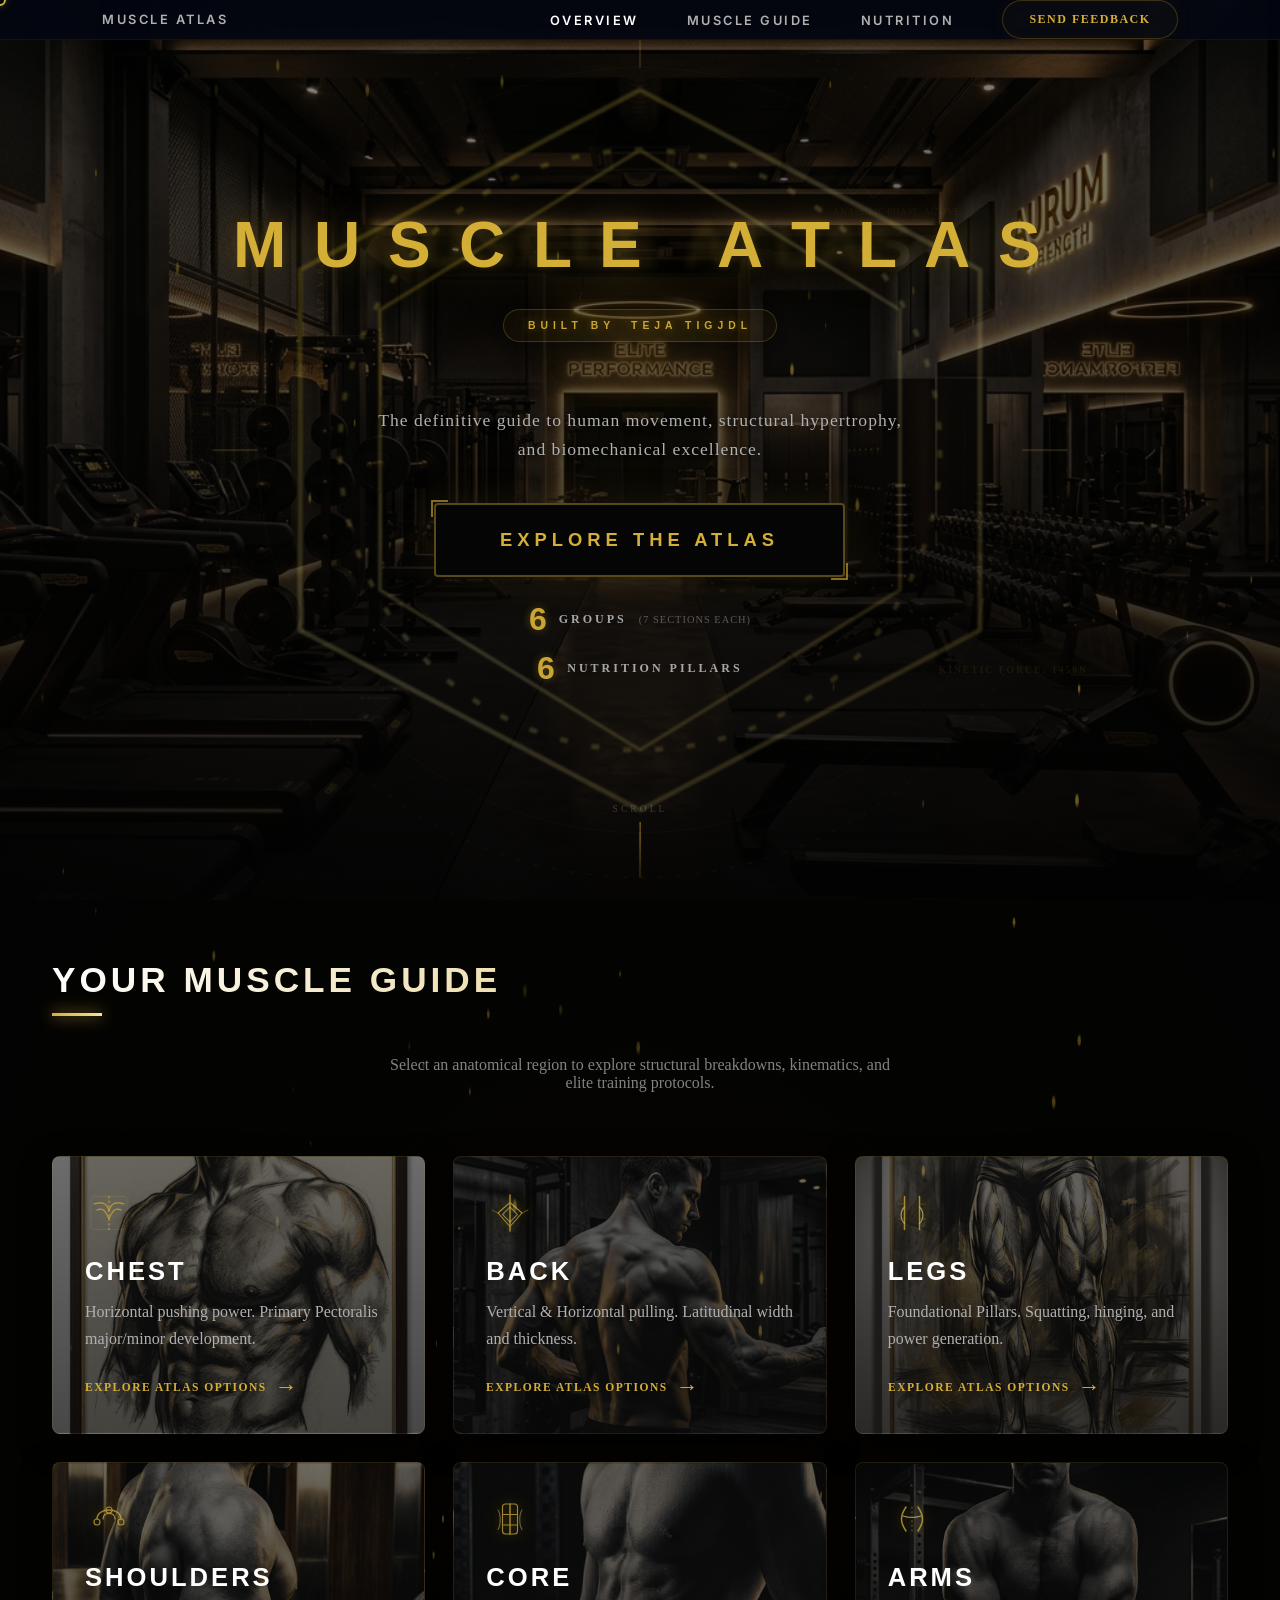
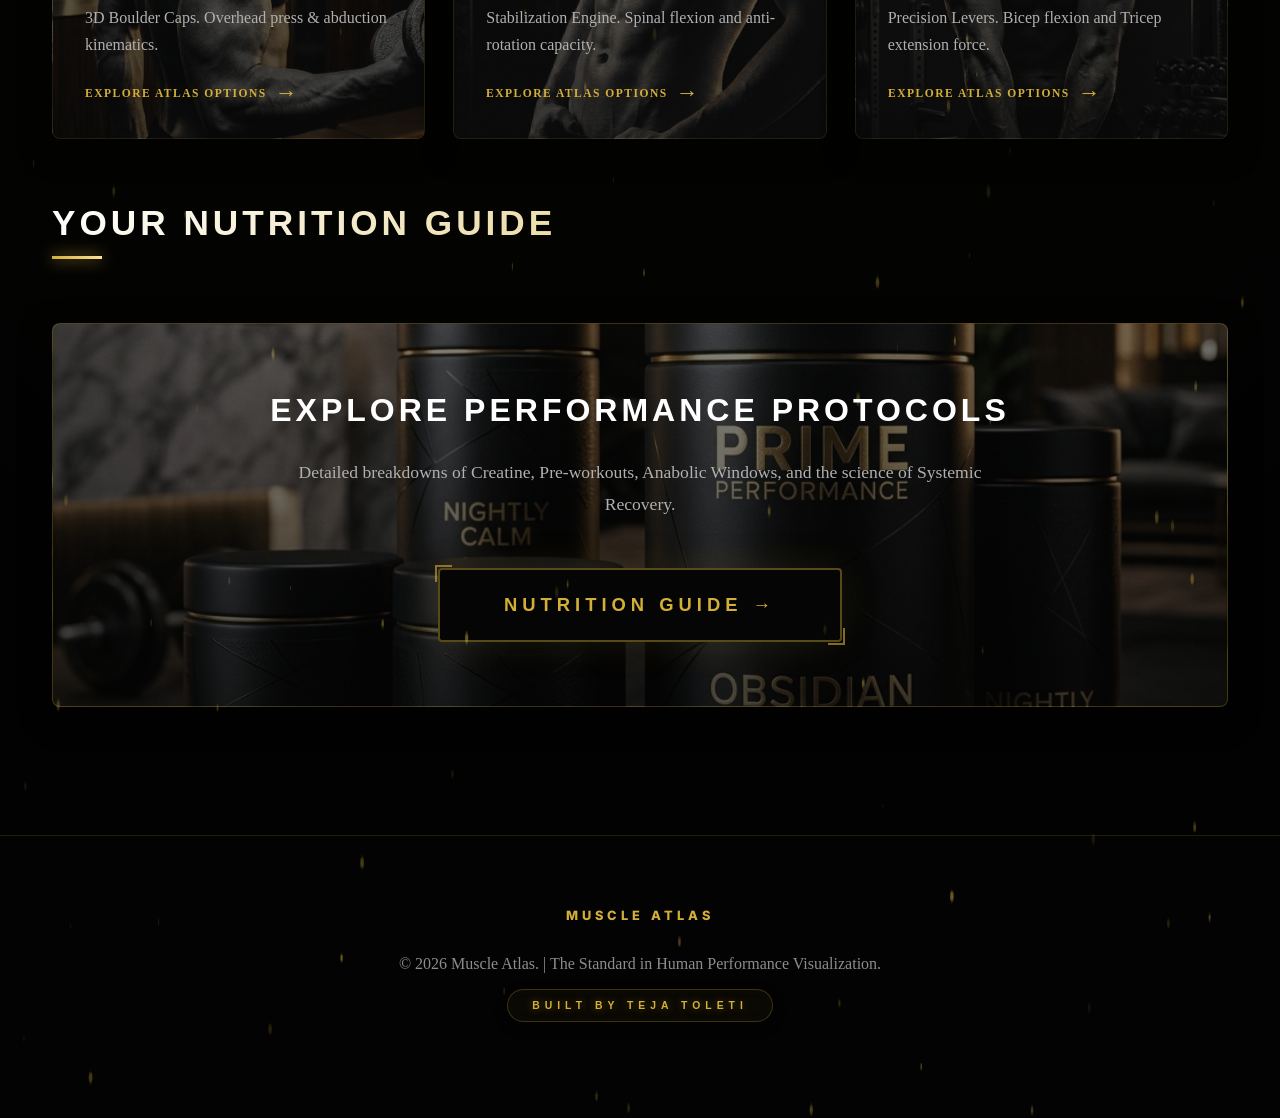
<file: index.html>
<!DOCTYPE html>
<html lang="en">
<head>
    <meta charset="UTF-8">
    <meta name="viewport" content="width=device-width, initial-scale=1.0">
    <title>Muscle Atlas | Premium Fitness Education</title>
    <meta name="description" content="Master your physique with Muscle Atlas. The definitive guide to muscle muscle, movement patterns, and science-backed training.">
    <link rel="stylesheet" href="css/style.css">
    <style>
        /* ═══════════════════════════════════
           HERO LAYOUT & INTERACTIVE BG
        ═══════════════════════════════════ */
        #hero {
            min-height: 100vh;
            display: flex;
            justify-content: center;
            align-items: center;
            position: relative;
            overflow: hidden;
            padding: 0;
        }

        /* ── MUSCLE ATLAS Professional Theme ── */
        .title-row {
            display: flex; align-items: center; justify-content: center;
            gap: 1.4rem; width: 100%; margin-bottom: 2rem;
            perspective: 2000px; transform-style: preserve-3d;
            transition: transform 0.6s cubic-bezier(0.23, 1, 0.32, 1);
        }

        .luxury-title {
            font-size: clamp(2.8rem, 5.5vw, 6.5rem);
            white-space: nowrap; font-weight: 900;
            letter-spacing: 12px; text-transform: uppercase;
            color: #d4af37 !important; /* Constant Gold */
            position: relative; display: inline-block;
            transform-style: preserve-3d;
            animation: initialFlip 1.4s cubic-bezier(0.22, 1, 0.36, 1) both;
            text-shadow: 0 0 10px rgba(212, 175, 55, 0.1);
        }

        .magic-letter {
            display: inline-block; position: relative;
            color: #d4af37 !important;
            transition: transform 0.8s cubic-bezier(0.175, 0.885, 0.32, 1.275);
            transform-style: preserve-3d;
        }

        .luxury-title:hover .magic-letter {
            transform: rotateY(360deg) scale(1.15) translateZ(40px);
        }

        /* ── EXPLORE BUTTON (High-Fidelity Magic) ── */
        .epic-btn {
            position: relative;
            display: inline-block;
            padding: 1.5rem 4rem;
            background: #050505 !important;
            color: #d4af37 !important;
            font-weight: 900; font-family: 'Outfit', sans-serif;
            font-size: 1.15rem; text-transform: uppercase;
            letter-spacing: 5px; border-radius: 4px;
            text-decoration: none;
            white-space: nowrap !important; /* Forces single line */
            transition: all 0.6s cubic-bezier(0.165, 0.84, 0.44, 1);
            border: 2px solid rgba(212, 175, 55, 0.4) !important; 
            box-shadow: 0 0 40px rgba(212, 175, 55, 0.1);
            z-index: 10;
            animation: ctaPowerFlip 1.2s 0.3s cubic-bezier(0.22, 1, 0.36, 1) both;
        }

        /* Diagnostic Brackets */
        .epic-btn::before, .epic-btn::after {
            content: '';
            position: absolute;
            width: 15px; height: 15px;
            border: 2px solid #d4af37;
            opacity: 0.6;
            transition: all 0.5s cubic-bezier(0.175, 0.885, 0.32, 1.275);
        }

        /* Top Left and Bottom Right */
        .epic-btn::before { top: -5px; left: -5px; border-right: 0; border-bottom: 0; }
        .epic-btn::after { bottom: -5px; right: -5px; border-left: 0; border-top: 0; }

        .epic-btn:hover {
            transform: translateY(-12px) scale(1.04);
            letter-spacing: 15px; /* Dramatic Physical Expansion */
            box-shadow: 0 0 100px rgba(212, 175, 55, 0.3), inset 0 0 20px rgba(212, 175, 55, 0.1);
            border-color: #d4af37 !important;
        }

        .epic-btn:hover::before { transform: translate(-10px, -10px) scale(1.3); opacity: 1; }
        .epic-btn:hover::after { transform: translate(10px, 10px) scale(1.3); opacity: 1; }

        @keyframes initialFlip {
            0%   { opacity: 0; transform: rotateX(-90deg) translateY(30px); }
            100% { opacity: 1; transform: rotateX(0deg) translateY(0); }
        }

        @keyframes ctaPowerFlip {
            0%   { opacity: 0; transform: rotateX(90deg) translateY(40px); }
            100% { opacity: 1; transform: rotateX(0deg) translateY(0); }
        }

        .btn-inner {
            display: inline-block;
            position: relative;
            z-index: 2;
        }

        .btn-parallax-text {
            display: inline-block;
            transition: transform 0.2s linear;
        }

        .btn-parallax-text {
            display: inline-block;
            transition: transform 0.2s linear;
        }

        @keyframes sheerSweep {
            0% { left: -100%; }
            20% { left: 200%; }
            100% { left: 200%; }
        }

        /* OVERRIDDEN */ .old-luxury-title {
            font-size: clamp(3.5rem, 7vw, 7.5rem);
            line-height: 1.05;
            letter-spacing: 2px;
            text-transform: uppercase;
            margin-bottom: 1.4rem;
            background: linear-gradient(to right, #C9A227 0%, #FFF3B0 25%, #FFD700 50%, #FFF3B0 75%, #C9A227 100%);
            background-size: 200% auto;
            -webkit-background-clip: text;
            background-clip: text;
            -webkit-text-fill-color: transparent;
            animation: textShine 8s linear infinite;
            filter: drop-shadow(0px 0px 15px rgba(255, 215, 0, 0.2));
            font-weight: 800;
        }

        @keyframes textShine {
            to {
                background-position: 200% center;
            }
        }
        
        /* ── CREATOR SIGNATURE (Luxury Style) ── */
        .magic-creator-tag {
            display: inline-flex;
            align-items: center;
            gap: 1rem;
            background: rgba(212, 175, 55, 0.04);
            border: 1px solid rgba(212, 175, 55, 0.25);
            padding: 10px 24px;
            border-radius: 40px;
            color: #d4af37 !important;
            font-size: 0.65rem;
            font-weight: 800;
            text-transform: uppercase;
            letter-spacing: 5px;
            text-decoration: none;
            backdrop-filter: blur(10px);
            -webkit-backdrop-filter: blur(10px);
            transition: all 0.6s cubic-bezier(0.165, 0.84, 0.44, 1);
            position: relative;
            overflow: hidden;
            margin-bottom: 2rem;
            box-shadow: 0 4px 15px rgba(0,0,0,0.2);
        }

        .magic-creator-tag::after {
            content: '';
            position: absolute;
            top: 0; left: -100%; width: 50%; height: 100%;
            background: linear-gradient(to right, transparent, rgba(255, 255, 255, 0.15), transparent);
            animation: tagShine 4s infinite cubic-bezier(0.445, 0.05, 0.55, 0.95);
        }

        @keyframes tagShine {
            0% { left: -100%; }
            20% { left: 200%; }
            100% { left: 200%; }
        }

        .magic-creator-tag:hover {
            transform: translateY(-5px);
            letter-spacing: 7px;
            border-color: #d4af37;
            background: rgba(212, 175, 55, 0.08);
            box-shadow: 0 10px 30px rgba(212, 175, 55, 0.15);
        }

        .sparkle {
            width: 4px; height: 4px;
            background: #d4af37;
            border-radius: 50%;
            box-shadow: 0 0 10px #d4af37;
            transition: all 0.5s;
        }

        .magic-creator-tag:hover .sparkle {
            transform: scale(1.5);
            box-shadow: 0 0 20px #d4af37;
        }

        /* ── Center content ── */
        .hero-center {
            z-index: 5;
            text-align: center;
            padding: 0 2vw;
            max-width: 600px;
        }

        .hero-center h1 {
            font-size: clamp(2.8rem, 5vw, 6.5rem);
            line-height: 1.0;
            letter-spacing: 5px;
            text-transform: uppercase;
            margin-bottom: 1.4rem;
        }

        .hero-center p {
            font-size: clamp(0.95rem, 1.2vw, 1.15rem);
            color: var(--text-secondary);
            line-height: 1.85;
            max-width: 500px;
            margin: 0 auto 2.4rem;
        }

        /* Stat bar under CTA */
        .hero-stats {
            display: flex;
            gap: 2.5rem;
            justify-content: center;
            margin-top: 3rem;
        }

        .hero-stat {
            text-align: center;
        }

        .hero-stat-num {
            font-size: 1.8rem;
            font-weight: 800;
            font-family: 'Outfit', sans-serif;
            background: linear-gradient(135deg, var(--accent-color), #FFF3B0);
            -webkit-background-clip: text;
            -webkit-text-fill-color: transparent;
            background-clip: text;
            display: block;
        }

        .hero-stat-lbl {
            font-size: 0.65rem;
            letter-spacing: 2px;
            color: var(--text-muted);
            text-transform: uppercase;
        }

        /* Scroll indicator */
        .scroll-hint {
            position: absolute;
            bottom: 28px;
            left: 50%;
            transform: translateX(-50%);
            display: flex;
            flex-direction: column;
            align-items: center;
            gap: 8px;
            color: rgba(255,255,255,0.2);
            font-size: 0.6rem;
            letter-spacing: 3px;
            text-transform: uppercase;
            z-index: 10;
        }

        .scroll-hint-line {
            width: 1px;
            height: 50px;
            background: linear-gradient(to bottom, rgba(201, 162, 39, 0.8), transparent);
            animation: scrollPulse 2s ease-in-out infinite;
        }

        @keyframes scrollPulse {
            0%, 100% { opacity: 0.3; transform: scaleY(1); }
            50%       { opacity: 0.9; transform: scaleY(1.15); }
        }

        /* ── Cards ─────────────────────────── */
        #atlas .glass-card:nth-child(1) { --delay: 0.05s; }
        #atlas .glass-card:nth-child(2) { --delay: 0.12s; }
        #atlas .glass-card:nth-child(3) { --delay: 0.19s; }
        #atlas .glass-card:nth-child(4) { --delay: 0.26s; }
        #atlas .glass-card:nth-child(5) { --delay: 0.33s; }
        #atlas .glass-card:nth-child(6) { --delay: 0.40s; }
        .card-cta { margin-top: auto; padding-top: 1.4rem; font-weight: 700; font-size: 0.72rem;
            display: flex; align-items: center; gap: 0.5rem; color: var(--accent-color);
            text-transform: uppercase; letter-spacing: 1.5px; transition: var(--transition-fast); }
        .glass-card:hover .card-cta { gap: 0.9rem; color: var(--highlight-gold); text-shadow: 0 0 10px rgba(255,243,176,0.3); }
        .card-cta span { font-size: 1.1rem; }
        #atlas .glass-card { display: flex; flex-direction: column; }
        #atlas .glass-card p { flex: 1; }

        /* Mobile Responsiveness Polish */
        @media (max-width: 900px) {
            #hero { padding-top: var(--nav-height); }
            .hero-center { padding: 2rem 5%; }
            .luxury-title { 
                white-space: normal !important; 
                letter-spacing: 6px !important; 
                font-size: clamp(2rem, 8vw, 3rem) !important;
                line-height: 1.2;
            }
            .title-row { flex-wrap: wrap; text-align: center; justify-content: center; }
            .title-ornament { display: none; } /* Hide horizontal decorators that break mobile flow */
            
            #magic-title {
                display: flex;
                flex-direction: column;
                align-items: center;
                gap: 0.2rem;
            }
            
            .title-spacer { display: none !important; } /* Eliminate the horizontal spacer on mobile */
            
            .epic-btn { 
                padding: 1rem 2rem !important; 
                font-size: 0.9rem !important;
                letter-spacing: 3px !important;
                white-space: normal !important;
            }
            .hero-stats { flex-wrap: wrap; gap: 1.5rem; }
        }
    </style>
</head>

<body>
    <canvas id="gravity-canvas"></canvas>
    <!-- Background depth system -->
    <div class="bg-visuals" aria-hidden="true"></div>
    <div class="bg-ambient-glow" aria-hidden="true"></div>
    <div class="ambient-lighting" aria-hidden="true"></div>
    
    <!-- Global Cinematic Magic Canvas (Automated by cinematic.js) -->

    <nav>
        <a href="index.html" class="logo">MUSCLE ATLAS</a>
        <ul class="nav-links">
            <li><a href="index.html" class="nav-link active">Overview</a></li>
            <li><a href="index.html#atlas" class="nav-link">Muscle Guide</a></li>
            <li><a href="nutrition.html" class="nav-link">Nutrition</a></li>
            <li><a href="mailto:tejatoleti12@gmail.com?subject=Muscle%20Atlas%20Feedback" id="feedback-btn" class="btn btn-pill-glow">Send Feedback</a></li>
        </ul>
    </nav>

    <header id="hero" style="background: linear-gradient(rgba(2, 2, 2, 0.45) 0%, rgba(2, 2, 2, 0.95) 100%), url('assets/hero_bg.png'); background-size: cover; background-position: center; background-attachment: fixed;">
    
        
        
        <!-- Localized Center-Emitter Canvas -->
        
        

        
        
        
        <!-- Technical Biomechanical Data Graphics -->
        <div class="hero-tech-ornaments" style="position: absolute; inset: 0; pointer-events: none; opacity: 0.15; z-index: 1; overflow: hidden;">
            <!-- Circular Tech Grid -->
            <svg viewBox="0 0 200 200" style="position:absolute; top:50%; left:50%; width:900px; height:900px; transform:translate(-50%,-50%); animation: slowSpin 80s linear infinite;">
                <circle cx="100" cy="100" r="95" fill="none" stroke="#d4af37" stroke-width="0.1" stroke-dasharray="1 3"/>
                <circle cx="100" cy="100" r="85" fill="none" stroke="#d4af37" stroke-width="0.05"/>
                <path d="M100,5 L100,15 M195,100 L185,100 M100,195 L100,185 M5,100 L15,100" stroke="#d4af37" stroke-width="0.5"/>
            </svg>
            
            <!-- Floating Data Labels -->
            <div style="position:absolute; top:35%; left:20%; color:var(--accent-color); font-size:0.6rem; letter-spacing:2px; font-weight:700; transform:rotate(-90deg); opacity:0.6;">DENSITY MAP: V-0.8</div>
            <div style="position:absolute; bottom:25%; right:15%; color:var(--accent-color); font-size:0.6rem; letter-spacing:2px; font-weight:700; opacity:0.6;">KINETIC FORCE: 1450N</div>
            <div style="position:absolute; top:20%; right:25%; color:var(--accent-color); font-size:10px; opacity:0.4;">
                <svg width="60" height="20">
                    <path d="M0,10 L10,2 L20,15 L30,5 L40,18 L50,10" fill="none" stroke="currentColor" stroke-width="1"/>
                </svg>
                <div style="margin-top:4px;">ANABOLIC PHASE: ACTIVE</div>
            </div>
        </div>

        <div class="hero-glass-core" style="position:absolute; top:50%; left:50%; width:100%; height:100%; max-width:800px; max-height:800px; transform:translate(-50%,-50%); pointer-events:none; z-index:0; opacity:0.18; filter: blur(1px) drop-shadow(0 0 20px rgba(212, 175, 55, 0.1)); overflow: hidden;">
            <!-- Intense ambient sub-glow -->
            <div style="position:absolute; top:50%; left:50%; width:300px; height:300px; transform:translate(-50%,-50%); background:radial-gradient(circle, rgba(201,162,39,0.15) 0%, transparent 70%); border-radius:50%; animation: pulseCore 4s infinite alternate;"></div>
            
            <svg viewBox="0 0 200 200" width="100%" height="100%" style="animation: slowSpin 40s linear infinite;">
                <defs>
                    <linearGradient id="goldGradCore" x1="0%" y1="0%" x2="100%" y2="100%">
                        <stop offset="0%" stop-color="#FFD700" />
                        <stop offset="50%" stop-color="#FFF3B0" />
                        <stop offset="100%" stop-color="#C9A227" />
                    </linearGradient>
                </defs>
                <polygon points="100,10 185,55 185,145 100,190 15,145 15,55" fill="none" stroke="url(#goldGradCore)" stroke-width="1.2"/>
                <circle cx="100" cy="100" r="75" fill="none" stroke="url(#goldGradCore)" stroke-width="1.2" stroke-dasharray="2 6"/>
                <polygon points="100,25 165,65 165,135 100,175 35,135 35,65" fill="none" stroke="url(#goldGradCore)" stroke-width="0.9" style="animation: reverseSpin 50s linear infinite; transform-origin: 100px 100px;"/>
            </svg>
            <style>
                @keyframes slowSpin { from { transform: rotate(0deg); } to { transform: rotate(360deg); } }
                @keyframes reverseSpin { from { transform: rotate(360deg); } to { transform: rotate(0deg); } }
                @keyframes pulseCore { from { transform: translate(-50%,-50%) scale(1); opacity: 0.5; } to { transform: translate(-50%,-50%) scale(1.3); opacity: 0.9; } }
            </style>
        </div>
        



        
        
        
        

        <div class="hero-center" style="z-index: 10; position: relative;">
            <div class="title-row">
                <div class="title-ornament">
                    <div class="ornament-line"></div>
                    <div class="ornament-diamond"></div>
                </div>
                <h1 id="magic-title" class="luxury-title" data-text="MUSCLE ATLAS" style="margin-bottom:0;">
                    <span style="display: inline-block; white-space: nowrap;">
                        <span class="magic-letter" style="--i:0">M</span>
                        <span class="magic-letter" style="--i:1">U</span>
                        <span class="magic-letter" style="--i:2">S</span>
                        <span class="magic-letter" style="--i:3">C</span>
                        <span class="magic-letter" style="--i:4">L</span>
                        <span class="magic-letter" style="--i:5">E</span>
                    </span>
                    <span class="title-spacer" style="margin-right: 1.5rem; display: inline-block;"></span> 
                    <span style="display: inline-block; white-space: nowrap;">
                        <span class="magic-letter" style="--i:6">A</span>
                        <span class="magic-letter" style="--i:7">T</span>
                        <span class="magic-letter" style="--i:8">L</span>
                        <span class="magic-letter" style="--i:9">A</span>
                        <span class="magic-letter" style="--i:10">S</span>
                    </span>
                </h1>
                <div class="title-ornament">
                    <div class="ornament-diamond"></div>
                    <div class="ornament-line"></div>
                </div>
            </div>
            <div style="margin-bottom: 2rem; opacity: 0.95; position: relative; display: inline-block;">
                <div class="hero-creator-aura"></div>
                <span class="magic-creator-tag hero-tag">
                    <span class="sparkle star-1"></span>
                    <span class="sparkle star-2"></span>
                    Built by <span id="hero-creator-name">Teja Toleti</span>
                    <span class="sparkle star-3"></span>
                </span>
            </div>
            <p class="hero-sub" style="color: var(--text-secondary); font-size: 1.1rem; line-height: 1.6; max-width: 600px; margin: 0 auto; margin-bottom: 2.5rem; letter-spacing: 1px; font-weight:500; text-shadow: 0 2px 4px rgba(0,0,0,0.5);">
                The definitive guide to human movement, structural hypertrophy, and biomechanical excellence.
            </p>
            <div style="display:flex; justify-content:center; gap:1.5rem; margin-top:2rem;">
                <a href="#atlas" class="epic-btn intro-blink-box">
                    <span class="btn-inner">Explore The Atlas</span>
                </a>
            </div>
            
            <div class="hero-stats refined-matrix">
                <div class="matrix-item">
                    <span class="matrix-num fleet-num" data-final="6">6</span>
                    <span class="matrix-lbl">Groups <span class="sub-detail">(7 Sections each)</span></span>
                </div>
                
                <div class="matrix-item">
                    <span class="matrix-num fleet-num" data-final="6">6</span>
                    <span class="matrix-lbl">Nutrition Pillars</span>
                </div>
            </div>
        </div>

        <div class="scroll-hint">
            <span>Scroll</span>
            <div class="scroll-hint-line"></div>
        </div>
    </header>

    <section id="atlas" class="container">
        <div style="text-align: center; margin-bottom: 4rem;">
            <h2 class="section-title" style="letter-spacing: 4px;">YOUR MUSCLE GUIDE</h2>
            <p style="color: var(--text-muted); max-width: 500px; margin: 0 auto;">Select an anatomical region to explore structural breakdowns, kinematics, and elite training protocols.</p>
        </div>

        <div class="grid-cols-3">
            <!-- 1. Chest -->
            <a href="muscles/chest.html" style="text-decoration:none;">
                <div class="glass-card card-chest">
                    <div class="muscle-icon"><svg viewBox="0 0 64 64" fill="none" stroke="currentColor" stroke-width="1.5" stroke-linecap="round" stroke-linejoin="round">
                            <path d="M32 10 L32 54" stroke-dasharray="2 4"/>
                            <path d="M12 20 C24 16, 30 20, 32 30 C34 20, 40 16, 52 20" />
                            <path d="M16 28 C24 24, 28 30, 32 40 C36 30, 40 24, 48 28" />
                            <rect x="8" y="10" width="48" height="44" rx="4" stroke-width="0.5" stroke="var(--highlight-gold)" opacity="0.3"/>
                        </svg></div>
                    <h3>Chest</h3>
                    <p style="margin-bottom:0;">Horizontal pushing power. Primary Pectoralis major/minor development.</p>
                    <div class="card-cta magic-btn">Explore Atlas Options <span style="font-size:1.4rem;">→</span></div>
                </div>
            </a>

            <!-- 2. Back -->
            <a href="muscles/back.html" style="text-decoration:none;">
                <div class="glass-card card-back">
                    <div class="muscle-icon"><svg viewBox="0 0 64 64" fill="none" stroke="currentColor" stroke-width="1.5" stroke-linecap="round" stroke-linejoin="round">
                            <path d="M32 8 L32 56" stroke-width="2"/>
                            <path d="M32 18 L16 32 L32 50 L48 32 Z" />
                            <path d="M32 24 L22 34 L32 44 L42 34 Z" stroke="var(--highlight-gold)" opacity="0.6"/>
                            <line x1="16" y1="32" x2="8" y2="28" opacity="0.5"/><line x1="48" y1="32" x2="56" y2="28" opacity="0.5"/>
                        </svg></div>
                    <h3>Back</h3>
                    <p style="margin-bottom:0;">Vertical & Horizontal pulling. Latitudinal width and thickness.</p>
                    <div class="card-cta magic-btn">Explore Atlas Options <span style="font-size:1.4rem;">→</span></div>
                </div>
            </a>

            <!-- 3. Legs -->
            <a href="muscles/legs.html" style="text-decoration:none;">
                <div class="glass-card card-legs">
                    <div class="muscle-icon"><svg viewBox="0 0 64 64" fill="none" stroke="currentColor" stroke-width="1.5" stroke-linecap="round" stroke-linejoin="round">
                            <path d="M22 10 L22 54 M42 10 L42 54" stroke-width="2"/>
                            <path d="M22 24 C16 30, 16 40, 22 46 M42 24 C48 30, 48 40, 42 46" stroke="var(--highlight-gold)" opacity="0.8"/>
                            <path d="M14 20 L22 20 M50 20 L42 20 M14 40 L22 40 M50 40 L42 40" opacity="0.3"/>
                        </svg></div>
                    <h3>Legs</h3>
                    <p style="margin-bottom:0;">Foundational Pillars. Squatting, hinging, and power generation.</p>
                    <div class="card-cta magic-btn">Explore Atlas Options <span style="font-size:1.4rem;">→</span></div>
                </div>
            </a>

            <!-- 4. Shoulders -->
            <a href="muscles/shoulders.html" style="text-decoration:none;">
                <div class="glass-card card-shoulders">
                    <div class="muscle-icon"><svg viewBox="0 0 64 64" fill="none" stroke="currentColor" stroke-width="1.5" stroke-linecap="round" stroke-linejoin="round">
                            <path d="M16 32 C16 16, 48 16, 48 32" stroke-width="2"/>
                            <path d="M24 32 C24 22, 40 22, 40 32" stroke="var(--highlight-gold)" opacity="0.8"/>
                            <circle cx="16" cy="36" r="4"/><circle cx="48" cy="36" r="4"/><circle cx="32" cy="20" r="4"/>
                        </svg></div>
                    <h3>Shoulders</h3>
                    <p style="margin-bottom:0;">3D Boulder Caps. Overhead press & abduction kinematics.</p>
                    <div class="card-cta magic-btn">Explore Atlas Options <span style="font-size:1.4rem;">→</span></div>
                </div>
            </a>

            <!-- 5. Core -->
            <a href="muscles/core.html" style="text-decoration:none;">
                <div class="glass-card card-core">
                    <div class="muscle-icon"><svg viewBox="0 0 64 64" fill="none" stroke="currentColor" stroke-width="1.5" stroke-linecap="round" stroke-linejoin="round">
                            <rect x="22" y="12" width="20" height="40" rx="4"/>
                            <line x1="32" y1="12" x2="32" y2="52" stroke-width="2"/>
                            <line x1="22" y1="26" x2="42" y2="26"/><line x1="22" y1="40" x2="42" y2="40"/>
                            <path d="M16 20 C20 26, 20 40, 16 46 M48 20 C44 26, 44 40, 48 46" stroke="var(--highlight-gold)" opacity="0.5"/>
                        </svg></div>
                    <h3>Core</h3>
                    <p style="margin-bottom:0;">Stabilization Engine. Spinal flexion and anti-rotation capacity.</p>
                    <div class="card-cta magic-btn">Explore Atlas Options <span style="font-size:1.4rem;">→</span></div>
                </div>
            </a>

            <!-- 6. Arms -->
            <a href="muscles/arms.html" style="text-decoration:none;">
                <div class="glass-card card-arms">
                    <div class="muscle-icon"><svg viewBox="0 0 64 64" fill="none" stroke="currentColor" stroke-width="1.5" stroke-linecap="round" stroke-linejoin="round">
                            <path d="M24 16 C16 28, 16 36, 24 48 M40 16 C48 28, 48 36, 40 48" stroke-width="2"/>
                            <path d="M20 28 Q32 32 44 28" stroke="var(--highlight-gold)" opacity="0.8"/>
                            <line x1="32" y1="16" x2="32" y2="48" stroke-dasharray="2 4" opacity="0.5"/>
                        </svg></div>
                    <h3>Arms</h3>
                    <p style="margin-bottom:0;">Precision Levers. Bicep flexion and Tricep extension force.</p>
                    <div class="card-cta magic-btn">Explore Atlas Options <span style="font-size:1.4rem;">→</span></div>
                </div>
            </a>
        </div>
    </section>

    <!-- Standalone Nutrition Section -->
    <section id="nutrition" class="container content-section" style="margin-top: 4rem; margin-bottom: 6rem;">
        <div style="text-align: center; margin-bottom: 4rem;">
            <h2 class="section-title intro-blink-text" style="letter-spacing: 4px;">YOUR NUTRITION GUIDE</h2>
        </div>

        <a href="nutrition.html" style="text-decoration:none;">
            <div class="glass-card card-nutrition" style="padding: 4rem; text-align: center; border: 1px solid rgba(212, 175, 55, 0.25); position: relative; overflow: hidden;">
                <div style="position:relative; z-index:1;">
                    <h3 style="font-size: clamp(1.4rem, 5vw, 2rem); color: var(--text-primary); margin-bottom: 1.5rem; letter-spacing: clamp(1px, 2vw, 4px); line-height: 1.4;">EXPLORE PERFORMANCE PROTOCOLS</h3>
                    <p style="color: var(--text-secondary); max-width: 700px; margin: 0 auto; line-height: 1.8; font-size: clamp(0.95rem, 3vw, 1.1rem); margin-bottom: 3rem;">
                        Detailed breakdowns of Creatine, Pre-workouts, Anabolic Windows, and the science of Systemic Recovery.
                    </p>
                    <div id="nutrition-btn" class="epic-btn intro-blink-box">
                        <span class="btn-inner">Nutrition Guide →</span>
                    </div>
                </div>
            </div>
        </a>
    </section>
    


        <footer style="text-align: center; padding: 4rem 0; border-top: 1px solid rgba(212, 175, 55, 0.15); background: rgba(5,5,5,0.4); margin-top: 8rem;">
        <div class="logo" style="margin-bottom: 1.5rem; letter-spacing: 4px; font-weight: 800; color: var(--accent-color);">MUSCLE ATLAS</div>
        <p style="margin-bottom: 1rem; color: var(--text-secondary); opacity: 0.8;">&copy; 2026 Muscle Atlas. | The Standard in Human Performance Visualization.</p>
        <a href="index.html" class="magic-creator-tag">
            <span class="sparkle star-1"></span>
            <span class="sparkle star-2"></span>
            <span class="sparkle star-3"></span>
            Built by Teja Toleti
        </a>
    </footer>

    <!-- Static Navigation Elements -->
    <div class="cinematic-atlas-ring"></div>
    <div class="page-sweep"></div>
    
    <script src="js/main.js"></script>
    <script src="js/dots.js"></script>
</body>

</html>
</file>
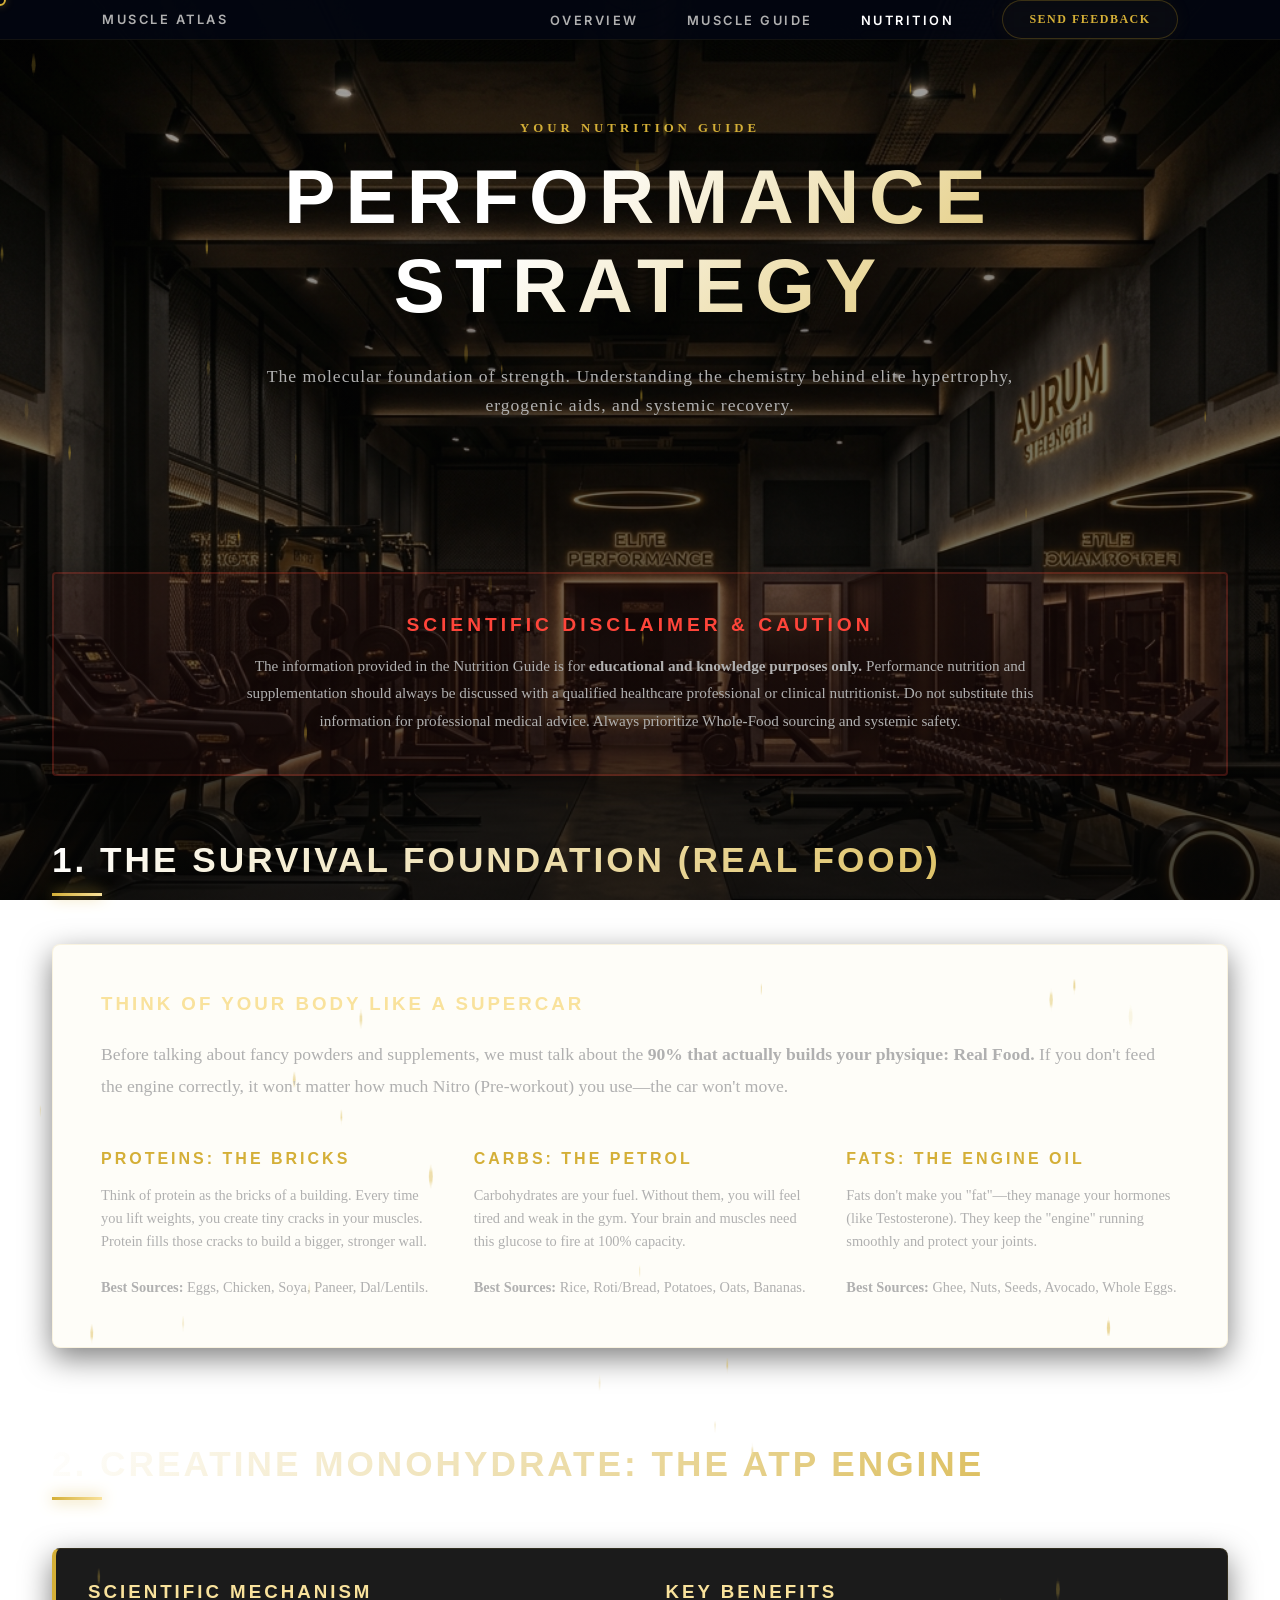
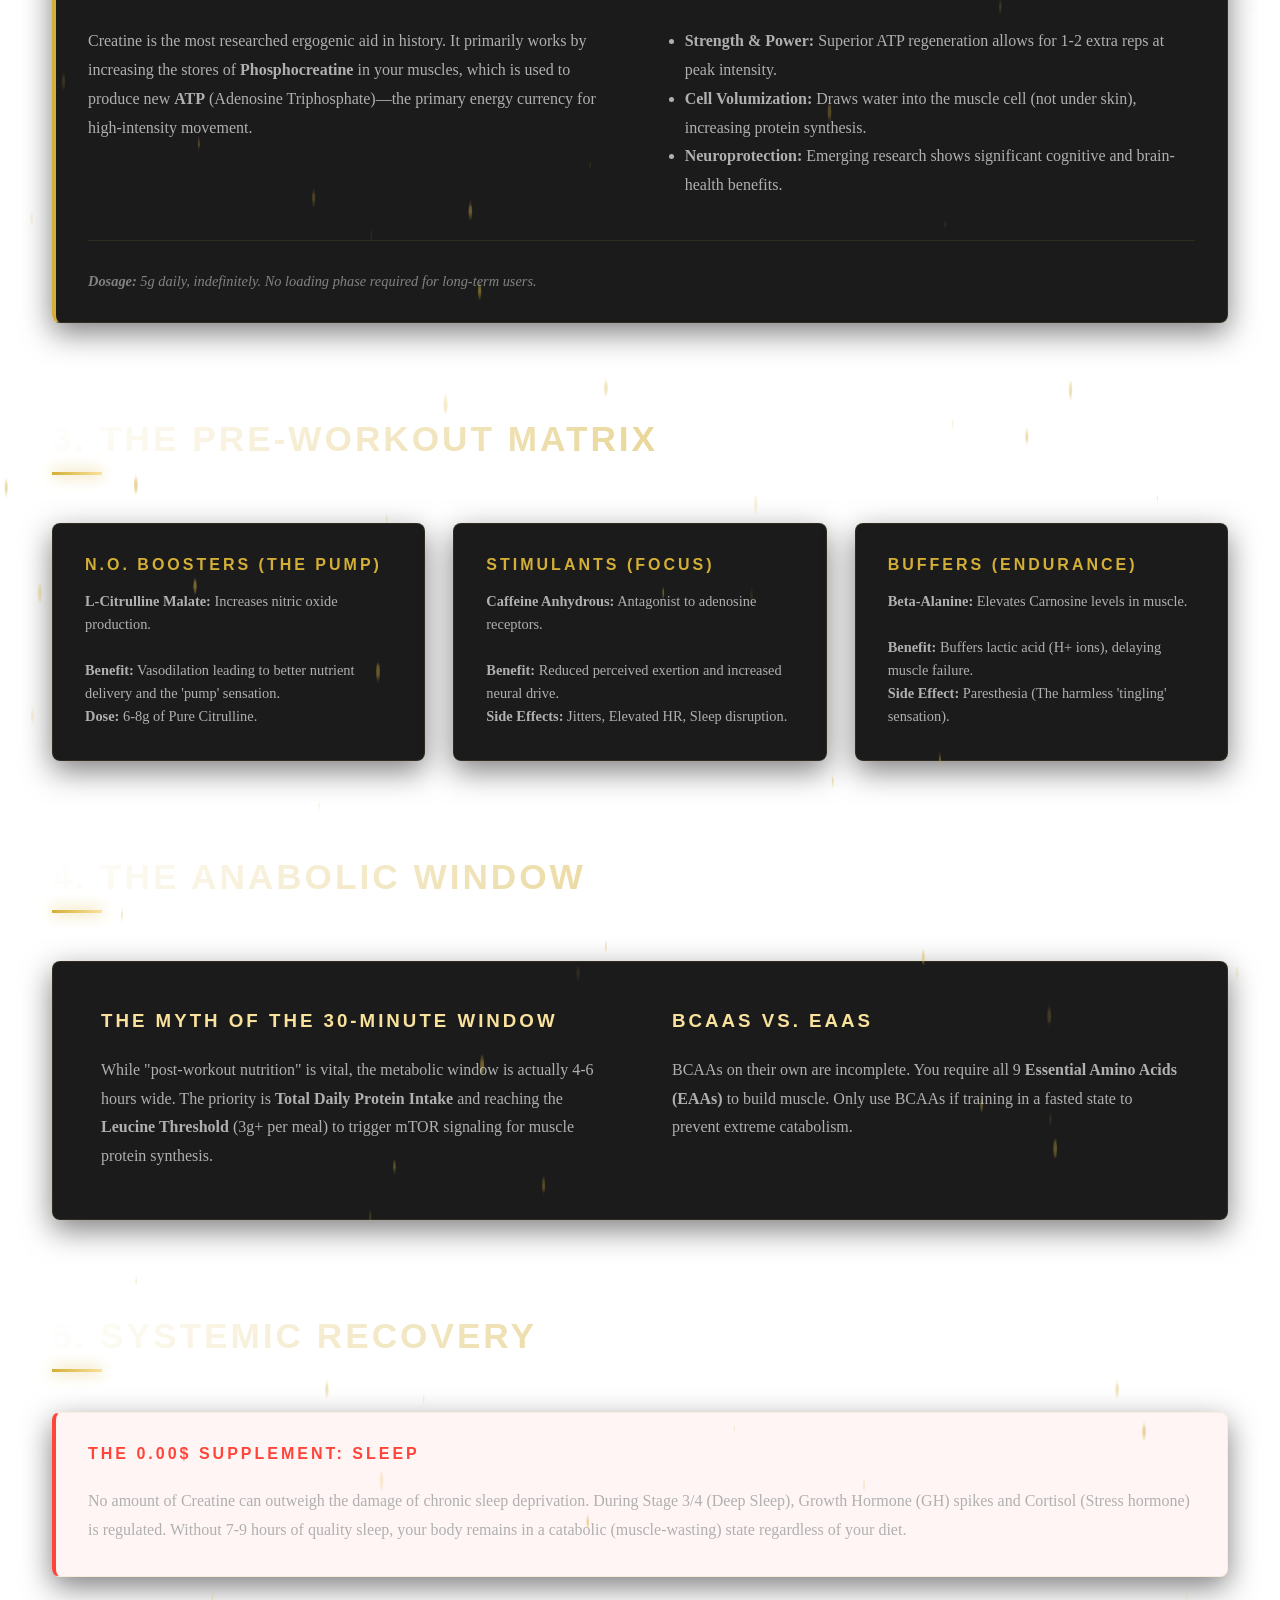
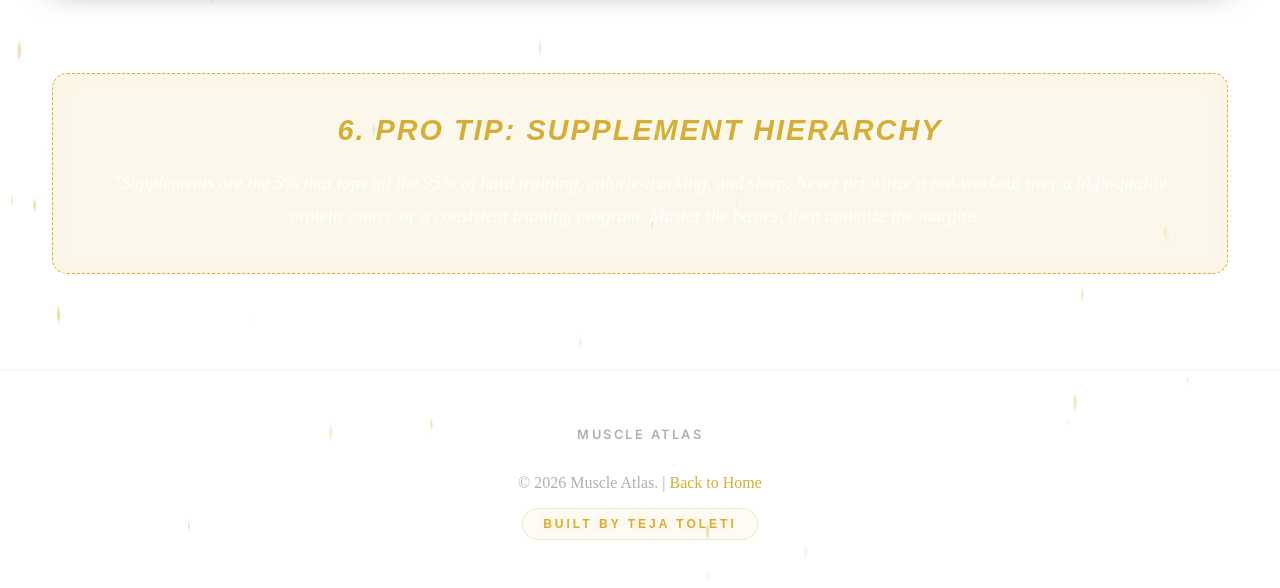
<file: nutrition.html>
<!DOCTYPE html>
<html lang="en">
<head>
    <meta charset="UTF-8">
    <meta name="viewport" content="width=device-width, initial-scale=1.0">
    <title>Nutrition Guide | Performance Supplements & Nutrition</title>
    <link rel="stylesheet" href="css/style.css">
</head>
<body style="background: linear-gradient(rgba(5, 5, 5, 0.35), rgba(5, 5, 5, 0.75)), url('assets/hero_bg.png'); background-attachment: fixed; background-size: cover;">
    <canvas id="gravity-canvas"></canvas>
    <nav>
        <a href="index.html" class="logo">MUSCLE ATLAS</a>
        <ul class="nav-links">
            <li><a href="index.html" class="nav-link">Overview</a></li>
            <li><a href="index.html#atlas" class="nav-link">Muscle Guide</a></li>
            <li><a href="nutrition.html" class="nav-link active">Nutrition</a></li>
            <li><a href="mailto:tejatoleti12@gmail.com?subject=Muscle%20Atlas%20Feedback" id="feedback-btn" class="btn btn-pill-glow">Send Feedback</a></li>
        </ul>
    </nav>

    <header class="muscle-hero" style="background: transparent; height: 60vh; display: flex; align-items: center; justify-content: center; text-align: center; position: relative;">
        <div class="container content-section" style="position:relative; z-index:1;">
            <p style="color:var(--accent-color); font-weight:700; letter-spacing:4px; font-size:0.8rem; text-transform:uppercase; margin-bottom:1rem;">YOUR NUTRITION GUIDE</p>
            <h1 style="font-size:clamp(2.5rem,6vw,5rem); color: var(--text-primary); letter-spacing: 10px; margin-bottom: 2rem;">PERFORMANCE STRATEGY</h1>
            <p style="color:var(--text-secondary); font-weight:500; letter-spacing:1px; font-size:1.1rem; max-width: 750px; margin: 0 auto; line-height: 1.6;">
                The molecular foundation of strength. Understanding the chemistry behind elite hypertrophy, ergogenic aids, and systemic recovery.
            </p>
        </div>
    </header>

    <section class="container" style="margin-top: 2rem;">
        
        <!-- 0. KNOWLEDGE & SAFETY PROTOCOL (Cautionary Phase) -->
        <div class="content-section" style="margin-bottom: 4rem;">
            <div class="glass-card" style="background: rgba(255, 69, 58, 0.05); border: 2px solid rgba(255, 69, 58, 0.2); border-radius: 4px; padding: 2.5rem; text-align: center;">
                <h2 style="color: #ff453a; font-size: 1.2rem; letter-spacing: 4px; margin-bottom: 1rem;">SCIENTIFIC DISCLAIMER & CAUTION</h2>
                <p style="color: var(--text-secondary); max-width: 800px; margin: 0 auto; line-height: 1.8; font-size: 0.95rem;">
                    The information provided in the Nutrition Guide is for <strong>educational and knowledge purposes only.</strong> Performance nutrition and supplementation should always be discussed with a qualified healthcare professional or clinical nutritionist. Do not substitute this information for professional medical advice. Always prioritize Whole-Food sourcing and systemic safety.
                </p>
            </div>
        </div>

        <!-- 1. The Real Food Foundation (Updated numbering) -->
        <div class="content-section" style="margin-bottom: 6rem;">
            <h2 class="section-title" style="text-align: left; color: var(--text-primary); margin-bottom: 3rem;">1. THE SURVIVAL FOUNDATION (REAL FOOD)</h2>
            <div class="glass-card" style="padding: 3rem; background: rgba(212, 175, 55, 0.03);">
                <div style="margin-bottom: 3rem;">
                    <h3 style="color: var(--highlight-gold); margin-bottom: 1.5rem;">Think of your Body like a Supercar</h3>
                    <p style="color: var(--text-secondary); line-height: 1.8; font-size: 1.1rem;">
                        Before talking about fancy powders and supplements, we must talk about the <strong>90% that actually builds your physique: Real Food.</strong> If you don't feed the engine correctly, it won't matter how much Nitro (Pre-workout) you use—the car won't move.
                    </p>
                </div>

                <div class="grid-cols-3" style="gap: 2.5rem;">
                    <div>
                        <h4 style="color: var(--accent-color); margin-bottom: 1rem;">Proteins: The Bricks</h4>
                        <p style="color: var(--text-secondary); font-size: 0.9rem; line-height: 1.6;">
                            Think of protein as the bricks of a building. Every time you lift weights, you create tiny cracks in your muscles. Protein fills those cracks to build a bigger, stronger wall.<br><br>
                            <strong>Best Sources:</strong> Eggs, Chicken, Soya, Paneer, Dal/Lentils.
                        </p>
                    </div>
                    <div>
                        <h4 style="color: var(--accent-color); margin-bottom: 1rem;">Carbs: The Petrol</h4>
                        <p style="color: var(--text-secondary); font-size: 0.9rem; line-height: 1.6;">
                            Carbohydrates are your fuel. Without them, you will feel tired and weak in the gym. Your brain and muscles need this glucose to fire at 100% capacity.<br><br>
                            <strong>Best Sources:</strong> Rice, Roti/Bread, Potatoes, Oats, Bananas.
                        </p>
                    </div>
                    <div>
                        <h4 style="color: var(--accent-color); margin-bottom: 1rem;">Fats: The Engine Oil</h4>
                        <p style="color: var(--text-secondary); font-size: 0.9rem; line-height: 1.6;">
                            Fats don't make you "fat"—they manage your hormones (like Testosterone). They keep the "engine" running smoothly and protect your joints.<br><br>
                            <strong>Best Sources:</strong> Ghee, Nuts, Seeds, Avocado, Whole Eggs.
                        </p>
                    </div>
                </div>
            </div>
        </div>

        <!-- 2. Creatine Monohydrate -->
        <div class="content-section" style="margin-bottom: 6rem;">
            <h2 class="section-title" style="text-align: left; color: var(--text-primary); margin-bottom: 3rem;">2. CREATINE MONOHYDRATE: THE ATP ENGINE</h2>
            <div class="glass-card" style="border-left: 4px solid var(--accent-color);">
                <div class="grid-cols-2" style="gap: 3rem;">
                    <div>
                        <h3 style="color: var(--highlight-gold); margin-bottom: 1.5rem;">Scientific Mechanism</h3>
                        <p style="color: var(--text-secondary); line-height: 1.8; font-size: 1rem;">
                            Creatine is the most researched ergogenic aid in history. It primarily works by increasing the stores of <strong>Phosphocreatine</strong> in your muscles, which is used to produce new <strong>ATP</strong> (Adenosine Triphosphate)—the primary energy currency for high-intensity movement.
                        </p>
                    </div>
                    <div>
                        <h3 style="color: var(--highlight-gold); margin-bottom: 1.5rem;">Key Benefits</h3>
                        <ul style="color: var(--text-secondary); line-height: 1.8; padding-left: 1.2rem;">
                            <li><strong>Strength & Power:</strong> Superior ATP regeneration allows for 1-2 extra reps at peak intensity.</li>
                            <li><strong>Cell Volumization:</strong> Draws water into the muscle cell (not under skin), increasing protein synthesis.</li>
                            <li><strong>Neuroprotection:</strong> Emerging research shows significant cognitive and brain-health benefits.</li>
                        </ul>
                    </div>
                </div>
                <div style="margin-top: 2.5rem; padding-top: 2rem; border-top: 1px solid rgba(212, 175, 55, 0.1);">
                    <p style="color: var(--text-muted); font-size: 0.9rem; font-style: italic;">
                        <strong>Dosage:</strong> 5g daily, indefinitely. No loading phase required for long-term users.
                    </p>
                </div>
            </div>
        </div>

        <!-- 3. Pre-Workout Optimization -->
        <div class="content-section" style="margin-bottom: 6rem;">
            <h2 class="section-title" style="text-align: left; color: var(--text-primary); margin-bottom: 3rem;">3. THE PRE-WORKOUT MATRIX</h2>
            <div class="grid-cols-3">
                <div class="glass-card">
                    <h4 style="color: var(--accent-color); margin-bottom: 1rem;">N.O. Boosters (The Pump)</h4>
                    <p style="color: var(--text-secondary); font-size: 0.9rem; line-height: 1.6;">
                        <strong>L-Citrulline Malate:</strong> Increases nitric oxide production. <br><br>
                        <strong>Benefit:</strong> Vasodilation leading to better nutrient delivery and the 'pump' sensation. <br>
                        <strong>Dose:</strong> 6-8g of Pure Citrulline.
                    </p>
                </div>
                <div class="glass-card">
                    <h4 style="color: var(--accent-color); margin-bottom: 1rem;">Stimulants (Focus)</h4>
                    <p style="color: var(--text-secondary); font-size: 0.9rem; line-height: 1.6;">
                        <strong>Caffeine Anhydrous:</strong> Antagonist to adenosine receptors.<br><br>
                        <strong>Benefit:</strong> Reduced perceived exertion and increased neural drive. <br>
                        <strong>Side Effects:</strong> Jitters, Elevated HR, Sleep disruption.
                    </p>
                </div>
                <div class="glass-card">
                    <h4 style="color: var(--accent-color); margin-bottom: 1rem;">Buffers (Endurance)</h4>
                    <p style="color: var(--text-secondary); font-size: 0.9rem; line-height: 1.6;">
                        <strong>Beta-Alanine:</strong> Elevates Carnosine levels in muscle.<br><br>
                        <strong>Benefit:</strong> Buffers lactic acid (H+ ions), delaying muscle failure.<br>
                        <strong>Side Effect:</strong> Paresthesia (The harmless 'tingling' sensation).
                    </p>
                </div>
            </div>
        </div>

        <!-- 4. Anabolic Timing & BCAAs -->
        <div class="content-section" style="margin-bottom: 6rem;">
            <h2 class="section-title" style="text-align: left; color: var(--text-primary); margin-bottom: 3rem;">4. THE ANABOLIC WINDOW</h2>
            <div class="glass-card" style="padding: 3rem;">
                <div class="grid-cols-2" style="gap: 4rem;">
                    <div>
                        <h3 style="color: var(--highlight-gold); margin-bottom: 1.5rem;">The Myth of the 30-Minute Window</h3>
                        <p style="color: var(--text-secondary); line-height: 1.8;">
                            While "post-workout nutrition" is vital, the metabolic window is actually 4-6 hours wide. The priority is <strong>Total Daily Protein Intake</strong> and reaching the <strong>Leucine Threshold</strong> (3g+ per meal) to trigger mTOR signaling for muscle protein synthesis.
                        </p>
                    </div>
                    <div>
                        <h3 style="color: var(--highlight-gold); margin-bottom: 1.5rem;">BCAAs vs. EAAs</h3>
                        <p style="color: var(--text-secondary); line-height: 1.8;">
                            BCAAs on their own are incomplete. You require all 9 <strong>Essential Amino Acids (EAAs)</strong> to build muscle. Only use BCAAs if training in a fasted state to prevent extreme catabolism.
                        </p>
                    </div>
                </div>
            </div>
        </div>

        <!-- 5. Sleep & Cortisol -->
        <div class="content-section" style="margin-bottom: 6rem;">
            <h2 class="section-title" style="text-align: left; color: var(--text-primary);">5. SYSTEMIC RECOVERY</h2>
            <div class="glass-card" style="background: rgba(255, 69, 58, 0.05); border-left: 4px solid #ff453a;">
                <h4 style="color: #ff453a; margin-bottom: 1.5rem;">The 0.00$ Supplement: Sleep</h4>
                <p style="color: var(--text-secondary); line-height: 1.8;">
                    No amount of Creatine can outweigh the damage of chronic sleep deprivation. During Stage 3/4 (Deep Sleep), Growth Hormone (GH) spikes and Cortisol (Stress hormone) is regulated. Without 7-9 hours of quality sleep, your body remains in a catabolic (muscle-wasting) state regardless of your diet.
                </p>
            </div>
        </div>

        <!-- 6. Pro Tip -->
        <div class="content-section pro-tip" style="margin-bottom: 6rem;">
            <h2>6. PRO TIP: SUPPLEMENT HIERARCHY</h2>
            <p>"Supplements are the 5% that tops off the 95% of hard training, calorie-tracking, and sleep. Never prioritize a pre-workout over a high-quality protein source or a consistent training program. Master the basics, then optimize the margins."</p>
        </div>

    </section>

    <footer style="text-align: center; padding: 3rem 0; border-top: 1px solid rgba(201, 162, 39, 0.1); margin-top: 4rem;">
        <div class="logo" style="margin-bottom: 1.5rem;"><a href="index.html" style="color: inherit; text-decoration: none;">MUSCLE ATLAS</a></div>
        <p style="margin-bottom: 1rem; color: var(--text-secondary);">&copy; 2026 Muscle Atlas. | <a href="index.html" style="color: var(--accent-color); text-decoration: none;">Back to Home</a></p>
        <a href="index.html" class="magic-creator-tag">
            <span class="sparkle star-1"></span>
            <span class="sparkle star-2"></span>
            <span class="sparkle star-3"></span>
            Built by Teja Toleti
        </a>
    </footer>

    <!-- Static Navigation Elements -->
    <div class="cinematic-atlas-ring"></div>
    <div class="page-sweep"></div>
    
    <script src="js/main.js"></script>
    <script src="js/dots.js"></script>
</body>
</html>
</file>
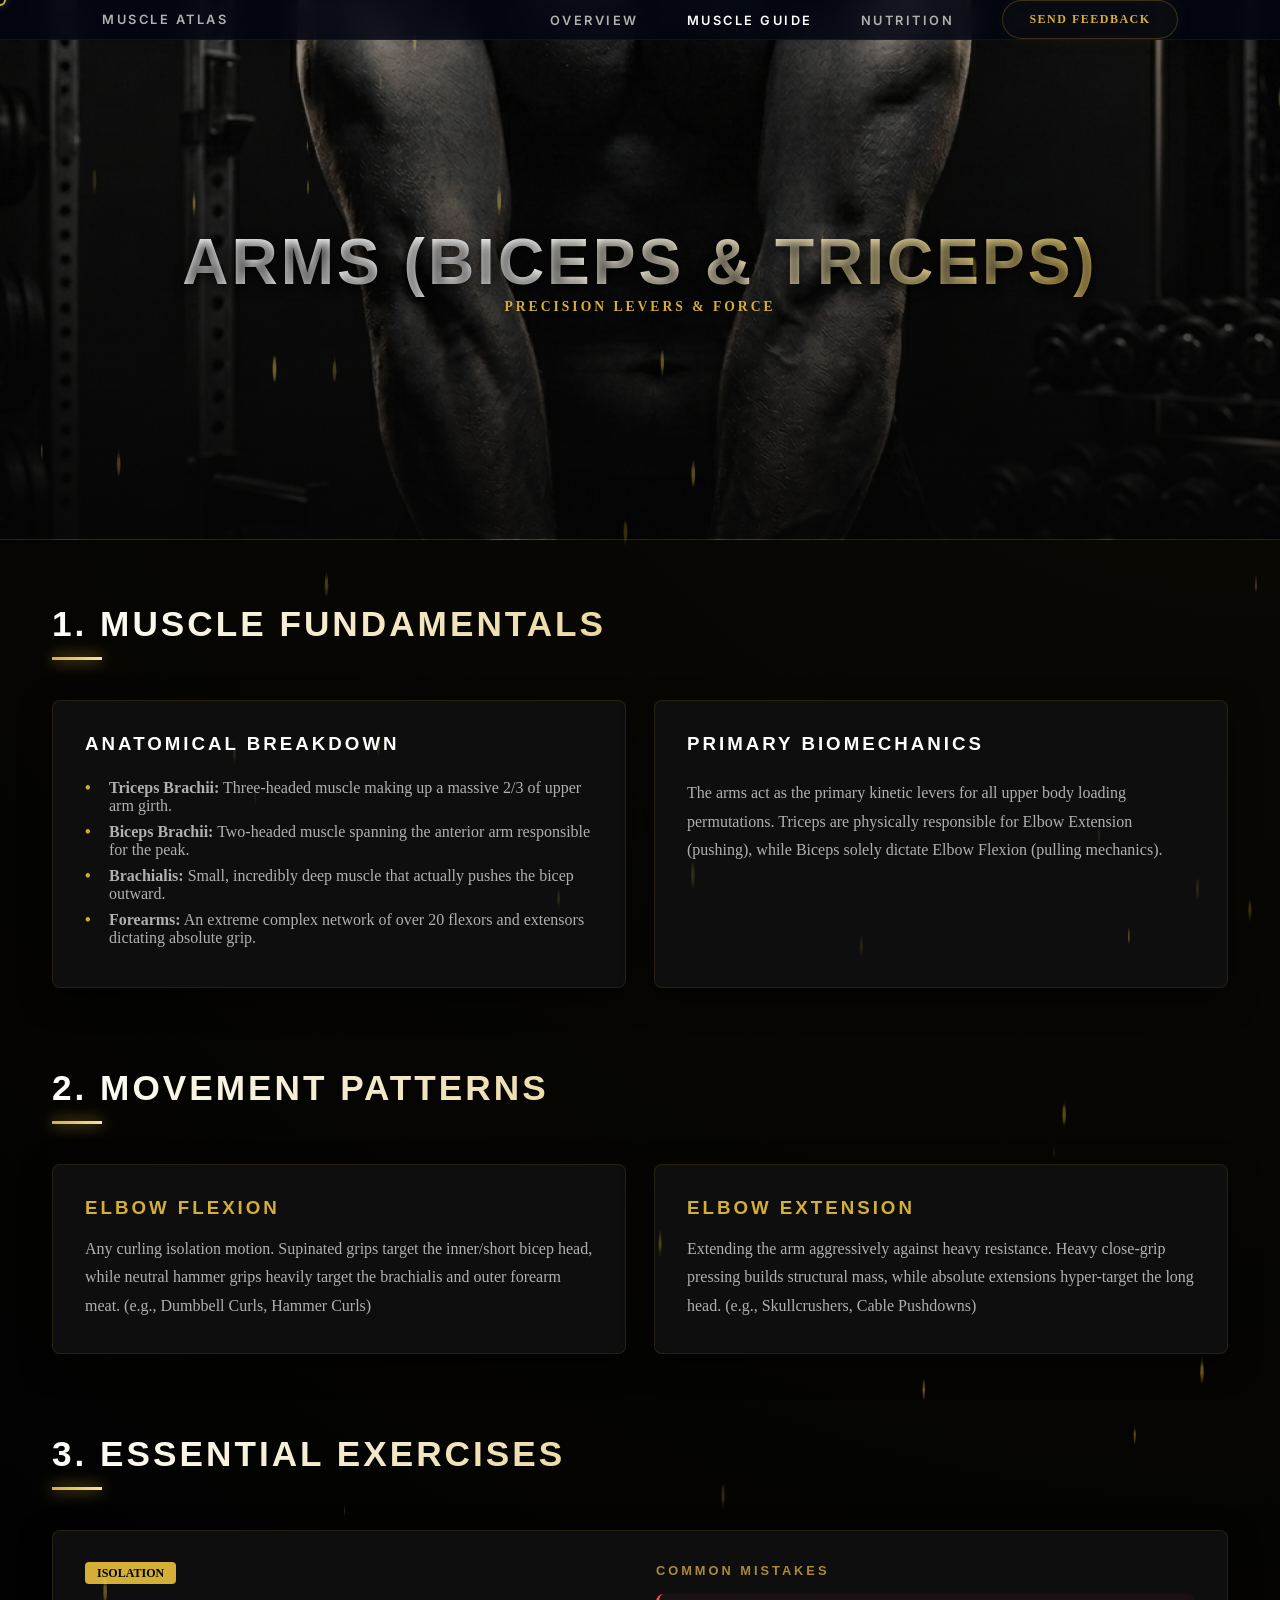
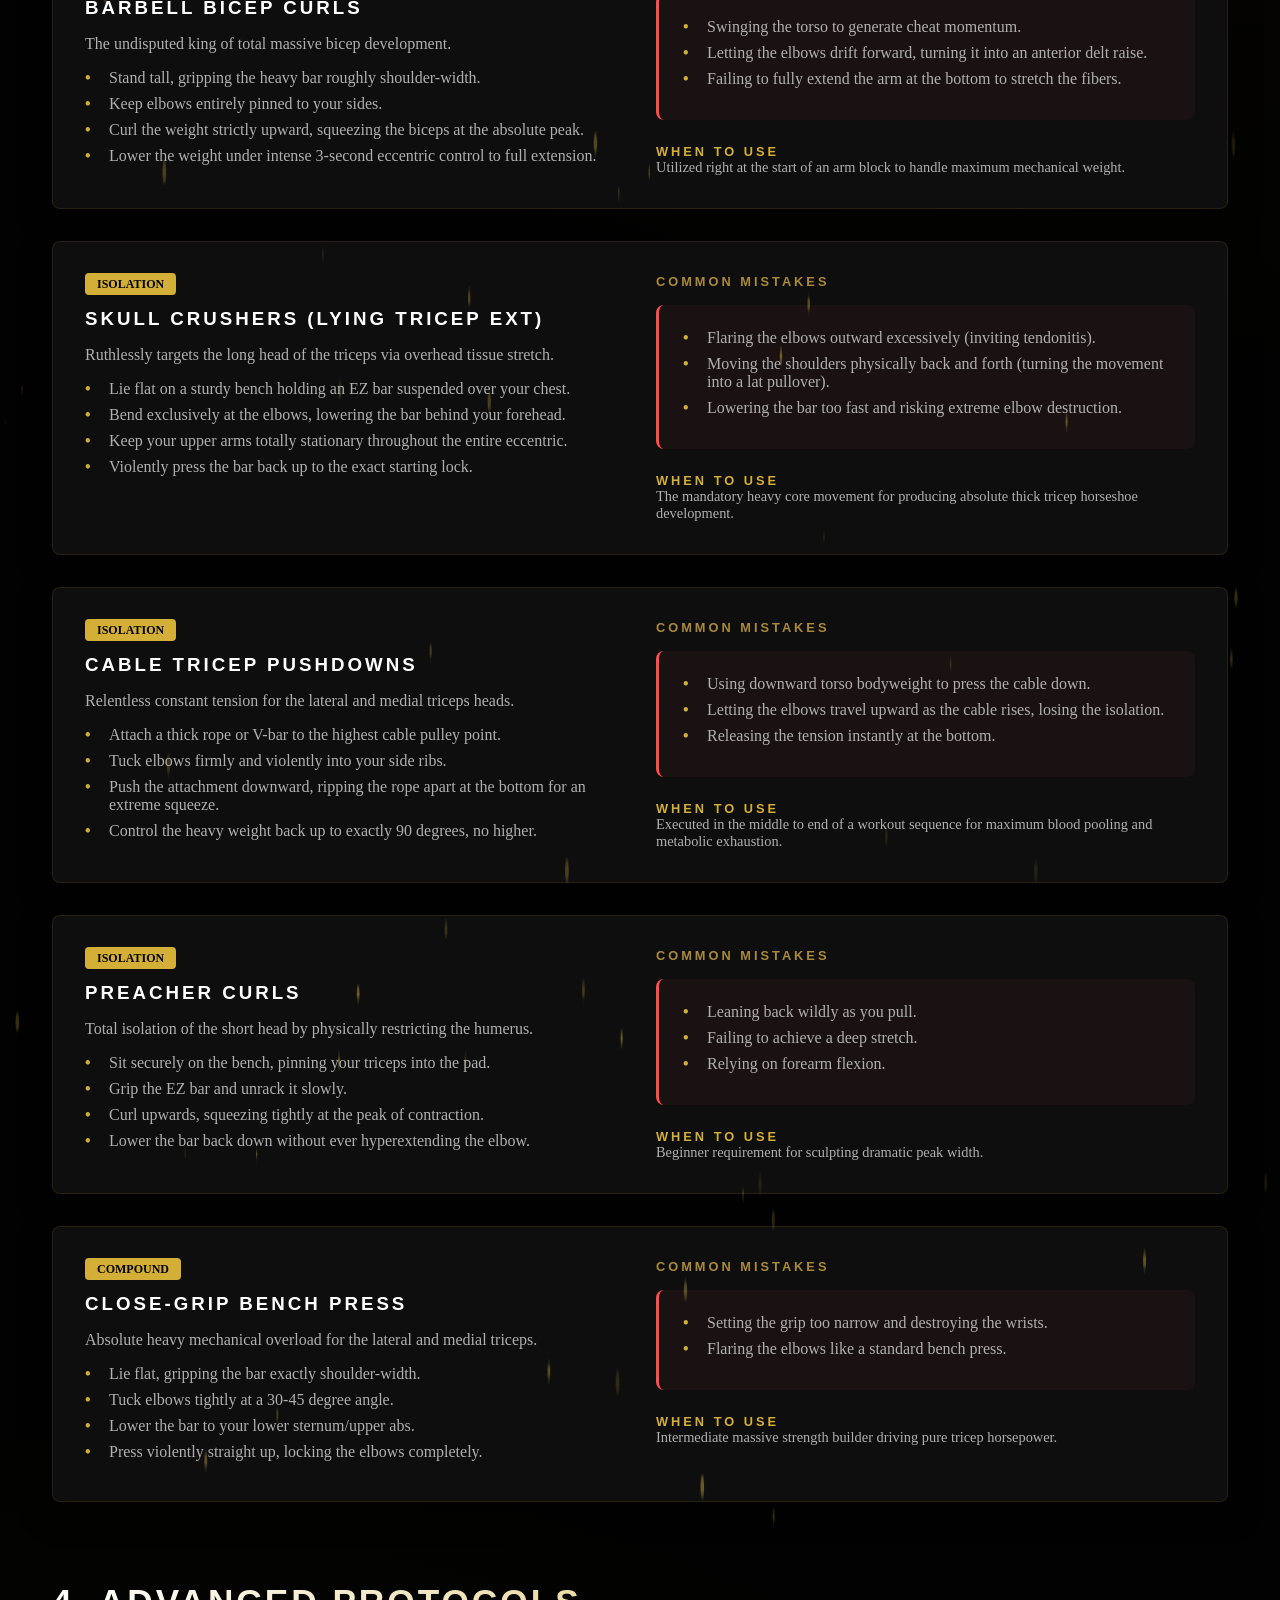
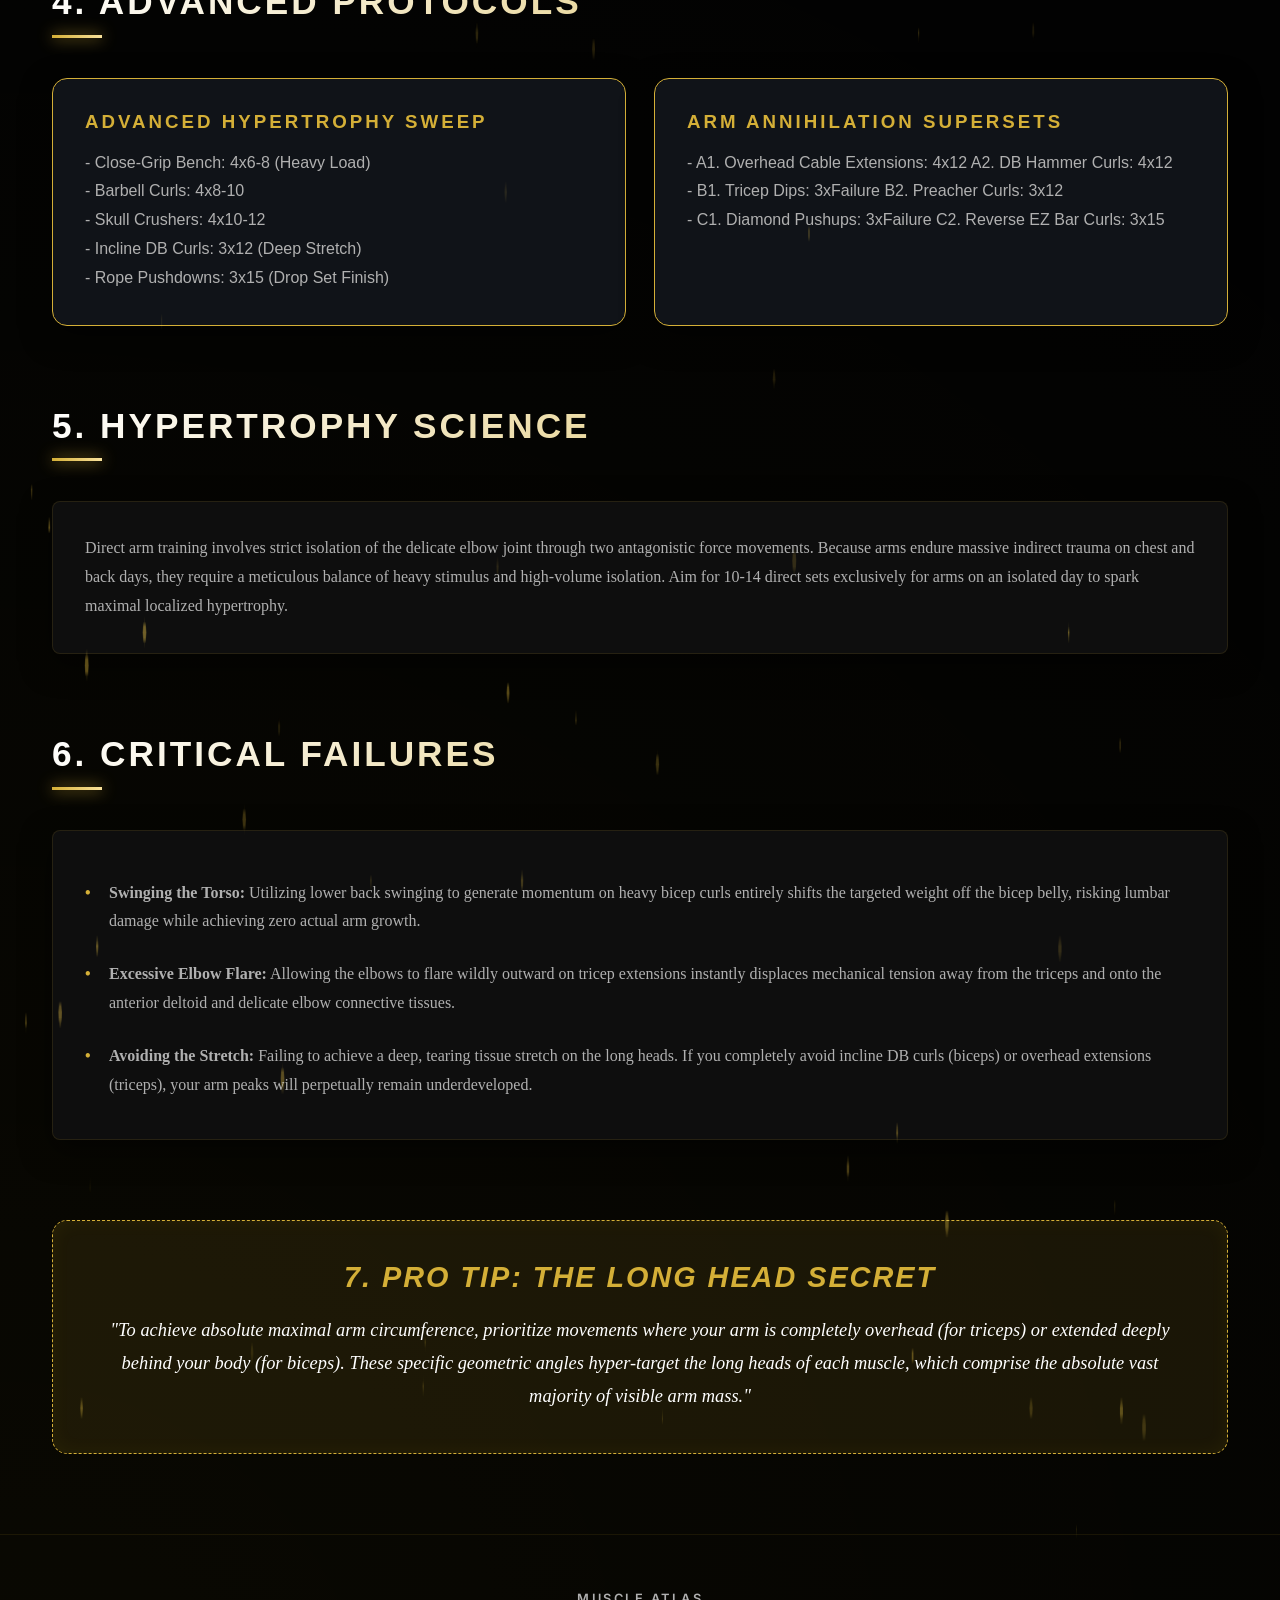
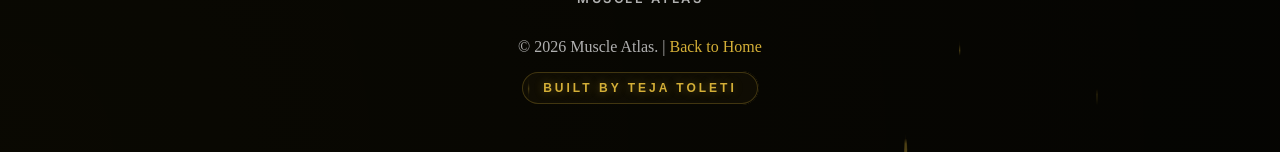
<file: muscles/arms.html>
<!DOCTYPE html>
<html lang="en">
<head>
    <meta charset="UTF-8">
    <meta name="viewport" content="width=device-width, initial-scale=1.0">
    <title>Arms & Training | Muscle Atlas</title>
    <link rel="stylesheet" href="../css/style.css">
</head>
<body>
    <canvas id="gravity-canvas"></canvas>
    <nav>
        <a href="../index.html" class="logo">MUSCLE ATLAS</a>
        <ul class="nav-links">
            <li><a href="../index.html" class="nav-link">Overview</a></li>
            <li><a href="../index.html#atlas" class="nav-link active">Muscle Guide</a></li>
            <li><a href="../nutrition.html" class="nav-link">Nutrition</a></li>
            <li><a href="mailto:tejatoleti12@gmail.com?subject=Muscle%20Atlas%20Feedback" id="feedback-btn" class="btn btn-pill-glow">Send Feedback</a></li>
        </ul>
    </nav>

    <header class="muscle-hero" style="background: linear-gradient(rgba(5, 5, 5, 0.35), rgba(5, 5, 5, 0.85)), url('../assets/arms_art.png'); background-size: cover; background-position: center center; border-bottom: 1px solid rgba(201,162,39,0.2); height: 60vh; display: flex; align-items: center; justify-content: center; text-align: center; position: relative; overflow: hidden;">
        <div class="container" style="position:relative; z-index:1;">
            <h1 style="font-size:clamp(2.5rem,5vw,40rem); color: var(--text-primary); text-shadow: 0 4px 12px rgba(0,0,0,0.8);">Arms (Biceps & Triceps)</h1>
            <p style="color:var(--accent-color); font-weight:600; letter-spacing:3px; font-size:0.85rem; text-shadow: 0 2px 4px rgba(0,0,0,0.5);">PRECISION LEVERS & FORCE</p>
        </div>
    </header>

    <section class="container" style="margin-top: 4rem;">
        
        <!-- 1. Fundamentals -->
        <div class="content-section" style="margin-bottom: 5rem;">
            <h2 class="section-title" style="text-align: left; color: var(--text-primary);">1. Muscle Fundamentals</h2>
            <div class="grid-cols-2">
                <div class="glass-card">
                    <h3 style="margin-bottom: 1.5rem; color: var(--text-primary);">Anatomical Breakdown</h3>
                    <ul class="step-list">
                        <li><strong>Triceps Brachii:</strong> Three-headed muscle making up a massive 2/3 of upper arm girth.</li>
                        <li><strong>Biceps Brachii:</strong> Two-headed muscle spanning the anterior arm responsible for the peak.</li>
                        <li><strong>Brachialis:</strong> Small, incredibly deep muscle that actually pushes the bicep outward.</li>
                        <li><strong>Forearms:</strong> An extreme complex network of over 20 flexors and extensors dictating absolute grip.</li>
                    </ul>
                </div>
                <div class="glass-card">
                    <h3 style="margin-bottom: 1.5rem; color: var(--text-primary);">Primary Biomechanics</h3>
                    <p style="color: var(--text-secondary); line-height: 1.8;">The arms act as the primary kinetic levers for all upper body loading permutations. Triceps are physically responsible for Elbow Extension (pushing), while Biceps solely dictate Elbow Flexion (pulling mechanics).</p>
                </div>
            </div>
        </div>

        <!-- 2. Movement Patterns -->
        <div class="content-section" style="margin-bottom: 5rem;">
            <h2 class="section-title" style="text-align: left; color: var(--text-primary);">2. Movement Patterns</h2>
            <div class="grid-cols-2">
                <div class="glass-card">
                    <h3 style="color: var(--accent-color); margin-bottom: 1rem;">Elbow Flexion</h3>
                    <p style="color: var(--text-secondary); line-height: 1.8;">Any curling isolation motion. Supinated grips target the inner/short bicep head, while neutral hammer grips heavily target the brachialis and outer forearm meat. (e.g., Dumbbell Curls, Hammer Curls)</p>
                </div>
                <div class="glass-card">
                    <h3 style="color: var(--accent-color); margin-bottom: 1rem;">Elbow Extension</h3>
                    <p style="color: var(--text-secondary); line-height: 1.8;">Extending the arm aggressively against heavy resistance. Heavy close-grip pressing builds structural mass, while absolute extensions hyper-target the long head. (e.g., Skullcrushers, Cable Pushdowns)</p>
                </div>
            </div>
        </div>

        <!-- 3. Exercises -->
        <div class="content-section" style="margin-bottom: 5rem;">
            <h2 class="section-title" style="text-align: left; color: var(--text-primary);">3. Essential Exercises</h2>
            
            <div class="glass-card exercise-card" style="margin-top: 2rem;">
                <div style="flex: 1;">
                    <span class="badge">Isolation</span>
                    <h3 style="margin: 1rem 0; color: var(--text-primary);">Barbell Bicep Curls</h3>
                    <p style="color: var(--text-secondary);">The undisputed king of total massive bicep development.</p>
                    <ul class="step-list">
                        <li>Stand tall, gripping the heavy bar roughly shoulder-width.</li>
                        <li>Keep elbows entirely pinned to your sides.</li>
                        <li>Curl the weight strictly upward, squeezing the biceps at the absolute peak.</li>
                        <li>Lower the weight under intense 3-second eccentric control to full extension.</li>
                    </ul>
                </div>
                <div style="flex: 1;">
                    <h4 style="color: var(--secondary-gold); font-size: 0.8rem;">COMMON MISTAKES</h4>
                    <ul class="step-list error-list">
                        <li>Swinging the torso to generate cheat momentum.</li>
                        <li>Letting the elbows drift forward, turning it into an anterior delt raise.</li>
                        <li>Failing to fully extend the arm at the bottom to stretch the fibers.</li>
                    </ul>
                    <h4 style="margin-top: 1.5rem; color: var(--accent-color); font-size: 0.8rem;">WHEN TO USE</h4>
                    <p style="font-size: 0.9rem; color: var(--text-secondary);">Utilized right at the start of an arm block to handle maximum mechanical weight.</p>
                </div>
            </div>
            <div class="glass-card exercise-card" style="margin-top: 2rem;">
                <div style="flex: 1;">
                    <span class="badge">Isolation</span>
                    <h3 style="margin: 1rem 0; color: var(--text-primary);">Skull Crushers (Lying Tricep Ext)</h3>
                    <p style="color: var(--text-secondary);">Ruthlessly targets the long head of the triceps via overhead tissue stretch.</p>
                    <ul class="step-list">
                        <li>Lie flat on a sturdy bench holding an EZ bar suspended over your chest.</li>
                        <li>Bend exclusively at the elbows, lowering the bar behind your forehead.</li>
                        <li>Keep your upper arms totally stationary throughout the entire eccentric.</li>
                        <li>Violently press the bar back up to the exact starting lock.</li>
                    </ul>
                </div>
                <div style="flex: 1;">
                    <h4 style="color: var(--secondary-gold); font-size: 0.8rem;">COMMON MISTAKES</h4>
                    <ul class="step-list error-list">
                        <li>Flaring the elbows outward excessively (inviting tendonitis).</li>
                        <li>Moving the shoulders physically back and forth (turning the movement into a lat pullover).</li>
                        <li>Lowering the bar too fast and risking extreme elbow destruction.</li>
                    </ul>
                    <h4 style="margin-top: 1.5rem; color: var(--accent-color); font-size: 0.8rem;">WHEN TO USE</h4>
                    <p style="font-size: 0.9rem; color: var(--text-secondary);">The mandatory heavy core movement for producing absolute thick tricep horseshoe development.</p>
                </div>
            </div>
            <div class="glass-card exercise-card" style="margin-top: 2rem;">
                <div style="flex: 1;">
                    <span class="badge">Isolation</span>
                    <h3 style="margin: 1rem 0; color: var(--text-primary);">Cable Tricep Pushdowns</h3>
                    <p style="color: var(--text-secondary);">Relentless constant tension for the lateral and medial triceps heads.</p>
                    <ul class="step-list">
                        <li>Attach a thick rope or V-bar to the highest cable pulley point.</li>
                        <li>Tuck elbows firmly and violently into your side ribs.</li>
                        <li>Push the attachment downward, ripping the rope apart at the bottom for an extreme squeeze.</li>
                        <li>Control the heavy weight back up to exactly 90 degrees, no higher.</li>
                    </ul>
                </div>
                <div style="flex: 1;">
                    <h4 style="color: var(--secondary-gold); font-size: 0.8rem;">COMMON MISTAKES</h4>
                    <ul class="step-list error-list">
                        <li>Using downward torso bodyweight to press the cable down.</li>
                        <li>Letting the elbows travel upward as the cable rises, losing the isolation.</li>
                        <li>Releasing the tension instantly at the bottom.</li>
                    </ul>
                    <h4 style="margin-top: 1.5rem; color: var(--accent-color); font-size: 0.8rem;">WHEN TO USE</h4>
                    <p style="font-size: 0.9rem; color: var(--text-secondary);">Executed in the middle to end of a workout sequence for maximum blood pooling and metabolic exhaustion.</p>
                </div>
            </div>
                    <div class="glass-card exercise-card" style="margin-top: 2rem;">
                <div style="flex: 1;">
                    <span class="badge">Isolation</span>
                    <h3 style="margin: 1rem 0; color: var(--text-primary);">Preacher Curls</h3>
                    <p style="color: var(--text-secondary);">Total isolation of the short head by physically restricting the humerus.</p>
                    <ul class="step-list">
                        <li>Sit securely on the bench, pinning your triceps into the pad.</li>
                        <li>Grip the EZ bar and unrack it slowly.</li>
                        <li>Curl upwards, squeezing tightly at the peak of contraction.</li>
                        <li>Lower the bar back down without ever hyperextending the elbow.</li>
                    </ul>
                </div>
                <div style="flex: 1;">
                    <h4 style="color: var(--secondary-gold); font-size: 0.8rem;">COMMON MISTAKES</h4>
                    <ul class="step-list error-list">
                        <li>Leaning back wildly as you pull.</li>
                        <li>Failing to achieve a deep stretch.</li>
                        <li>Relying on forearm flexion.</li>
                    </ul>
                    <h4 style="margin-top: 1.5rem; color: var(--accent-color); font-size: 0.8rem;">WHEN TO USE</h4>
                    <p style="font-size: 0.9rem; color: var(--text-secondary);">Beginner requirement for sculpting dramatic peak width.</p>
                </div>
            </div>
            <div class="glass-card exercise-card" style="margin-top: 2rem;">
                <div style="flex: 1;">
                    <span class="badge">Compound</span>
                    <h3 style="margin: 1rem 0; color: var(--text-primary);">Close-Grip Bench Press</h3>
                    <p style="color: var(--text-secondary);">Absolute heavy mechanical overload for the lateral and medial triceps.</p>
                    <ul class="step-list">
                        <li>Lie flat, gripping the bar exactly shoulder-width.</li>
                        <li>Tuck elbows tightly at a 30-45 degree angle.</li>
                        <li>Lower the bar to your lower sternum/upper abs.</li>
                        <li>Press violently straight up, locking the elbows completely.</li>
                    </ul>
                </div>
                <div style="flex: 1;">
                    <h4 style="color: var(--secondary-gold); font-size: 0.8rem;">COMMON MISTAKES</h4>
                    <ul class="step-list error-list">
                        <li>Setting the grip too narrow and destroying the wrists.</li>
                        <li>Flaring the elbows like a standard bench press.</li>
                    </ul>
                    <h4 style="margin-top: 1.5rem; color: var(--accent-color); font-size: 0.8rem;">WHEN TO USE</h4>
                    <p style="font-size: 0.9rem; color: var(--text-secondary);">Intermediate massive strength builder driving pure tricep horsepower.</p>
                </div>
            </div>
</div>

        <!-- 4. Workout Plans -->
        <div class="content-section" style="margin-bottom: 5rem;">
            <h2 class="section-title" style="text-align: left; color: var(--text-primary);">4. Advanced Protocols</h2>
            <div class="grid-cols-2">
            
                <div class="glass-card workout-plan">
                    <h3 style="color: var(--accent-color); margin-bottom: 1rem;">Advanced Hypertrophy Sweep</h3>
                    <p style="color: var(--text-secondary); line-height: 1.8; margin-top: 1rem; font-family: 'Outfit', sans-serif;">
                        - Close-Grip Bench: 4x6-8 (Heavy Load)<br>                        - Barbell Curls: 4x8-10<br>                        - Skull Crushers: 4x10-12<br>                        - Incline DB Curls: 3x12 (Deep Stretch)<br>                        - Rope Pushdowns: 3x15 (Drop Set Finish)
                    </p>
                </div>
                <div class="glass-card workout-plan">
                    <h3 style="color: var(--accent-color); margin-bottom: 1rem;">Arm Annihilation Supersets</h3>
                    <p style="color: var(--text-secondary); line-height: 1.8; margin-top: 1rem; font-family: 'Outfit', sans-serif;">
                        - A1. Overhead Cable Extensions: 4x12
A2. DB Hammer Curls: 4x12<br>                        - B1. Tricep Dips: 3xFailure
B2. Preacher Curls: 3x12<br>                        - C1. Diamond Pushups: 3xFailure
C2. Reverse EZ Bar Curls: 3x15
                    </p>
                </div>
            </div>
        </div>

        <!-- 5. Training Basics -->
        <div class="content-section" style="margin-bottom: 5rem;">
            <h2 class="section-title" style="text-align: left; color: var(--text-primary);">5. Hypertrophy Science</h2>
            <div class="glass-card">
                <p style="color: var(--text-secondary); line-height: 1.8;">
                    Direct arm training involves strict isolation of the delicate elbow joint through two antagonistic force movements. Because arms endure massive indirect trauma on chest and back days, they require a meticulous balance of heavy stimulus and high-volume isolation. Aim for 10-14 direct sets exclusively for arms on an isolated day to spark maximal localized hypertrophy.
                </p>
            </div>
        </div>

        <!-- 6. Mistakes -->
        <div class="content-section" style="margin-bottom: 5rem;">
            <h2 class="section-title" style="text-align: left; color: var(--text-primary);">6. Critical Failures</h2>
            <div class="glass-card">
                <ul class="step-list" style="color: var(--text-secondary); line-height: 1.8; display: flex; flex-direction: column; gap: 1rem;">
                    <li><strong>Swinging the Torso:</strong> Utilizing lower back swinging to generate momentum on heavy bicep curls entirely shifts the targeted weight off the bicep belly, risking lumbar damage while achieving zero actual arm growth.</li>
                    <li><strong>Excessive Elbow Flare:</strong> Allowing the elbows to flare wildly outward on tricep extensions instantly displaces mechanical tension away from the triceps and onto the anterior deltoid and delicate elbow connective tissues.</li>
                    <li><strong>Avoiding the Stretch:</strong> Failing to achieve a deep, tearing tissue stretch on the long heads. If you completely avoid incline DB curls (biceps) or overhead extensions (triceps), your arm peaks will perpetually remain underdeveloped.</li>
                </ul>
            </div>
        </div>

        <!-- 7. Pro Tip -->
        <div class="content-section pro-tip" style="margin-bottom: 5rem;">
            <h2>7. PRO TIP: The Long Head Secret</h2>
            <p>"To achieve absolute maximal arm circumference, prioritize movements where your arm is completely overhead (for triceps) or extended deeply behind your body (for biceps). These specific geometric angles hyper-target the long heads of each muscle, which comprise the absolute vast majority of visible arm mass."</p>
        </div>

    </section>

    <footer style="text-align: center; padding: 3rem 0; border-top: 1px solid rgba(201, 162, 39, 0.1); margin-top: 4rem;">
        <div class="logo" style="margin-bottom: 1.5rem;"><a href="../index.html" style="color: inherit; text-decoration: none;">MUSCLE ATLAS</a></div>
        <p style="margin-bottom: 1rem; color: var(--text-secondary);">&copy; 2026 Muscle Atlas. | <a href="../index.html" style="color: var(--accent-color); text-decoration: none;">Back to Home</a></p>
        <a href="../index.html" class="magic-creator-tag">
            <span class="sparkle star-1"></span>
            <span class="sparkle star-2"></span>
            <span class="sparkle star-3"></span>
            Built by Teja Toleti
        </a>
    </footer>

    <!-- Static Navigation Elements -->
    <div class="page-sweep"></div>
    
    <script src="../js/main.js"></script>
    <script src="../js/dots.js"></script>
</body>
</html>
</file>
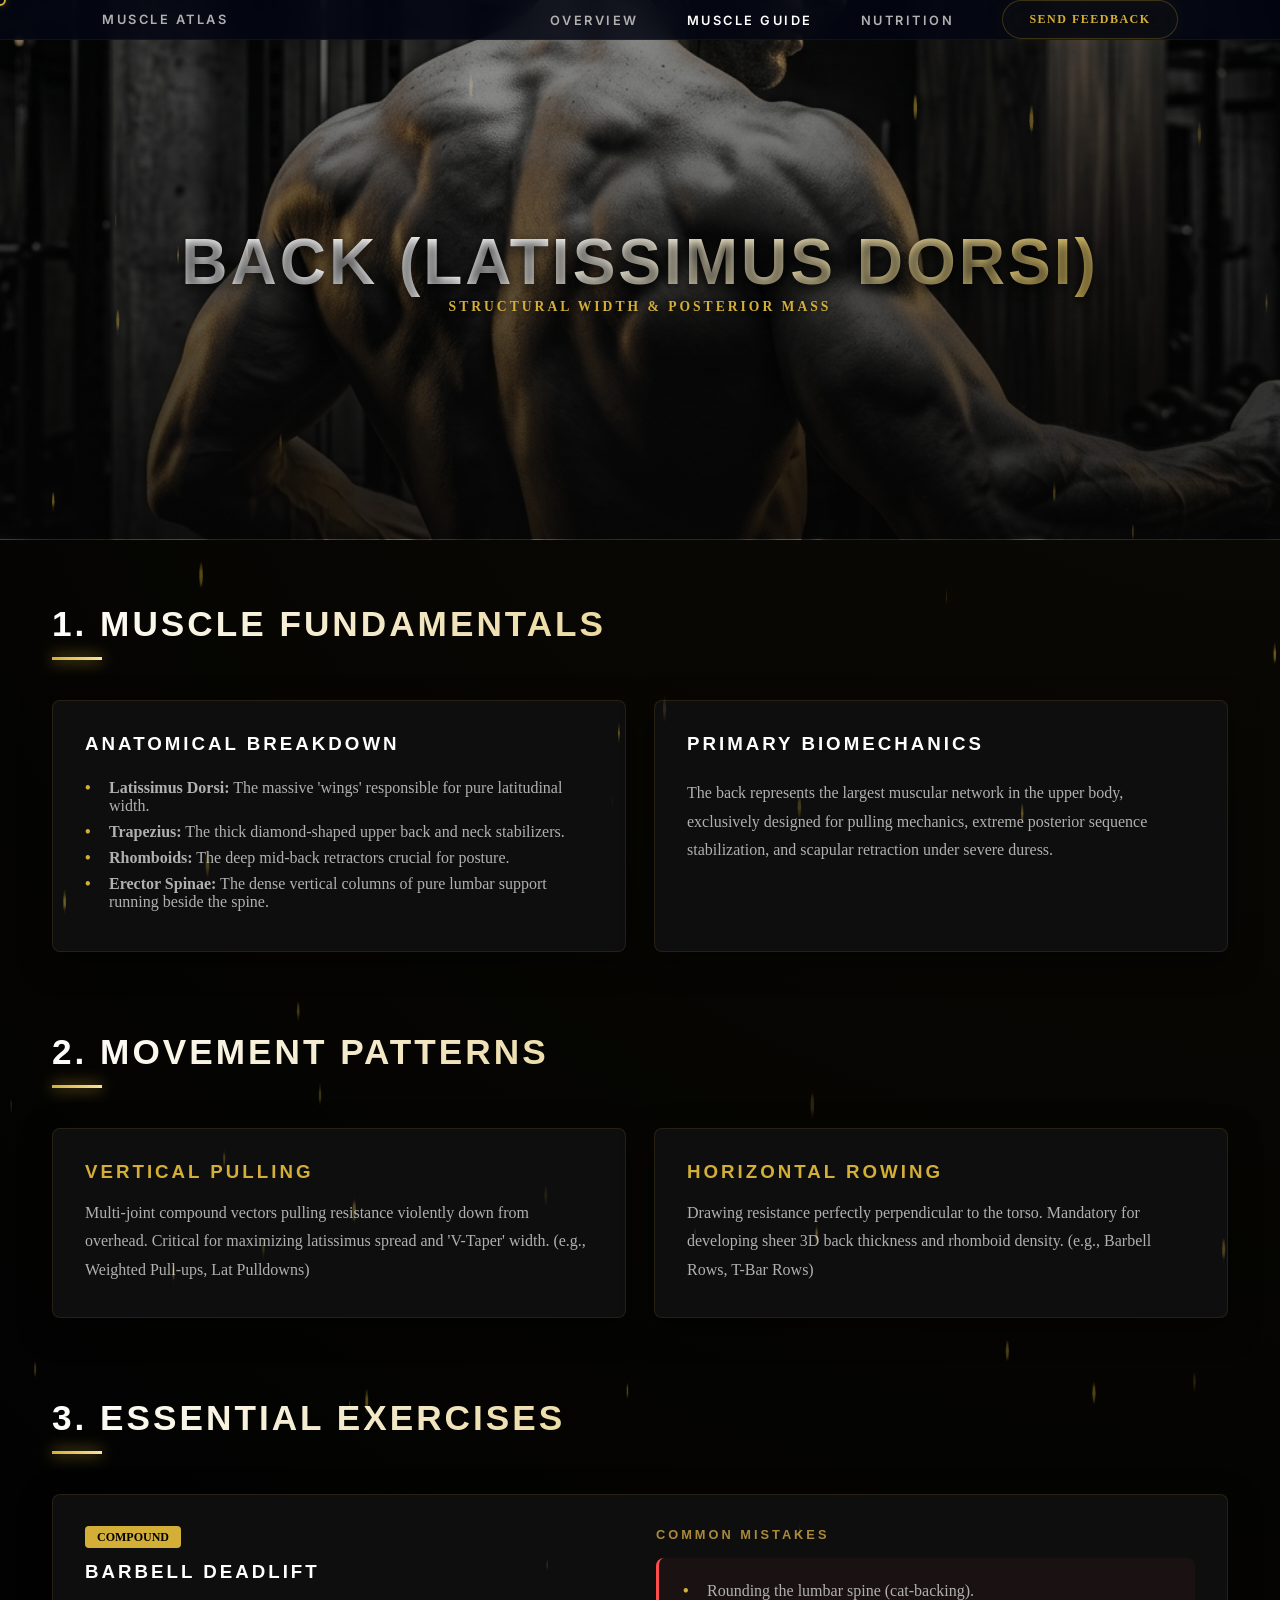
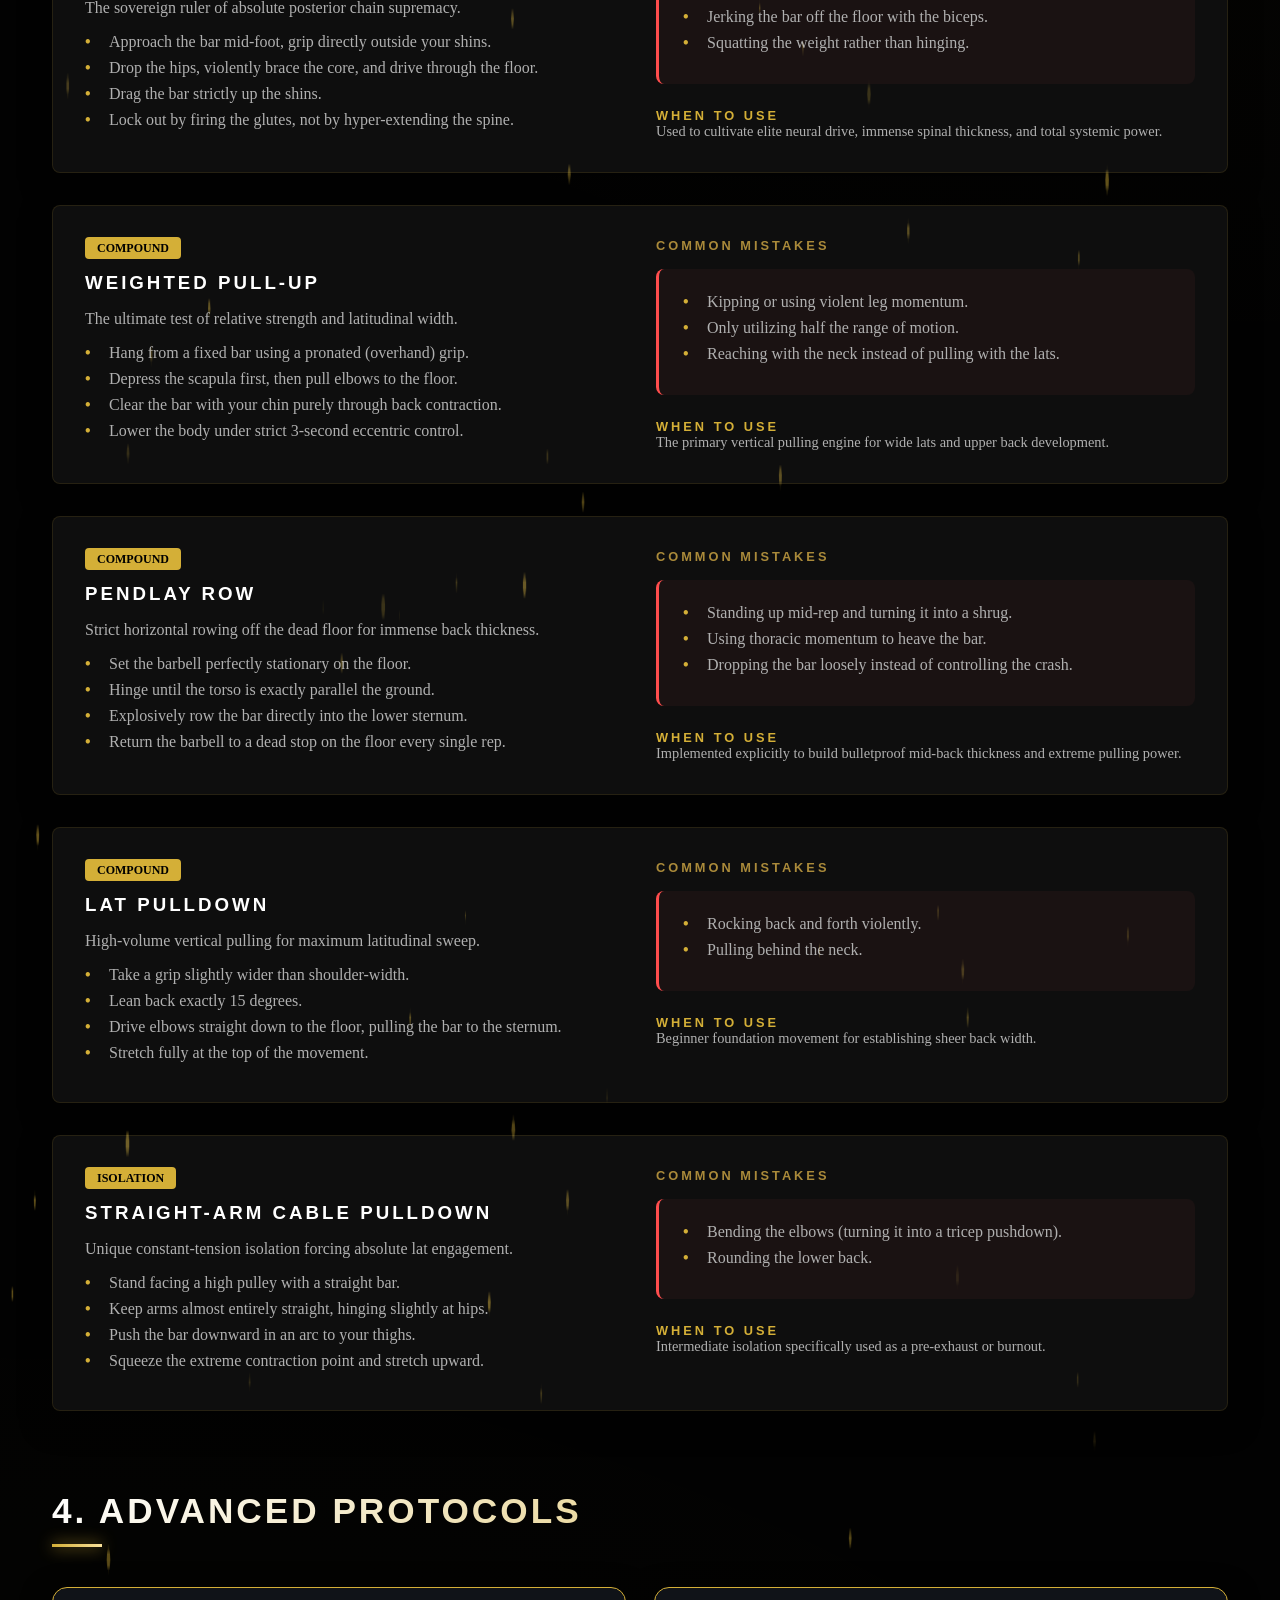
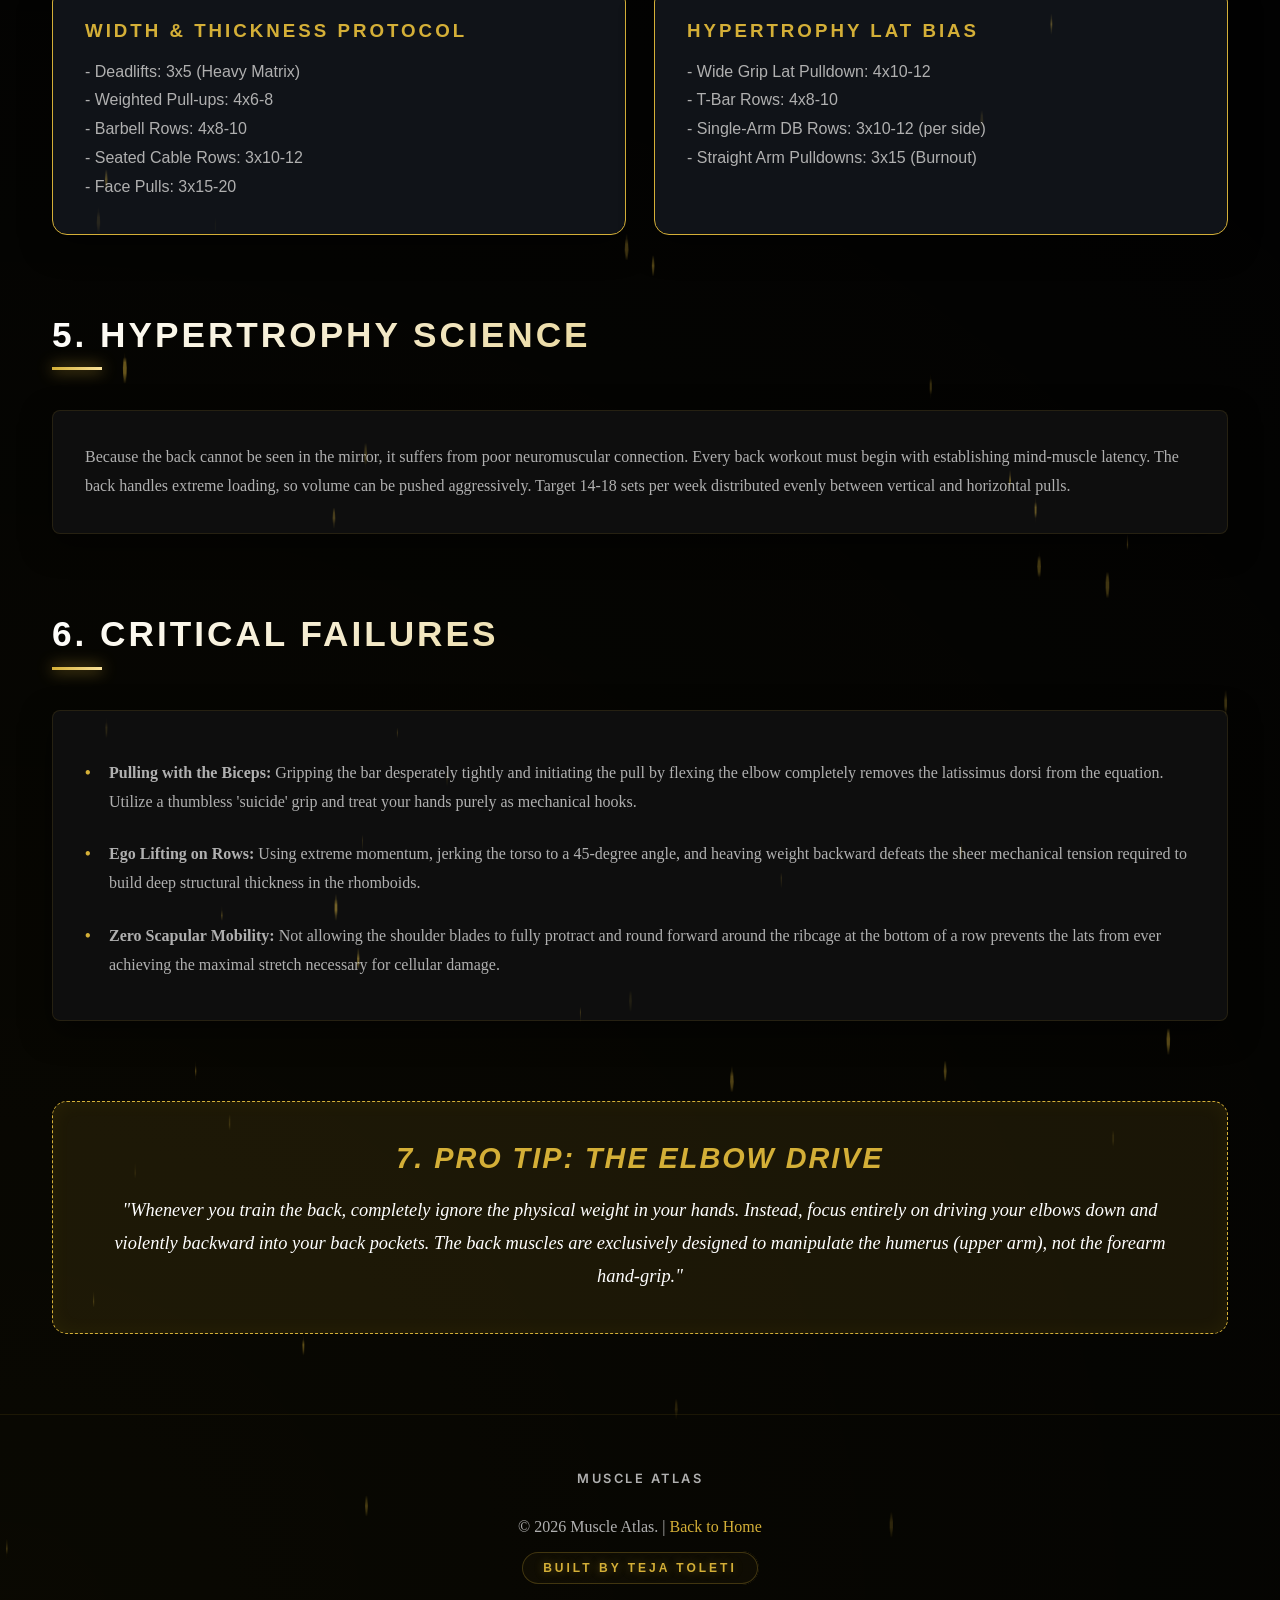
<file: muscles/back.html>
<!DOCTYPE html>
<html lang="en">
<head>
    <meta charset="UTF-8">
    <meta name="viewport" content="width=device-width, initial-scale=1.0">
    <title>Back & Training | Muscle Atlas</title>
    <link rel="stylesheet" href="../css/style.css">
</head>
<body>
    <canvas id="gravity-canvas"></canvas>
    <nav>
        <a href="../index.html" class="logo">MUSCLE ATLAS</a>
        <ul class="nav-links">
            <li><a href="../index.html" class="nav-link">Overview</a></li>
            <li><a href="../index.html#atlas" class="nav-link active">Muscle Guide</a></li>
            <li><a href="../nutrition.html" class="nav-link">Nutrition</a></li>
            <li><a href="mailto:tejatoleti12@gmail.com?subject=Muscle%20Atlas%20Feedback" id="feedback-btn" class="btn btn-pill-glow">Send Feedback</a></li>
        </ul>
    </nav>

    <header class="muscle-hero" style="background: linear-gradient(rgba(5, 5, 5, 0.35), rgba(5, 5, 5, 0.85)), url('../assets/back_art.png'); background-size: cover; background-position: center; border-bottom: 1px solid rgba(201,162,39,0.2); height: 60vh; display: flex; align-items: center; justify-content: center; text-align: center; position: relative; overflow: hidden;">
        <div class="container" style="position:relative; z-index:1;">
            <h1 style="font-size:clamp(2.5rem,5vw,40rem); color: var(--text-primary); text-shadow: 0 4px 12px rgba(0,0,0,0.8);">Back (Latissimus Dorsi)</h1>
            <p style="color:var(--accent-color); font-weight:600; letter-spacing:3px; font-size:0.85rem; text-shadow: 0 2px 4px rgba(0,0,0,0.5);">STRUCTURAL WIDTH & POSTERIOR MASS</p>
        </div>
    </header>


    <section class="container" style="margin-top: 4rem;">
        
        <!-- 1. Fundamentals -->
        <div class="content-section" style="margin-bottom: 5rem;">
            <h2 class="section-title" style="text-align: left; color: var(--text-primary);">1. Muscle Fundamentals</h2>
            <div class="grid-cols-2">
                <div class="glass-card">
                    <h3 style="margin-bottom: 1.5rem; color: var(--text-primary);">Anatomical Breakdown</h3>
                    <ul class="step-list">
                        <li><strong>Latissimus Dorsi:</strong> The massive 'wings' responsible for pure latitudinal width.</li>
                        <li><strong>Trapezius:</strong> The thick diamond-shaped upper back and neck stabilizers.</li>
                        <li><strong>Rhomboids:</strong> The deep mid-back retractors crucial for posture.</li>
                        <li><strong>Erector Spinae:</strong> The dense vertical columns of pure lumbar support running beside the spine.</li>
                    </ul>
                </div>
                <div class="glass-card">
                    <h3 style="margin-bottom: 1.5rem; color: var(--text-primary);">Primary Biomechanics</h3>
                    <p style="color: var(--text-secondary); line-height: 1.8;">The back represents the largest muscular network in the upper body, exclusively designed for pulling mechanics, extreme posterior sequence stabilization, and scapular retraction under severe duress.</p>
                </div>
            </div>
        </div>

        <!-- 2. Movement Patterns -->
        <div class="content-section" style="margin-bottom: 5rem;">
            <h2 class="section-title" style="text-align: left; color: var(--text-primary);">2. Movement Patterns</h2>
            <div class="grid-cols-2">
                <div class="glass-card">
                    <h3 style="color: var(--accent-color); margin-bottom: 1rem;">Vertical Pulling</h3>
                    <p style="color: var(--text-secondary); line-height: 1.8;">Multi-joint compound vectors pulling resistance violently down from overhead. Critical for maximizing latissimus spread and 'V-Taper' width. (e.g., Weighted Pull-ups, Lat Pulldowns)</p>
                </div>
                <div class="glass-card">
                    <h3 style="color: var(--accent-color); margin-bottom: 1rem;">Horizontal Rowing</h3>
                    <p style="color: var(--text-secondary); line-height: 1.8;">Drawing resistance perfectly perpendicular to the torso. Mandatory for developing sheer 3D back thickness and rhomboid density. (e.g., Barbell Rows, T-Bar Rows)</p>
                </div>
            </div>
        </div>

        <!-- 3. Exercises -->
        <div class="content-section" style="margin-bottom: 5rem;">
            <h2 class="section-title" style="text-align: left; color: var(--text-primary);">3. Essential Exercises</h2>
            
            <div class="glass-card exercise-card" style="margin-top: 2rem;">
                <div style="flex: 1;">
                    <span class="badge">Compound</span>
                    <h3 style="margin: 1rem 0; color: var(--text-primary);">Barbell Deadlift</h3>
                    <p style="color: var(--text-secondary);">The sovereign ruler of absolute posterior chain supremacy.</p>
                    <ul class="step-list">
                        <li>Approach the bar mid-foot, grip directly outside your shins.</li>
                        <li>Drop the hips, violently brace the core, and drive through the floor.</li>
                        <li>Drag the bar strictly up the shins.</li>
                        <li>Lock out by firing the glutes, not by hyper-extending the spine.</li>
                    </ul>
                </div>
                <div style="flex: 1;">
                    <h4 style="color: var(--secondary-gold); font-size: 0.8rem;">COMMON MISTAKES</h4>
                    <ul class="step-list error-list">
                        <li>Rounding the lumbar spine (cat-backing).</li>
                        <li>Jerking the bar off the floor with the biceps.</li>
                        <li>Squatting the weight rather than hinging.</li>
                    </ul>
                    <h4 style="margin-top: 1.5rem; color: var(--accent-color); font-size: 0.8rem;">WHEN TO USE</h4>
                    <p style="font-size: 0.9rem; color: var(--text-secondary);">Used to cultivate elite neural drive, immense spinal thickness, and total systemic power.</p>
                </div>
            </div>
            <div class="glass-card exercise-card" style="margin-top: 2rem;">
                <div style="flex: 1;">
                    <span class="badge">Compound</span>
                    <h3 style="margin: 1rem 0; color: var(--text-primary);">Weighted Pull-Up</h3>
                    <p style="color: var(--text-secondary);">The ultimate test of relative strength and latitudinal width.</p>
                    <ul class="step-list">
                        <li>Hang from a fixed bar using a pronated (overhand) grip.</li>
                        <li>Depress the scapula first, then pull elbows to the floor.</li>
                        <li>Clear the bar with your chin purely through back contraction.</li>
                        <li>Lower the body under strict 3-second eccentric control.</li>
                    </ul>
                </div>
                <div style="flex: 1;">
                    <h4 style="color: var(--secondary-gold); font-size: 0.8rem;">COMMON MISTAKES</h4>
                    <ul class="step-list error-list">
                        <li>Kipping or using violent leg momentum.</li>
                        <li>Only utilizing half the range of motion.</li>
                        <li>Reaching with the neck instead of pulling with the lats.</li>
                    </ul>
                    <h4 style="margin-top: 1.5rem; color: var(--accent-color); font-size: 0.8rem;">WHEN TO USE</h4>
                    <p style="font-size: 0.9rem; color: var(--text-secondary);">The primary vertical pulling engine for wide lats and upper back development.</p>
                </div>
            </div>
            <div class="glass-card exercise-card" style="margin-top: 2rem;">
                <div style="flex: 1;">
                    <span class="badge">Compound</span>
                    <h3 style="margin: 1rem 0; color: var(--text-primary);">Pendlay Row</h3>
                    <p style="color: var(--text-secondary);">Strict horizontal rowing off the dead floor for immense back thickness.</p>
                    <ul class="step-list">
                        <li>Set the barbell perfectly stationary on the floor.</li>
                        <li>Hinge until the torso is exactly parallel the ground.</li>
                        <li>Explosively row the bar directly into the lower sternum.</li>
                        <li>Return the barbell to a dead stop on the floor every single rep.</li>
                    </ul>
                </div>
                <div style="flex: 1;">
                    <h4 style="color: var(--secondary-gold); font-size: 0.8rem;">COMMON MISTAKES</h4>
                    <ul class="step-list error-list">
                        <li>Standing up mid-rep and turning it into a shrug.</li>
                        <li>Using thoracic momentum to heave the bar.</li>
                        <li>Dropping the bar loosely instead of controlling the crash.</li>
                    </ul>
                    <h4 style="margin-top: 1.5rem; color: var(--accent-color); font-size: 0.8rem;">WHEN TO USE</h4>
                    <p style="font-size: 0.9rem; color: var(--text-secondary);">Implemented explicitly to build bulletproof mid-back thickness and extreme pulling power.</p>
                </div>
            </div>
                    <div class="glass-card exercise-card" style="margin-top: 2rem;">
                <div style="flex: 1;">
                    <span class="badge">Compound</span>
                    <h3 style="margin: 1rem 0; color: var(--text-primary);">Lat Pulldown</h3>
                    <p style="color: var(--text-secondary);">High-volume vertical pulling for maximum latitudinal sweep.</p>
                    <ul class="step-list">
                        <li>Take a grip slightly wider than shoulder-width.</li>
                        <li>Lean back exactly 15 degrees.</li>
                        <li>Drive elbows straight down to the floor, pulling the bar to the sternum.</li>
                        <li>Stretch fully at the top of the movement.</li>
                    </ul>
                </div>
                <div style="flex: 1;">
                    <h4 style="color: var(--secondary-gold); font-size: 0.8rem;">COMMON MISTAKES</h4>
                    <ul class="step-list error-list">
                        <li>Rocking back and forth violently.</li>
                        <li>Pulling behind the neck.</li>
                    </ul>
                    <h4 style="margin-top: 1.5rem; color: var(--accent-color); font-size: 0.8rem;">WHEN TO USE</h4>
                    <p style="font-size: 0.9rem; color: var(--text-secondary);">Beginner foundation movement for establishing sheer back width.</p>
                </div>
            </div>
            <div class="glass-card exercise-card" style="margin-top: 2rem;">
                <div style="flex: 1;">
                    <span class="badge">Isolation</span>
                    <h3 style="margin: 1rem 0; color: var(--text-primary);">Straight-Arm Cable Pulldown</h3>
                    <p style="color: var(--text-secondary);">Unique constant-tension isolation forcing absolute lat engagement.</p>
                    <ul class="step-list">
                        <li>Stand facing a high pulley with a straight bar.</li>
                        <li>Keep arms almost entirely straight, hinging slightly at hips.</li>
                        <li>Push the bar downward in an arc to your thighs.</li>
                        <li>Squeeze the extreme contraction point and stretch upward.</li>
                    </ul>
                </div>
                <div style="flex: 1;">
                    <h4 style="color: var(--secondary-gold); font-size: 0.8rem;">COMMON MISTAKES</h4>
                    <ul class="step-list error-list">
                        <li>Bending the elbows (turning it into a tricep pushdown).</li>
                        <li>Rounding the lower back.</li>
                    </ul>
                    <h4 style="margin-top: 1.5rem; color: var(--accent-color); font-size: 0.8rem;">WHEN TO USE</h4>
                    <p style="font-size: 0.9rem; color: var(--text-secondary);">Intermediate isolation specifically used as a pre-exhaust or burnout.</p>
                </div>
            </div>
</div>

        <!-- 4. Workout Plans -->
        <div class="content-section" style="margin-bottom: 5rem;">
            <h2 class="section-title" style="text-align: left; color: var(--text-primary);">4. Advanced Protocols</h2>
            <div class="grid-cols-2">
            
                <div class="glass-card workout-plan">
                    <h3 style="color: var(--accent-color); margin-bottom: 1rem;">Width & Thickness Protocol</h3>
                    <p style="color: var(--text-secondary); line-height: 1.8; margin-top: 1rem; font-family: 'Outfit', sans-serif;">
                        - Deadlifts: 3x5 (Heavy Matrix)<br>                        - Weighted Pull-ups: 4x6-8<br>                        - Barbell Rows: 4x8-10<br>                        - Seated Cable Rows: 3x10-12<br>                        - Face Pulls: 3x15-20
                    </p>
                </div>
                <div class="glass-card workout-plan">
                    <h3 style="color: var(--accent-color); margin-bottom: 1rem;">Hypertrophy Lat Bias</h3>
                    <p style="color: var(--text-secondary); line-height: 1.8; margin-top: 1rem; font-family: 'Outfit', sans-serif;">
                        - Wide Grip Lat Pulldown: 4x10-12<br>                        - T-Bar Rows: 4x8-10<br>                        - Single-Arm DB Rows: 3x10-12 (per side)<br>                        - Straight Arm Pulldowns: 3x15 (Burnout)
                    </p>
                </div>
            </div>
        </div>

        <!-- 5. Training Basics -->
        <div class="content-section" style="margin-bottom: 5rem;">
            <h2 class="section-title" style="text-align: left; color: var(--text-primary);">5. Hypertrophy Science</h2>
            <div class="glass-card">
                <p style="color: var(--text-secondary); line-height: 1.8;">
                    Because the back cannot be seen in the mirror, it suffers from poor neuromuscular connection. Every back workout must begin with establishing mind-muscle latency. The back handles extreme loading, so volume can be pushed aggressively. Target 14-18 sets per week distributed evenly between vertical and horizontal pulls.
                </p>
            </div>
        </div>

        <!-- 6. Mistakes -->
        <div class="content-section" style="margin-bottom: 5rem;">
            <h2 class="section-title" style="text-align: left; color: var(--text-primary);">6. Critical Failures</h2>
            <div class="glass-card">
                <ul class="step-list" style="color: var(--text-secondary); line-height: 1.8; display: flex; flex-direction: column; gap: 1rem;">
                    <li><strong>Pulling with the Biceps:</strong> Gripping the bar desperately tightly and initiating the pull by flexing the elbow completely removes the latissimus dorsi from the equation. Utilize a thumbless 'suicide' grip and treat your hands purely as mechanical hooks.</li>
                    <li><strong>Ego Lifting on Rows:</strong> Using extreme momentum, jerking the torso to a 45-degree angle, and heaving weight backward defeats the sheer mechanical tension required to build deep structural thickness in the rhomboids.</li>
                    <li><strong>Zero Scapular Mobility:</strong> Not allowing the shoulder blades to fully protract and round forward around the ribcage at the bottom of a row prevents the lats from ever achieving the maximal stretch necessary for cellular damage.</li>
                </ul>
            </div>
        </div>

        <!-- 7. Pro Tip -->
        <div class="content-section pro-tip" style="margin-bottom: 5rem;">
            <h2>7. PRO TIP: The Elbow Drive</h2>
            <p>"Whenever you train the back, completely ignore the physical weight in your hands. Instead, focus entirely on driving your elbows down and violently backward into your back pockets. The back muscles are exclusively designed to manipulate the humerus (upper arm), not the forearm hand-grip."</p>
        </div>

    </section>

    <footer style="text-align: center; padding: 3rem 0; border-top: 1px solid rgba(201, 162, 39, 0.1); margin-top: 4rem;">
        <div class="logo" style="margin-bottom: 1.5rem;"><a href="../index.html" style="color: inherit; text-decoration: none;">MUSCLE ATLAS</a></div>
        <p style="margin-bottom: 1rem; color: var(--text-secondary);">&copy; 2026 Muscle Atlas. | <a href="../index.html" style="color: var(--accent-color); text-decoration: none;">Back to Home</a></p>
        <a href="../index.html" class="magic-creator-tag">
            <span class="sparkle star-1"></span>
            <span class="sparkle star-2"></span>
            <span class="sparkle star-3"></span>
            Built by Teja Toleti
        </a>
    </footer>

    <!-- Static Navigation Elements -->
    <div class="page-sweep"></div>
    
    <script src="../js/main.js"></script>
    <script src="../js/dots.js"></script>
</body>
</html>
</file>
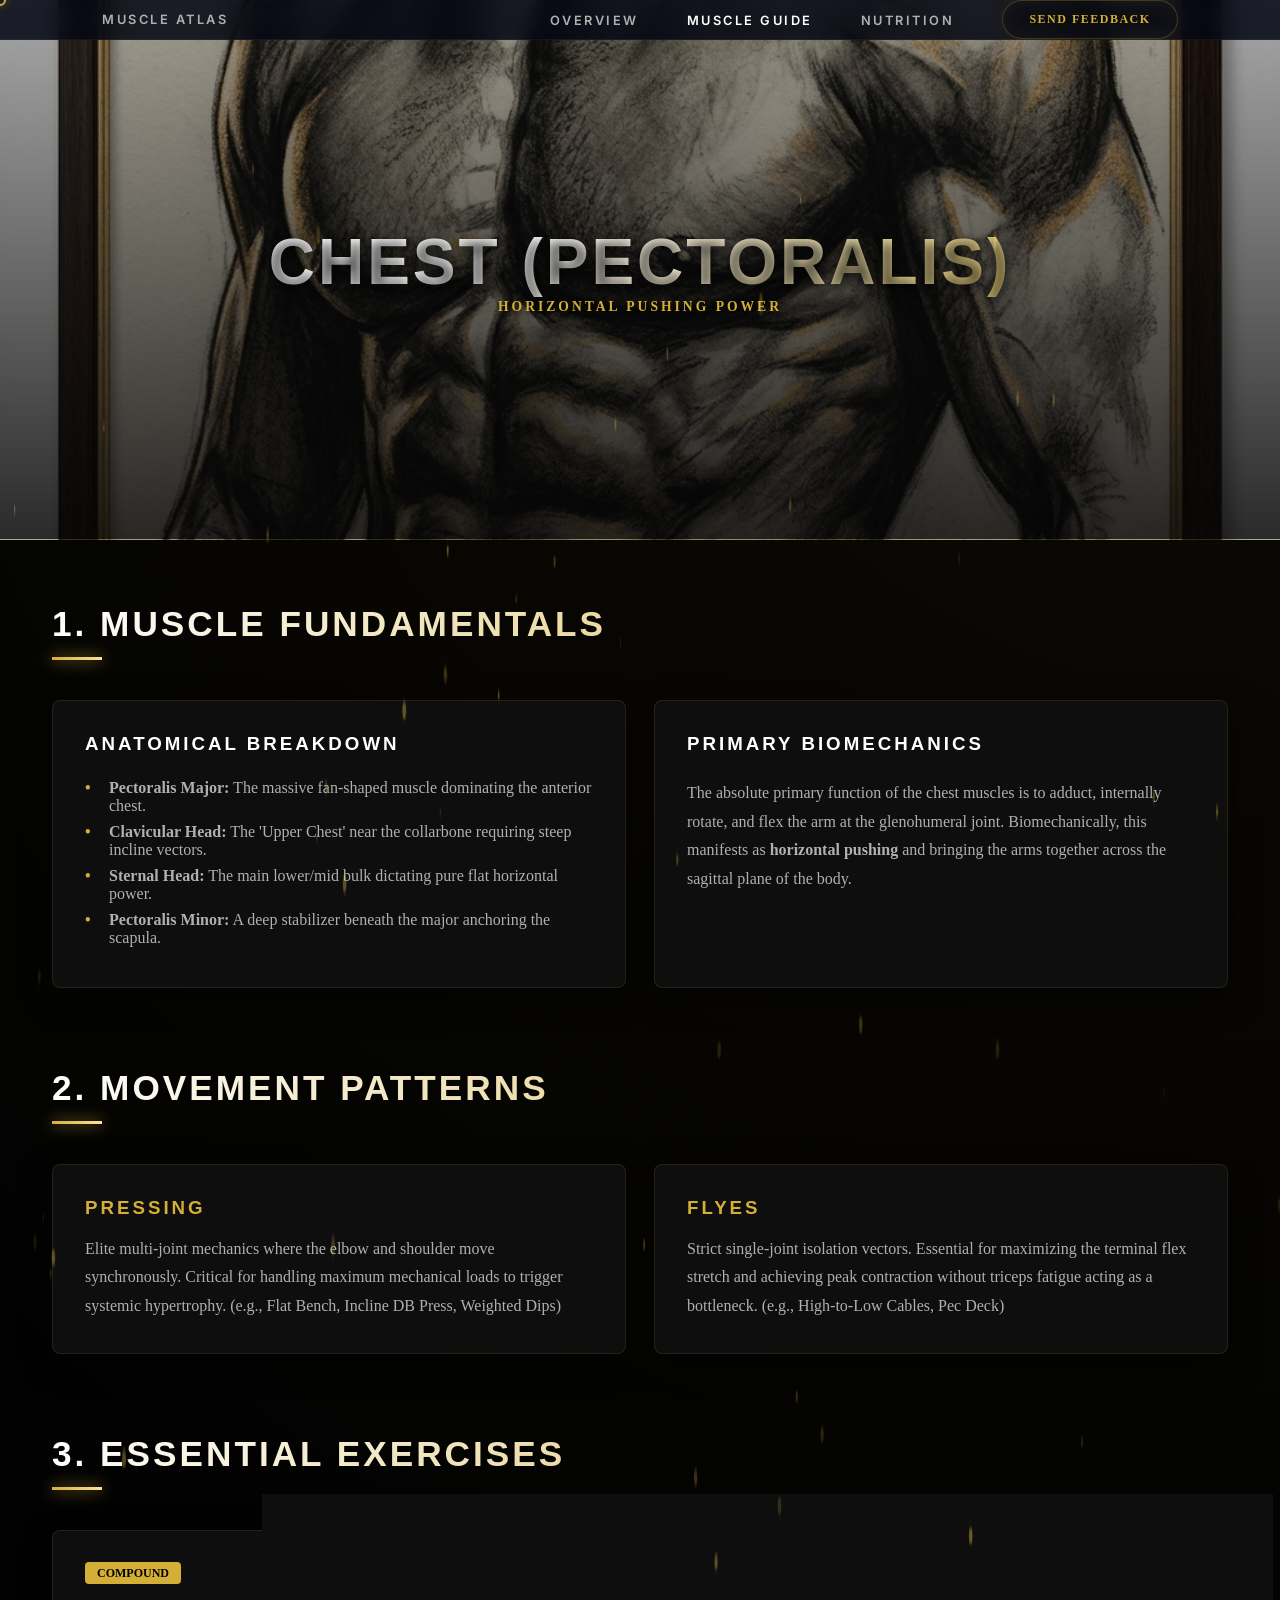
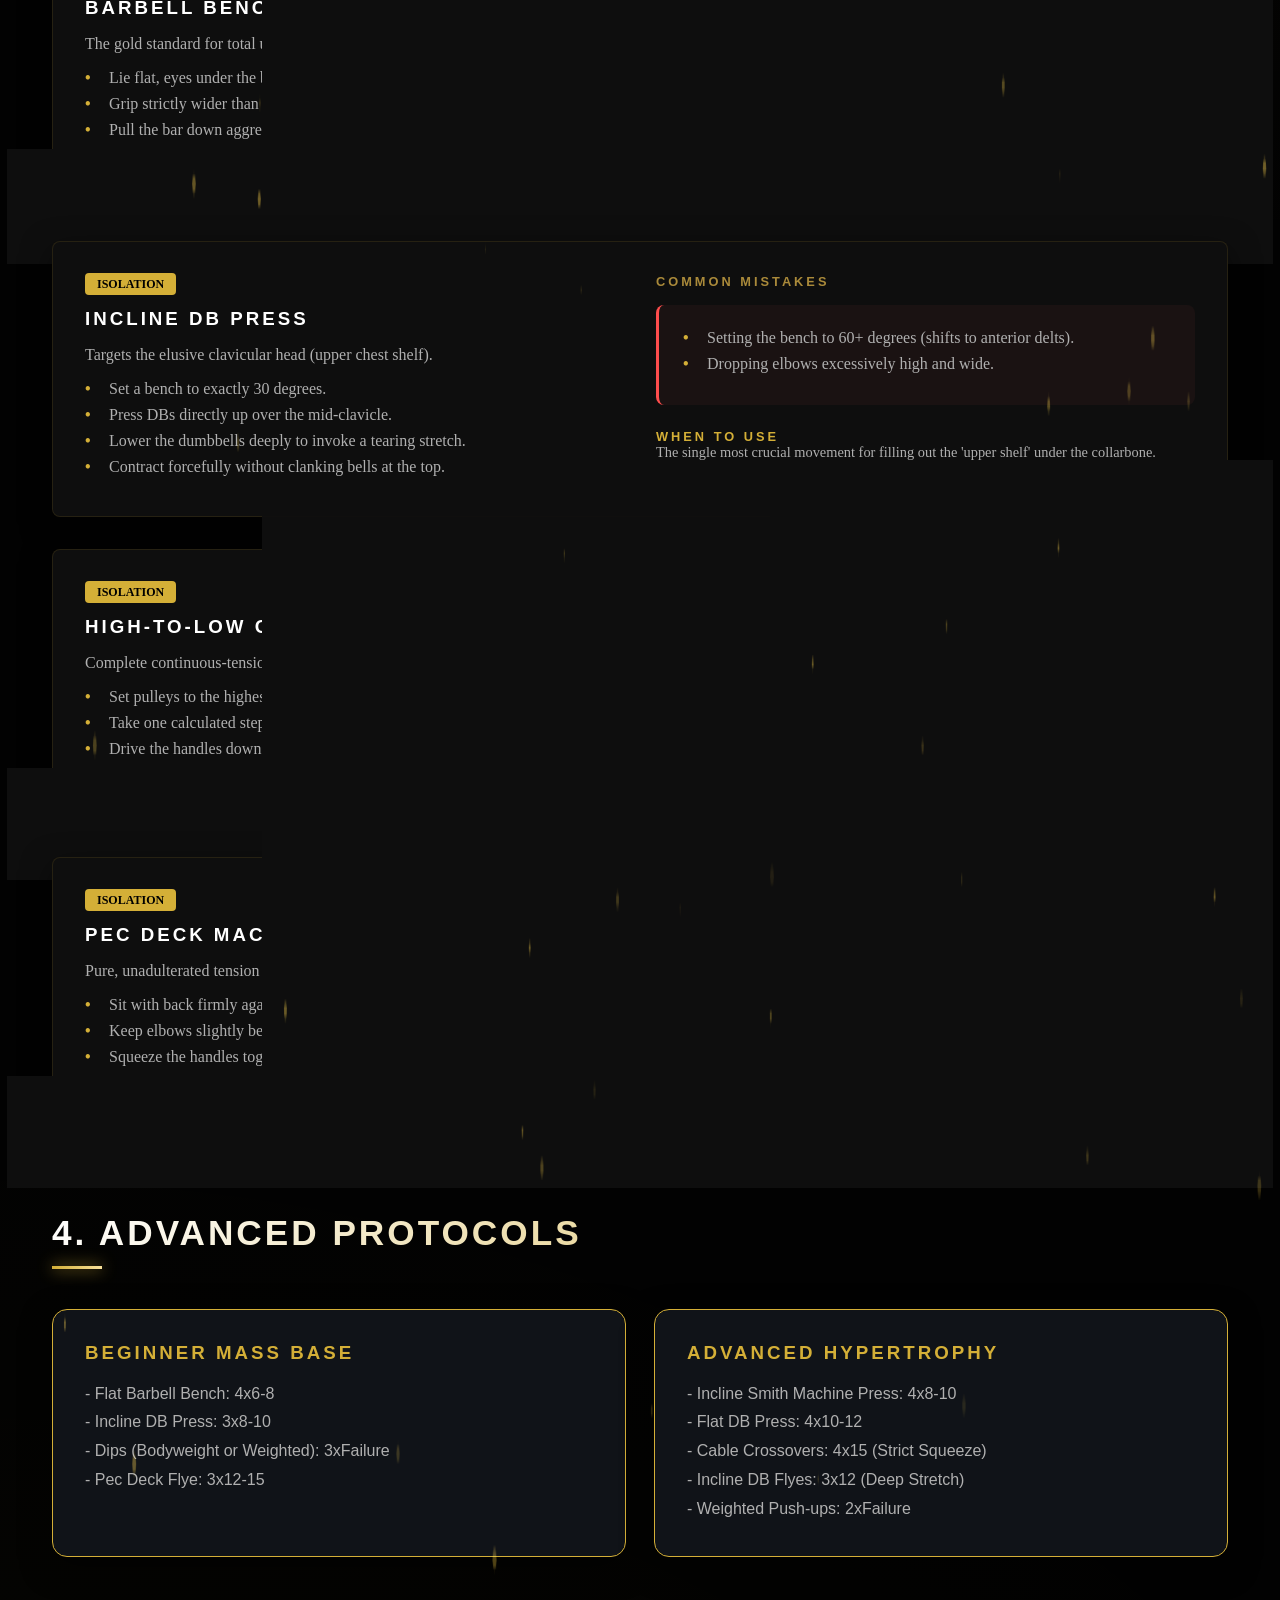
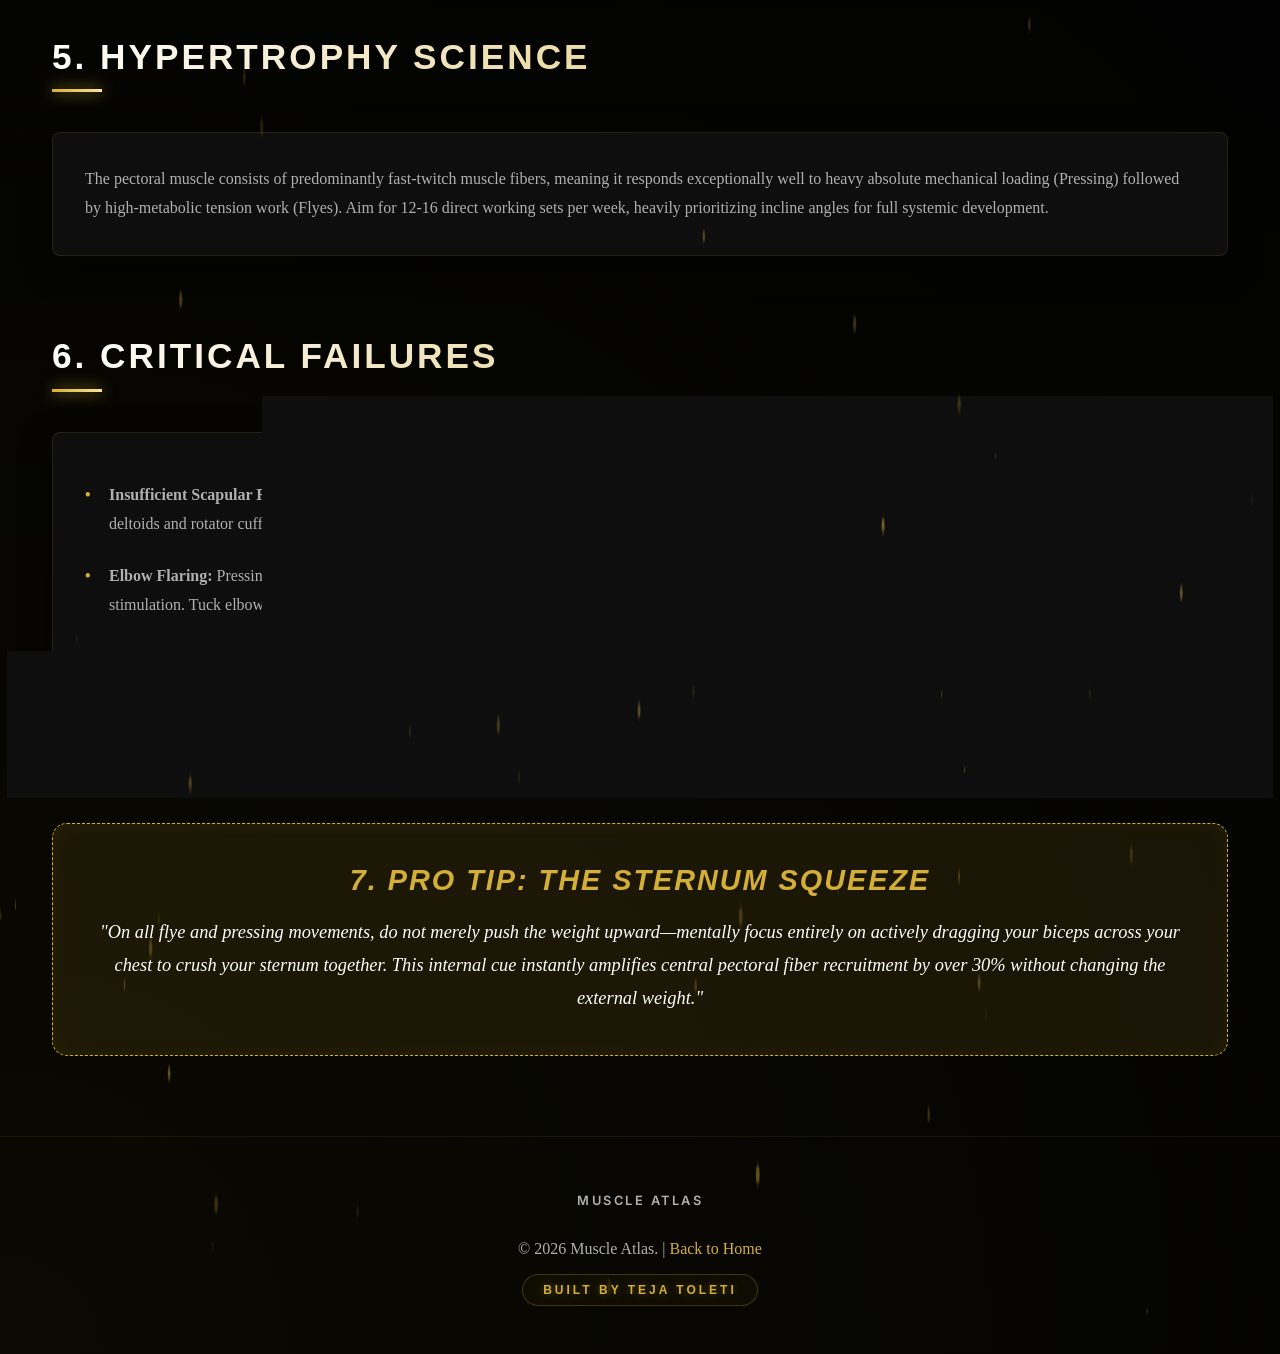
<file: muscles/chest.html>
<!DOCTYPE html>
<html lang="en">
<head>
    <meta charset="UTF-8">
    <meta name="viewport" content="width=device-width, initial-scale=1.0">
    <title>Chest & Training | Muscle Atlas</title>
    <link rel="stylesheet" href="../css/style.css">
</head>
<body>
    <canvas id="gravity-canvas"></canvas>
    <nav>
        <a href="../index.html" class="logo">MUSCLE ATLAS</a>
        <ul class="nav-links">
            <li><a href="../index.html" class="nav-link">Overview</a></li>
            <li><a href="../index.html#atlas" class="nav-link active">Muscle Guide</a></li>
            <li><a href="../nutrition.html" class="nav-link">Nutrition</a></li>
            <li><a href="mailto:tejatoleti12@gmail.com?subject=Muscle%20Atlas%20Feedback" id="feedback-btn" class="btn btn-pill-glow">Send Feedback</a></li>
        </ul>
    </nav>

    <header class="muscle-hero" style="background: linear-gradient(rgba(5, 5, 5, 0.35), rgba(5, 5, 5, 0.85)), url('../assets/chest_art.png'); background-size: cover; background-position: center; border-bottom: 1px solid rgba(201,162,39,0.2); height: 60vh; display: flex; align-items: center; justify-content: center; text-align: center; position: relative; overflow: hidden;">
        <div class="container" style="position:relative; z-index:1;">
            <h1 style="font-size:clamp(2.5rem,5vw,40rem); color: var(--text-primary); text-shadow: 0 4px 12px rgba(0,0,0,0.8);">Chest (Pectoralis)</h1>
            <p style="color:var(--accent-color); font-weight:600; letter-spacing:3px; font-size:0.85rem; text-shadow: 0 2px 4px rgba(0,0,0,0.5);">HORIZONTAL PUSHING POWER</p>
        </div>
    </header>

    <section class="container" style="margin-top: 4rem;">
        
        <!-- 1. Fundamentals -->
        <div class="content-section" style="margin-bottom: 5rem;">
            <h2 class="section-title" style="text-align: left; color: var(--text-primary);">1. Muscle Fundamentals</h2>
            <div class="grid-cols-2">
                <div class="glass-card">
                    <h3 style="margin-bottom: 1.5rem; color: var(--text-primary);">Anatomical Breakdown</h3>
                    <ul class="step-list">
                        <li><strong>Pectoralis Major:</strong> The massive fan-shaped muscle dominating the anterior chest.</li>
                        <li><strong>Clavicular Head:</strong> The 'Upper Chest' near the collarbone requiring steep incline vectors.</li>
                        <li><strong>Sternal Head:</strong> The main lower/mid bulk dictating pure flat horizontal power.</li>
                        <li><strong>Pectoralis Minor:</strong> A deep stabilizer beneath the major anchoring the scapula.</li>
                    </ul>
                </div>
                <div class="glass-card">
                    <h3 style="margin-bottom: 1.5rem; color: var(--text-primary);">Primary Biomechanics</h3>
                    <p style="color: var(--text-secondary); line-height: 1.8;">The absolute primary function of the chest muscles is to adduct, internally rotate, and flex the arm at the glenohumeral joint. Biomechanically, this manifests as <strong>horizontal pushing</strong> and bringing the arms together across the sagittal plane of the body.</p>
                </div>
            </div>
        </div>

        <!-- 2. Movement Patterns -->
        <div class="content-section" style="margin-bottom: 5rem;">
            <h2 class="section-title" style="text-align: left; color: var(--text-primary);">2. Movement Patterns</h2>
            <div class="grid-cols-2">
                <div class="glass-card">
                    <h3 style="color: var(--accent-color); margin-bottom: 1rem;">Pressing</h3>
                    <p style="color: var(--text-secondary); line-height: 1.8;">Elite multi-joint mechanics where the elbow and shoulder move synchronously. Critical for handling maximum mechanical loads to trigger systemic hypertrophy. (e.g., Flat Bench, Incline DB Press, Weighted Dips)</p>
                </div>
                <div class="glass-card">
                    <h3 style="color: var(--accent-color); margin-bottom: 1rem;">Flyes</h3>
                    <p style="color: var(--text-secondary); line-height: 1.8;">Strict single-joint isolation vectors. Essential for maximizing the terminal flex stretch and achieving peak contraction without triceps fatigue acting as a bottleneck. (e.g., High-to-Low Cables, Pec Deck)</p>
                </div>
            </div>
        </div>

        <!-- 3. Exercises -->
        <div class="content-section" style="margin-bottom: 5rem;">
            <h2 class="section-title" style="text-align: left; color: var(--text-primary);">3. Essential Exercises</h2>
            
            <div class="glass-card exercise-card" style="margin-top: 2rem;">
                <div style="flex: 1;">
                    <span class="badge">Compound</span>
                    <h3 style="margin: 1rem 0; color: var(--text-primary);">Barbell Bench Press</h3>
                    <p style="color: var(--text-secondary);">The gold standard for total upper body strength and mass.</p>
                    <ul class="step-list">
                        <li>Lie flat, eyes under the bar, feet bolted to the floor.</li>
                        <li>Grip strictly wider than shoulder-width.</li>
                        <li>Pull the bar down aggressively to the sternum.</li>
                        <li>Press violently upward, driving through your heels.</li>
                    </ul>
                </div>
                <div style="flex: 1;">
                    <h4 style="color: var(--secondary-gold); font-size: 0.8rem;">COMMON MISTAKES</h4>
                    <ul class="step-list error-list">
                        <li>Flaring elbows exactly 90 degrees.</li>
                        <li>Bouncing the bar wildly off the ribcage.</li>
                        <li>Losing scapular retraction at the top.</li>
                    </ul>
                    <h4 style="margin-top: 1.5rem; color: var(--accent-color); font-size: 0.8rem;">WHEN TO USE</h4>
                    <p style="font-size: 0.9rem; color: var(--text-secondary);">Building raw central mass and establishing absolute pressing baseline power.</p>
                </div>
            </div>
            <div class="glass-card exercise-card" style="margin-top: 2rem;">
                <div style="flex: 1;">
                    <span class="badge">Isolation</span>
                    <h3 style="margin: 1rem 0; color: var(--text-primary);">Incline DB Press</h3>
                    <p style="color: var(--text-secondary);">Targets the elusive clavicular head (upper chest shelf).</p>
                    <ul class="step-list">
                        <li>Set a bench to exactly 30 degrees.</li>
                        <li>Press DBs directly up over the mid-clavicle.</li>
                        <li>Lower the dumbbells deeply to invoke a tearing stretch.</li>
                        <li>Contract forcefully without clanking bells at the top.</li>
                    </ul>
                </div>
                <div style="flex: 1;">
                    <h4 style="color: var(--secondary-gold); font-size: 0.8rem;">COMMON MISTAKES</h4>
                    <ul class="step-list error-list">
                        <li>Setting the bench to 60+ degrees (shifts to anterior delts).</li>
                        <li>Dropping elbows excessively high and wide.</li>
                    </ul>
                    <h4 style="margin-top: 1.5rem; color: var(--accent-color); font-size: 0.8rem;">WHEN TO USE</h4>
                    <p style="font-size: 0.9rem; color: var(--text-secondary);">The single most crucial movement for filling out the 'upper shelf' under the collarbone.</p>
                </div>
            </div>
            <div class="glass-card exercise-card" style="margin-top: 2rem;">
                <div style="flex: 1;">
                    <span class="badge">Isolation</span>
                    <h3 style="margin: 1rem 0; color: var(--text-primary);">High-to-Low Cable Flyes</h3>
                    <p style="color: var(--text-secondary);">Complete continuous-tension isolation of the sternal fibers.</p>
                    <ul class="step-list">
                        <li>Set pulleys to the highest terminal point.</li>
                        <li>Take one calculated step forward to establish pre-stretch.</li>
                        <li>Drive the handles down and together in an arc.</li>
                        <li>Squeeze the extreme contraction point for a full second.</li>
                    </ul>
                </div>
                <div style="flex: 1;">
                    <h4 style="color: var(--secondary-gold); font-size: 0.8rem;">COMMON MISTAKES</h4>
                    <ul class="step-list error-list">
                        <li>Turning the arc into a generic cable press.</li>
                        <li>Relying on torso momentum to swing the cable.</li>
                    </ul>
                    <h4 style="margin-top: 1.5rem; color: var(--accent-color); font-size: 0.8rem;">WHEN TO USE</h4>
                    <p style="font-size: 0.9rem; color: var(--text-secondary);">Deployed exclusively as a burnout finisher for extreme metabolic stress and blood pooling.</p>
                </div>
            </div>
                    <div class="glass-card exercise-card" style="margin-top: 2rem;">
                <div style="flex: 1;">
                    <span class="badge">Isolation</span>
                    <h3 style="margin: 1rem 0; color: var(--text-primary);">Pec Deck Machine</h3>
                    <p style="color: var(--text-secondary);">Pure, unadulterated tension on the sternal chest fibers.</p>
                    <ul class="step-list">
                        <li>Sit with back firmly against the pad.</li>
                        <li>Keep elbows slightly bent and locked.</li>
                        <li>Squeeze the handles together like hugging a tree.</li>
                        <li>Pause for a full second at maximum contraction.</li>
                    </ul>
                </div>
                <div style="flex: 1;">
                    <h4 style="color: var(--secondary-gold); font-size: 0.8rem;">COMMON MISTAKES</h4>
                    <ul class="step-list error-list">
                        <li>Using straight arms (bicep strain).</li>
                        <li>Pushing rather than squeezing.</li>
                    </ul>
                    <h4 style="margin-top: 1.5rem; color: var(--accent-color); font-size: 0.8rem;">WHEN TO USE</h4>
                    <p style="font-size: 0.9rem; color: var(--text-secondary);">Beginner isolation for building mind-muscle connection.</p>
                </div>
            </div>
</div>

        <!-- 4. Workout Plans -->
        <div class="content-section" style="margin-bottom: 5rem;">
            <h2 class="section-title" style="text-align: left; color: var(--text-primary);">4. Advanced Protocols</h2>
            <div class="grid-cols-2">
            
                <div class="glass-card workout-plan">
                    <h3 style="color: var(--accent-color); margin-bottom: 1rem;">Beginner Mass Base</h3>
                    <p style="color: var(--text-secondary); line-height: 1.8; margin-top: 1rem; font-family: 'Outfit', sans-serif;">
                        - Flat Barbell Bench: 4x6-8<br>                        - Incline DB Press: 3x8-10<br>                        - Dips (Bodyweight or Weighted): 3xFailure<br>                        - Pec Deck Flye: 3x12-15
                    </p>
                </div>
                <div class="glass-card workout-plan">
                    <h3 style="color: var(--accent-color); margin-bottom: 1rem;">Advanced Hypertrophy</h3>
                    <p style="color: var(--text-secondary); line-height: 1.8; margin-top: 1rem; font-family: 'Outfit', sans-serif;">
                        - Incline Smith Machine Press: 4x8-10<br>                        - Flat DB Press: 4x10-12<br>                        - Cable Crossovers: 4x15 (Strict Squeeze)<br>                        - Incline DB Flyes: 3x12 (Deep Stretch)<br>                        - Weighted Push-ups: 2xFailure
                    </p>
                </div>
            </div>
        </div>

        <!-- 5. Training Basics -->
        <div class="content-section" style="margin-bottom: 5rem;">
            <h2 class="section-title" style="text-align: left; color: var(--text-primary);">5. Hypertrophy Science</h2>
            <div class="glass-card">
                <p style="color: var(--text-secondary); line-height: 1.8;">
                    The pectoral muscle consists of predominantly fast-twitch muscle fibers, meaning it responds exceptionally well to heavy absolute mechanical loading (Pressing) followed by high-metabolic tension work (Flyes). Aim for 12-16 direct working sets per week, heavily prioritizing incline angles for full systemic development.
                </p>
            </div>
        </div>

        <!-- 6. Mistakes -->
        <div class="content-section" style="margin-bottom: 5rem;">
            <h2 class="section-title" style="text-align: left; color: var(--text-primary);">6. Critical Failures</h2>
            <div class="glass-card">
                <ul class="step-list" style="color: var(--text-secondary); line-height: 1.8; display: flex; flex-direction: column; gap: 1rem;">
                    <li><strong>Insufficient Scapular Retraction:</strong> Failing to pin your shoulder blades back and down shifts the mechanical load away from the pectoral fibers directly onto the anterior deltoids and rotator cuff, devastating chest activation and inviting impingement.</li>
                    <li><strong>Elbow Flaring:</strong> Pressing with elbows flared at exactly 90 degrees exponentially increases shear force across the acromioclavicular joint without improving pectoral stimulation. Tuck elbows to roughly 45-60 degrees.</li>
                    <li><strong>Short-Changing Range of Motion:</strong> The pectorals experience maximal hypertrophy under a deep elastic stretch. Stopping the bar right before touching the chest completely bypasses the single most hyper-anabolic portion of the repetition lock.</li>
                </ul>
            </div>
        </div>

        <!-- 7. Pro Tip -->
        <div class="content-section pro-tip" style="margin-bottom: 5rem;">
            <h2>7. PRO TIP: The Sternum Squeeze</h2>
            <p>"On all flye and pressing movements, do not merely push the weight upward—mentally focus entirely on actively dragging your biceps across your chest to crush your sternum together. This internal cue instantly amplifies central pectoral fiber recruitment by over 30% without changing the external weight."</p>
        </div>

    </section>

    <footer style="text-align: center; padding: 3rem 0; border-top: 1px solid rgba(201, 162, 39, 0.1); margin-top: 4rem;">
        <div class="logo" style="margin-bottom: 1.5rem;"><a href="../index.html" style="color: inherit; text-decoration: none;">MUSCLE ATLAS</a></div>
        <p style="margin-bottom: 1rem; color: var(--text-secondary);">&copy; 2026 Muscle Atlas. | <a href="../index.html" style="color: var(--accent-color); text-decoration: none;">Back to Home</a></p>
        <a href="../index.html" class="magic-creator-tag">
            <span class="sparkle star-1"></span>
            <span class="sparkle star-2"></span>
            <span class="sparkle star-3"></span>
            Built by Teja Toleti
        </a>
    </footer>

    <!-- Static Navigation Elements -->
    <div class="page-sweep"></div>
    
    <script src="../js/main.js"></script>
    <script src="../js/dots.js"></script>
</body>
</html>
</file>
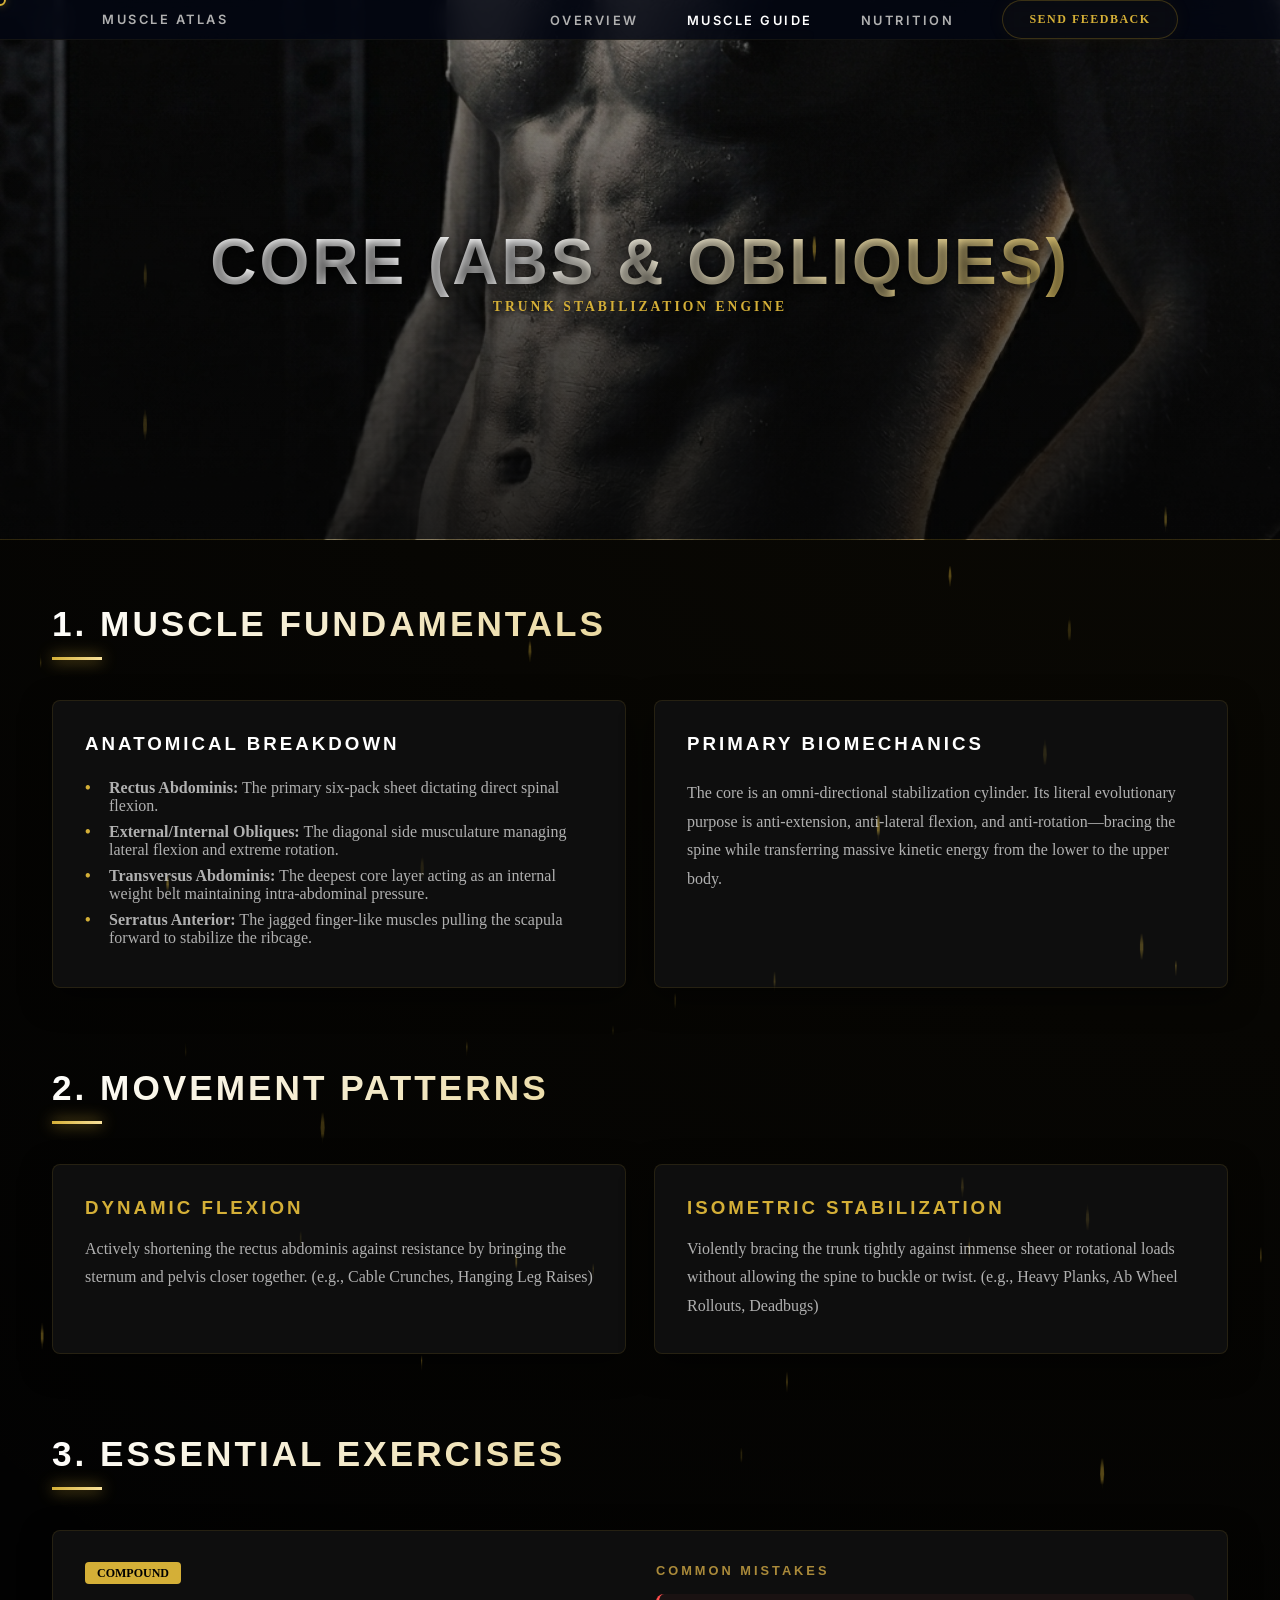
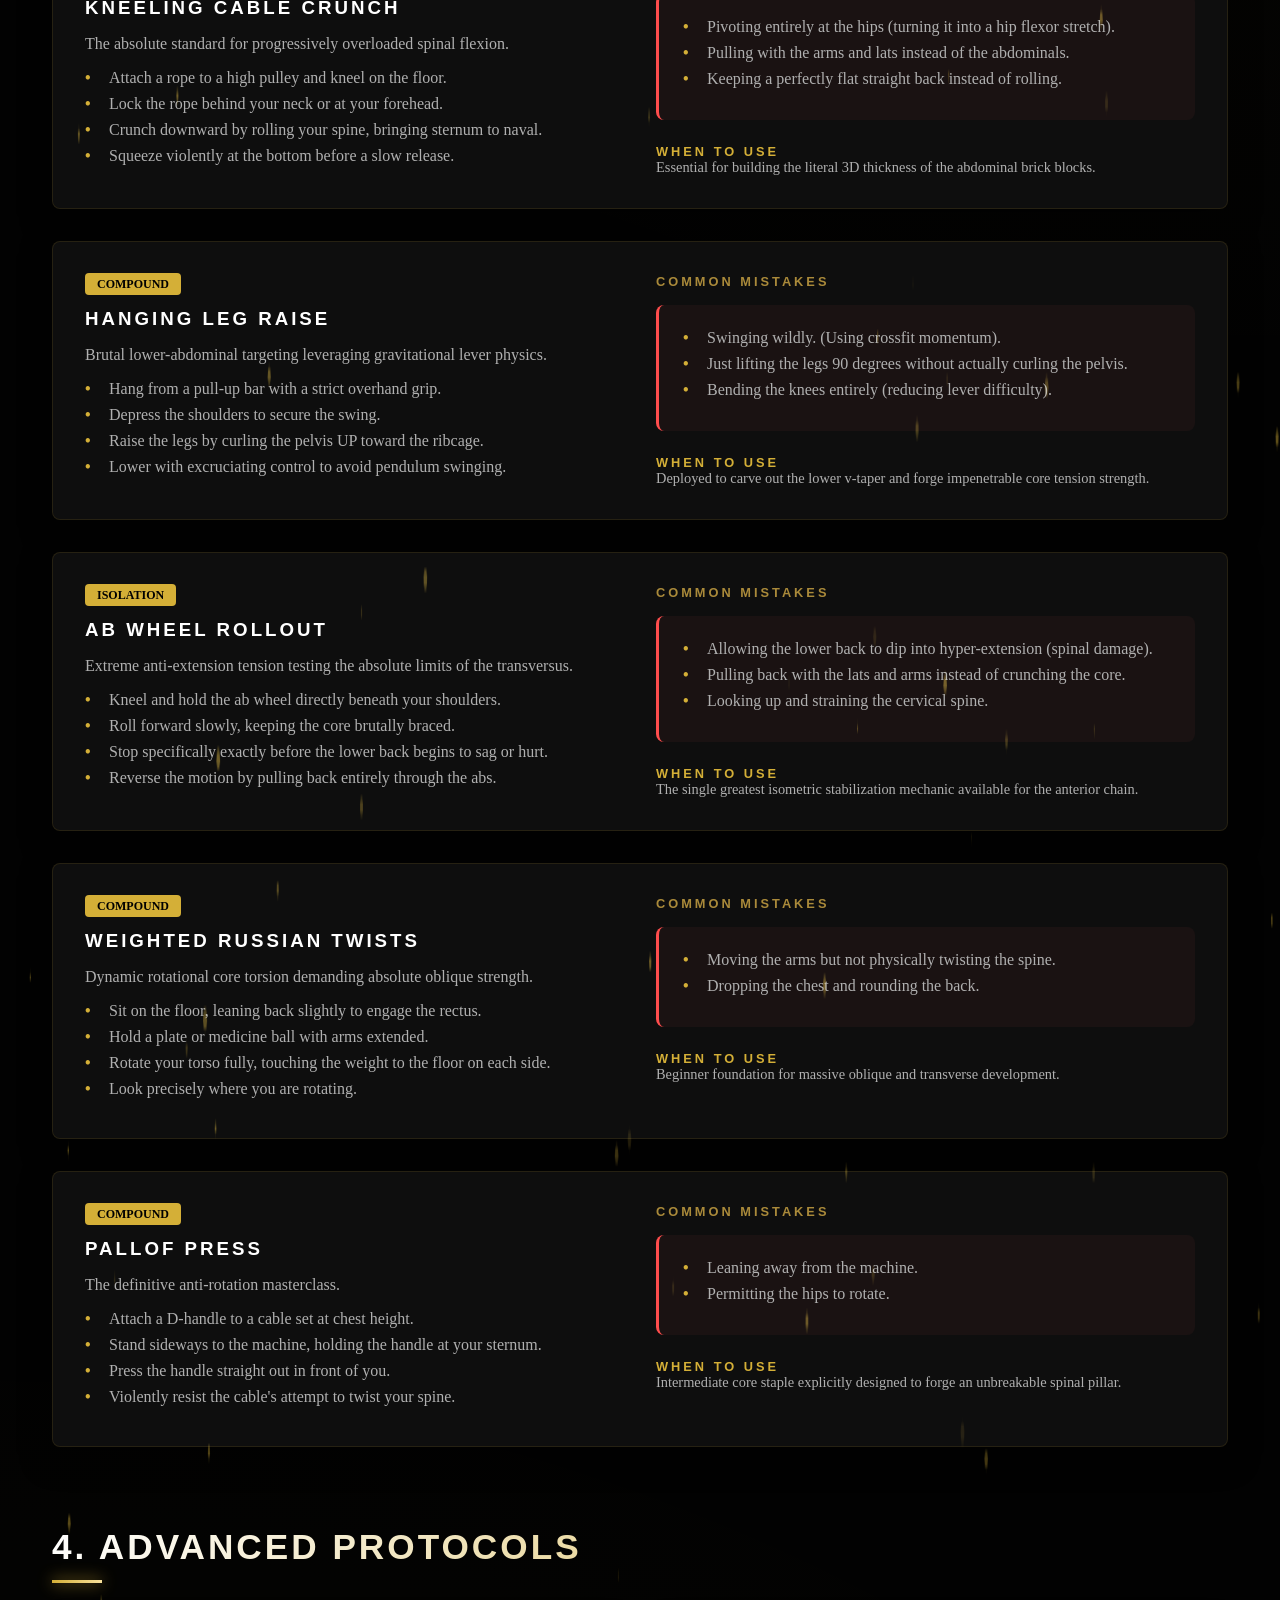
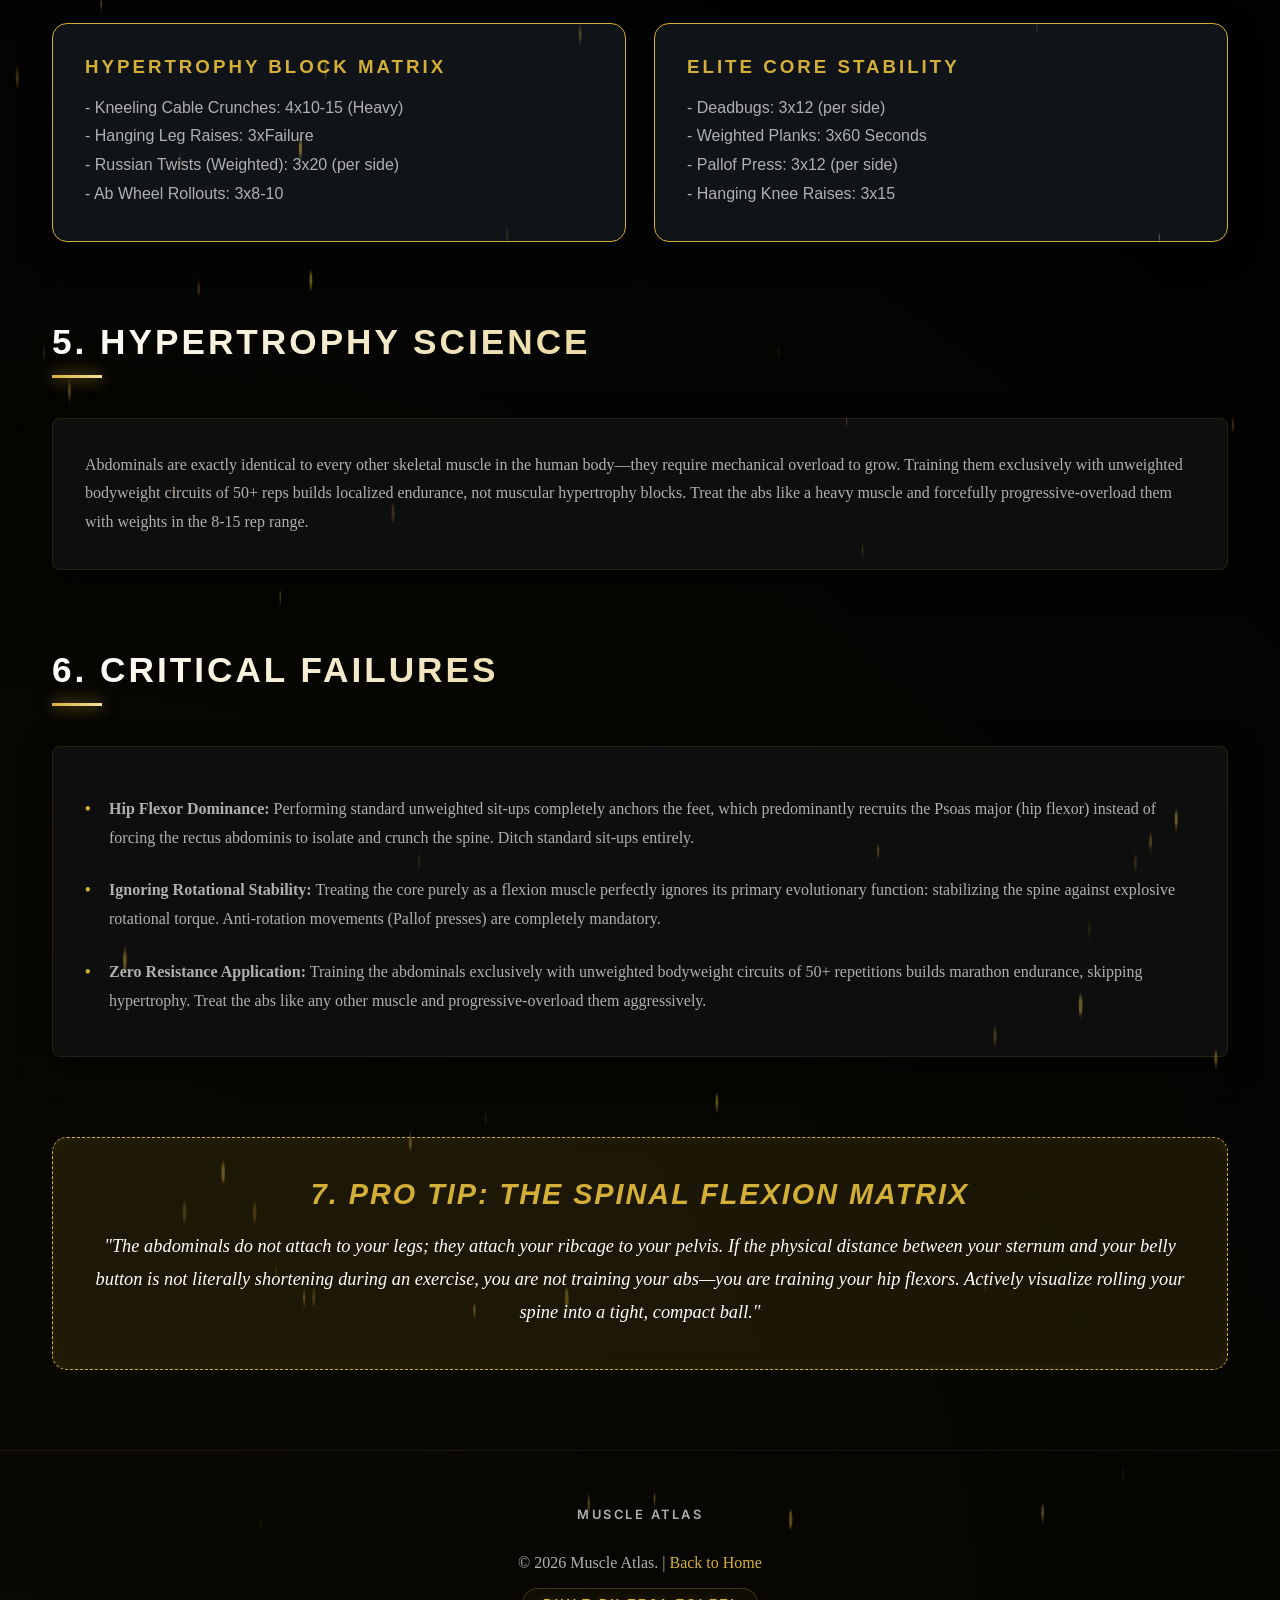
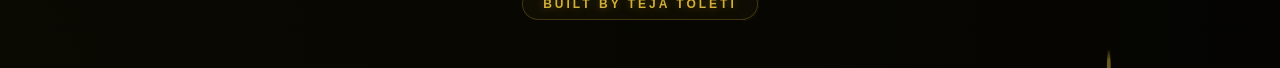
<file: muscles/core.html>
<!DOCTYPE html>
<html lang="en">
<head>
    <meta charset="UTF-8">
    <meta name="viewport" content="width=device-width, initial-scale=1.0">
    <title>Core & Training | Muscle Atlas</title>
    <link rel="stylesheet" href="../css/style.css">
</head>
<body>
    <canvas id="gravity-canvas"></canvas>
    <nav>
        <a href="../index.html" class="logo">MUSCLE ATLAS</a>
        <ul class="nav-links">
            <li><a href="../index.html" class="nav-link">Overview</a></li>
            <li><a href="../index.html#atlas" class="nav-link active">Muscle Guide</a></li>
            <li><a href="../nutrition.html" class="nav-link">Nutrition</a></li>
            <li><a href="mailto:tejatoleti12@gmail.com?subject=Muscle%20Atlas%20Feedback" id="feedback-btn" class="btn btn-pill-glow">Send Feedback</a></li>
        </ul>
    </nav>

    <header class="muscle-hero" style="background: linear-gradient(rgba(5, 5, 5, 0.35), rgba(5, 5, 5, 0.85)), url('../assets/core_art.png'); background-size: cover; background-position: center; border-bottom: 1px solid rgba(201,162,39,0.2); height: 60vh; display: flex; align-items: center; justify-content: center; text-align: center; position: relative; overflow: hidden;">
        <div class="container" style="position:relative; z-index:1;">
            <h1 style="font-size:clamp(2.5rem,5vw,40rem); color: var(--text-primary); text-shadow: 0 4px 12px rgba(0,0,0,0.8);">Core (Abs & Obliques)</h1>
            <p style="color:var(--accent-color); font-weight:600; letter-spacing:3px; font-size:0.85rem; text-shadow: 0 2px 4px rgba(0,0,0,0.5);">TRUNK STABILIZATION ENGINE</p>
        </div>
    </header>

    <section class="container" style="margin-top: 4rem;">
        
        <!-- 1. Fundamentals -->
        <div class="content-section" style="margin-bottom: 5rem;">
            <h2 class="section-title" style="text-align: left; color: var(--text-primary);">1. Muscle Fundamentals</h2>
            <div class="grid-cols-2">
                <div class="glass-card">
                    <h3 style="margin-bottom: 1.5rem; color: var(--text-primary);">Anatomical Breakdown</h3>
                    <ul class="step-list">
                        <li><strong>Rectus Abdominis:</strong> The primary six-pack sheet dictating direct spinal flexion.</li>
                        <li><strong>External/Internal Obliques:</strong> The diagonal side musculature managing lateral flexion and extreme rotation.</li>
                        <li><strong>Transversus Abdominis:</strong> The deepest core layer acting as an internal weight belt maintaining intra-abdominal pressure.</li>
                        <li><strong>Serratus Anterior:</strong> The jagged finger-like muscles pulling the scapula forward to stabilize the ribcage.</li>
                    </ul>
                </div>
                <div class="glass-card">
                    <h3 style="margin-bottom: 1.5rem; color: var(--text-primary);">Primary Biomechanics</h3>
                    <p style="color: var(--text-secondary); line-height: 1.8;">The core is an omni-directional stabilization cylinder. Its literal evolutionary purpose is anti-extension, anti-lateral flexion, and anti-rotation—bracing the spine while transferring massive kinetic energy from the lower to the upper body.</p>
                </div>
            </div>
        </div>

        <!-- 2. Movement Patterns -->
        <div class="content-section" style="margin-bottom: 5rem;">
            <h2 class="section-title" style="text-align: left; color: var(--text-primary);">2. Movement Patterns</h2>
            <div class="grid-cols-2">
                <div class="glass-card">
                    <h3 style="color: var(--accent-color); margin-bottom: 1rem;">Dynamic Flexion</h3>
                    <p style="color: var(--text-secondary); line-height: 1.8;">Actively shortening the rectus abdominis against resistance by bringing the sternum and pelvis closer together. (e.g., Cable Crunches, Hanging Leg Raises)</p>
                </div>
                <div class="glass-card">
                    <h3 style="color: var(--accent-color); margin-bottom: 1rem;">Isometric Stabilization</h3>
                    <p style="color: var(--text-secondary); line-height: 1.8;">Violently bracing the trunk tightly against immense sheer or rotational loads without allowing the spine to buckle or twist. (e.g., Heavy Planks, Ab Wheel Rollouts, Deadbugs)</p>
                </div>
            </div>
        </div>

        <!-- 3. Exercises -->
        <div class="content-section" style="margin-bottom: 5rem;">
            <h2 class="section-title" style="text-align: left; color: var(--text-primary);">3. Essential Exercises</h2>
            
            <div class="glass-card exercise-card" style="margin-top: 2rem;">
                <div style="flex: 1;">
                    <span class="badge">Compound</span>
                    <h3 style="margin: 1rem 0; color: var(--text-primary);">Kneeling Cable Crunch</h3>
                    <p style="color: var(--text-secondary);">The absolute standard for progressively overloaded spinal flexion.</p>
                    <ul class="step-list">
                        <li>Attach a rope to a high pulley and kneel on the floor.</li>
                        <li>Lock the rope behind your neck or at your forehead.</li>
                        <li>Crunch downward by rolling your spine, bringing sternum to naval.</li>
                        <li>Squeeze violently at the bottom before a slow release.</li>
                    </ul>
                </div>
                <div style="flex: 1;">
                    <h4 style="color: var(--secondary-gold); font-size: 0.8rem;">COMMON MISTAKES</h4>
                    <ul class="step-list error-list">
                        <li>Pivoting entirely at the hips (turning it into a hip flexor stretch).</li>
                        <li>Pulling with the arms and lats instead of the abdominals.</li>
                        <li>Keeping a perfectly flat straight back instead of rolling.</li>
                    </ul>
                    <h4 style="margin-top: 1.5rem; color: var(--accent-color); font-size: 0.8rem;">WHEN TO USE</h4>
                    <p style="font-size: 0.9rem; color: var(--text-secondary);">Essential for building the literal 3D thickness of the abdominal brick blocks.</p>
                </div>
            </div>
            <div class="glass-card exercise-card" style="margin-top: 2rem;">
                <div style="flex: 1;">
                    <span class="badge">Compound</span>
                    <h3 style="margin: 1rem 0; color: var(--text-primary);">Hanging Leg Raise</h3>
                    <p style="color: var(--text-secondary);">Brutal lower-abdominal targeting leveraging gravitational lever physics.</p>
                    <ul class="step-list">
                        <li>Hang from a pull-up bar with a strict overhand grip.</li>
                        <li>Depress the shoulders to secure the swing.</li>
                        <li>Raise the legs by curling the pelvis UP toward the ribcage.</li>
                        <li>Lower with excruciating control to avoid pendulum swinging.</li>
                    </ul>
                </div>
                <div style="flex: 1;">
                    <h4 style="color: var(--secondary-gold); font-size: 0.8rem;">COMMON MISTAKES</h4>
                    <ul class="step-list error-list">
                        <li>Swinging wildly. (Using crossfit momentum).</li>
                        <li>Just lifting the legs 90 degrees without actually curling the pelvis.</li>
                        <li>Bending the knees entirely (reducing lever difficulty).</li>
                    </ul>
                    <h4 style="margin-top: 1.5rem; color: var(--accent-color); font-size: 0.8rem;">WHEN TO USE</h4>
                    <p style="font-size: 0.9rem; color: var(--text-secondary);">Deployed to carve out the lower v-taper and forge impenetrable core tension strength.</p>
                </div>
            </div>
            <div class="glass-card exercise-card" style="margin-top: 2rem;">
                <div style="flex: 1;">
                    <span class="badge">Isolation</span>
                    <h3 style="margin: 1rem 0; color: var(--text-primary);">Ab Wheel Rollout</h3>
                    <p style="color: var(--text-secondary);">Extreme anti-extension tension testing the absolute limits of the transversus.</p>
                    <ul class="step-list">
                        <li>Kneel and hold the ab wheel directly beneath your shoulders.</li>
                        <li>Roll forward slowly, keeping the core brutally braced.</li>
                        <li>Stop specifically exactly before the lower back begins to sag or hurt.</li>
                        <li>Reverse the motion by pulling back entirely through the abs.</li>
                    </ul>
                </div>
                <div style="flex: 1;">
                    <h4 style="color: var(--secondary-gold); font-size: 0.8rem;">COMMON MISTAKES</h4>
                    <ul class="step-list error-list">
                        <li>Allowing the lower back to dip into hyper-extension (spinal damage).</li>
                        <li>Pulling back with the lats and arms instead of crunching the core.</li>
                        <li>Looking up and straining the cervical spine.</li>
                    </ul>
                    <h4 style="margin-top: 1.5rem; color: var(--accent-color); font-size: 0.8rem;">WHEN TO USE</h4>
                    <p style="font-size: 0.9rem; color: var(--text-secondary);">The single greatest isometric stabilization mechanic available for the anterior chain.</p>
                </div>
            </div>
                    <div class="glass-card exercise-card" style="margin-top: 2rem;">
                <div style="flex: 1;">
                    <span class="badge">Compound</span>
                    <h3 style="margin: 1rem 0; color: var(--text-primary);">Weighted Russian Twists</h3>
                    <p style="color: var(--text-secondary);">Dynamic rotational core torsion demanding absolute oblique strength.</p>
                    <ul class="step-list">
                        <li>Sit on the floor, leaning back slightly to engage the rectus.</li>
                        <li>Hold a plate or medicine ball with arms extended.</li>
                        <li>Rotate your torso fully, touching the weight to the floor on each side.</li>
                        <li>Look precisely where you are rotating.</li>
                    </ul>
                </div>
                <div style="flex: 1;">
                    <h4 style="color: var(--secondary-gold); font-size: 0.8rem;">COMMON MISTAKES</h4>
                    <ul class="step-list error-list">
                        <li>Moving the arms but not physically twisting the spine.</li>
                        <li>Dropping the chest and rounding the back.</li>
                    </ul>
                    <h4 style="margin-top: 1.5rem; color: var(--accent-color); font-size: 0.8rem;">WHEN TO USE</h4>
                    <p style="font-size: 0.9rem; color: var(--text-secondary);">Beginner foundation for massive oblique and transverse development.</p>
                </div>
            </div>
            <div class="glass-card exercise-card" style="margin-top: 2rem;">
                <div style="flex: 1;">
                    <span class="badge">Compound</span>
                    <h3 style="margin: 1rem 0; color: var(--text-primary);">Pallof Press</h3>
                    <p style="color: var(--text-secondary);">The definitive anti-rotation masterclass.</p>
                    <ul class="step-list">
                        <li>Attach a D-handle to a cable set at chest height.</li>
                        <li>Stand sideways to the machine, holding the handle at your sternum.</li>
                        <li>Press the handle straight out in front of you.</li>
                        <li>Violently resist the cable's attempt to twist your spine.</li>
                    </ul>
                </div>
                <div style="flex: 1;">
                    <h4 style="color: var(--secondary-gold); font-size: 0.8rem;">COMMON MISTAKES</h4>
                    <ul class="step-list error-list">
                        <li>Leaning away from the machine.</li>
                        <li>Permitting the hips to rotate.</li>
                    </ul>
                    <h4 style="margin-top: 1.5rem; color: var(--accent-color); font-size: 0.8rem;">WHEN TO USE</h4>
                    <p style="font-size: 0.9rem; color: var(--text-secondary);">Intermediate core staple explicitly designed to forge an unbreakable spinal pillar.</p>
                </div>
            </div>
</div>

        <!-- 4. Workout Plans -->
        <div class="content-section" style="margin-bottom: 5rem;">
            <h2 class="section-title" style="text-align: left; color: var(--text-primary);">4. Advanced Protocols</h2>
            <div class="grid-cols-2">
            
                <div class="glass-card workout-plan">
                    <h3 style="color: var(--accent-color); margin-bottom: 1rem;">Hypertrophy Block Matrix</h3>
                    <p style="color: var(--text-secondary); line-height: 1.8; margin-top: 1rem; font-family: 'Outfit', sans-serif;">
                        - Kneeling Cable Crunches: 4x10-15 (Heavy)<br>                        - Hanging Leg Raises: 3xFailure<br>                        - Russian Twists (Weighted): 3x20 (per side)<br>                        - Ab Wheel Rollouts: 3x8-10
                    </p>
                </div>
                <div class="glass-card workout-plan">
                    <h3 style="color: var(--accent-color); margin-bottom: 1rem;">Elite Core Stability</h3>
                    <p style="color: var(--text-secondary); line-height: 1.8; margin-top: 1rem; font-family: 'Outfit', sans-serif;">
                        - Deadbugs: 3x12 (per side)<br>                        - Weighted Planks: 3x60 Seconds<br>                        - Pallof Press: 3x12 (per side)<br>                        - Hanging Knee Raises: 3x15
                    </p>
                </div>
            </div>
        </div>

        <!-- 5. Training Basics -->
        <div class="content-section" style="margin-bottom: 5rem;">
            <h2 class="section-title" style="text-align: left; color: var(--text-primary);">5. Hypertrophy Science</h2>
            <div class="glass-card">
                <p style="color: var(--text-secondary); line-height: 1.8;">
                    Abdominals are exactly identical to every other skeletal muscle in the human body—they require mechanical overload to grow. Training them exclusively with unweighted bodyweight circuits of 50+ reps builds localized endurance, not muscular hypertrophy blocks. Treat the abs like a heavy muscle and forcefully progressive-overload them with weights in the 8-15 rep range.
                </p>
            </div>
        </div>

        <!-- 6. Mistakes -->
        <div class="content-section" style="margin-bottom: 5rem;">
            <h2 class="section-title" style="text-align: left; color: var(--text-primary);">6. Critical Failures</h2>
            <div class="glass-card">
                <ul class="step-list" style="color: var(--text-secondary); line-height: 1.8; display: flex; flex-direction: column; gap: 1rem;">
                    <li><strong>Hip Flexor Dominance:</strong> Performing standard unweighted sit-ups completely anchors the feet, which predominantly recruits the Psoas major (hip flexor) instead of forcing the rectus abdominis to isolate and crunch the spine. Ditch standard sit-ups entirely.</li>
                    <li><strong>Ignoring Rotational Stability:</strong> Treating the core purely as a flexion muscle perfectly ignores its primary evolutionary function: stabilizing the spine against explosive rotational torque. Anti-rotation movements (Pallof presses) are completely mandatory.</li>
                    <li><strong>Zero Resistance Application:</strong> Training the abdominals exclusively with unweighted bodyweight circuits of 50+ repetitions builds marathon endurance, skipping hypertrophy. Treat the abs like any other muscle and progressive-overload them aggressively.</li>
                </ul>
            </div>
        </div>

        <!-- 7. Pro Tip -->
        <div class="content-section pro-tip" style="margin-bottom: 5rem;">
            <h2>7. PRO TIP: The Spinal Flexion Matrix</h2>
            <p>"The abdominals do not attach to your legs; they attach your ribcage to your pelvis. If the physical distance between your sternum and your belly button is not literally shortening during an exercise, you are not training your abs—you are training your hip flexors. Actively visualize rolling your spine into a tight, compact ball."</p>
        </div>

    </section>

    <footer style="text-align: center; padding: 3rem 0; border-top: 1px solid rgba(201, 162, 39, 0.1); margin-top: 4rem;">
        <div class="logo" style="margin-bottom: 1.5rem;"><a href="../index.html" style="color: inherit; text-decoration: none;">MUSCLE ATLAS</a></div>
        <p style="margin-bottom: 1rem; color: var(--text-secondary);">&copy; 2026 Muscle Atlas. | <a href="../index.html" style="color: var(--accent-color); text-decoration: none;">Back to Home</a></p>
        <a href="../index.html" class="magic-creator-tag">
            <span class="sparkle star-1"></span>
            <span class="sparkle star-2"></span>
            <span class="sparkle star-3"></span>
            Built by Teja Toleti
        </a>
    </footer>

    <!-- Static Navigation Elements -->
    <div class="page-sweep"></div>
    
    <script src="../js/main.js"></script>
    <script src="../js/dots.js"></script>
</body>
</html>
</file>
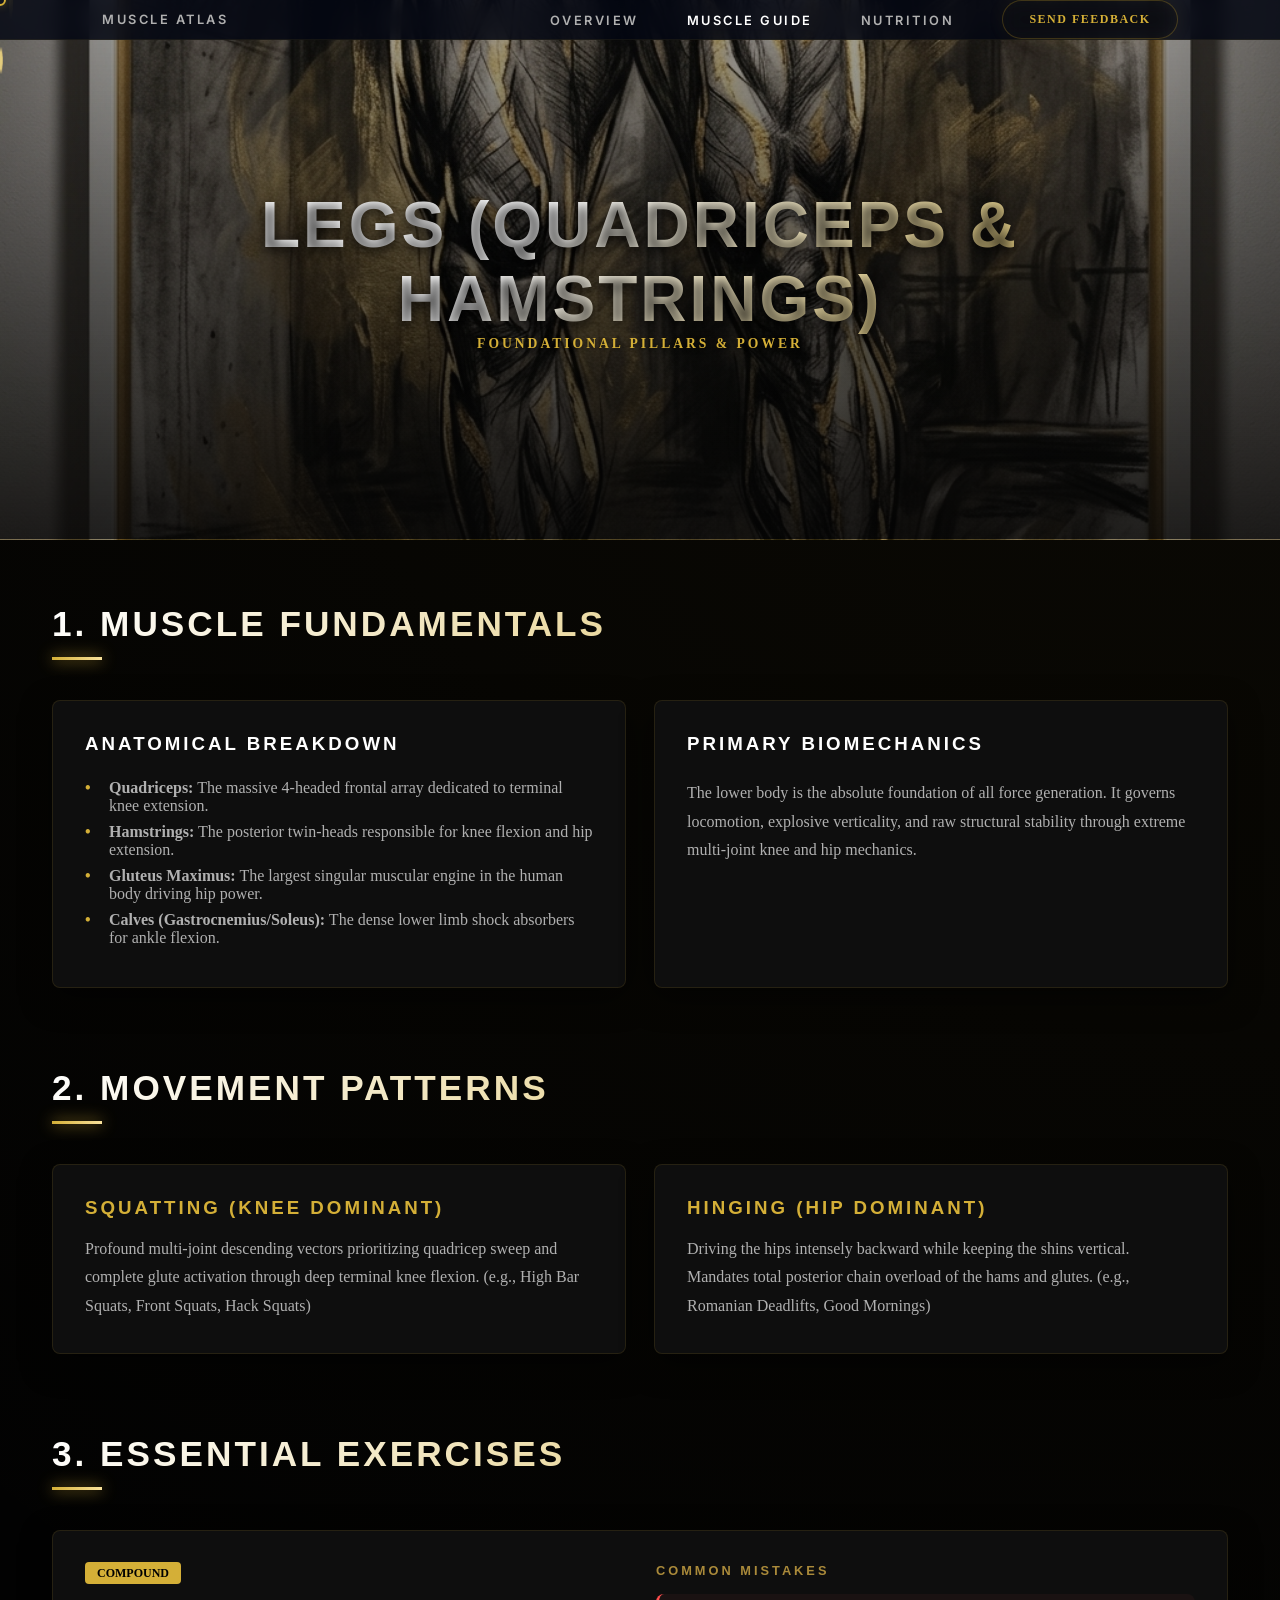
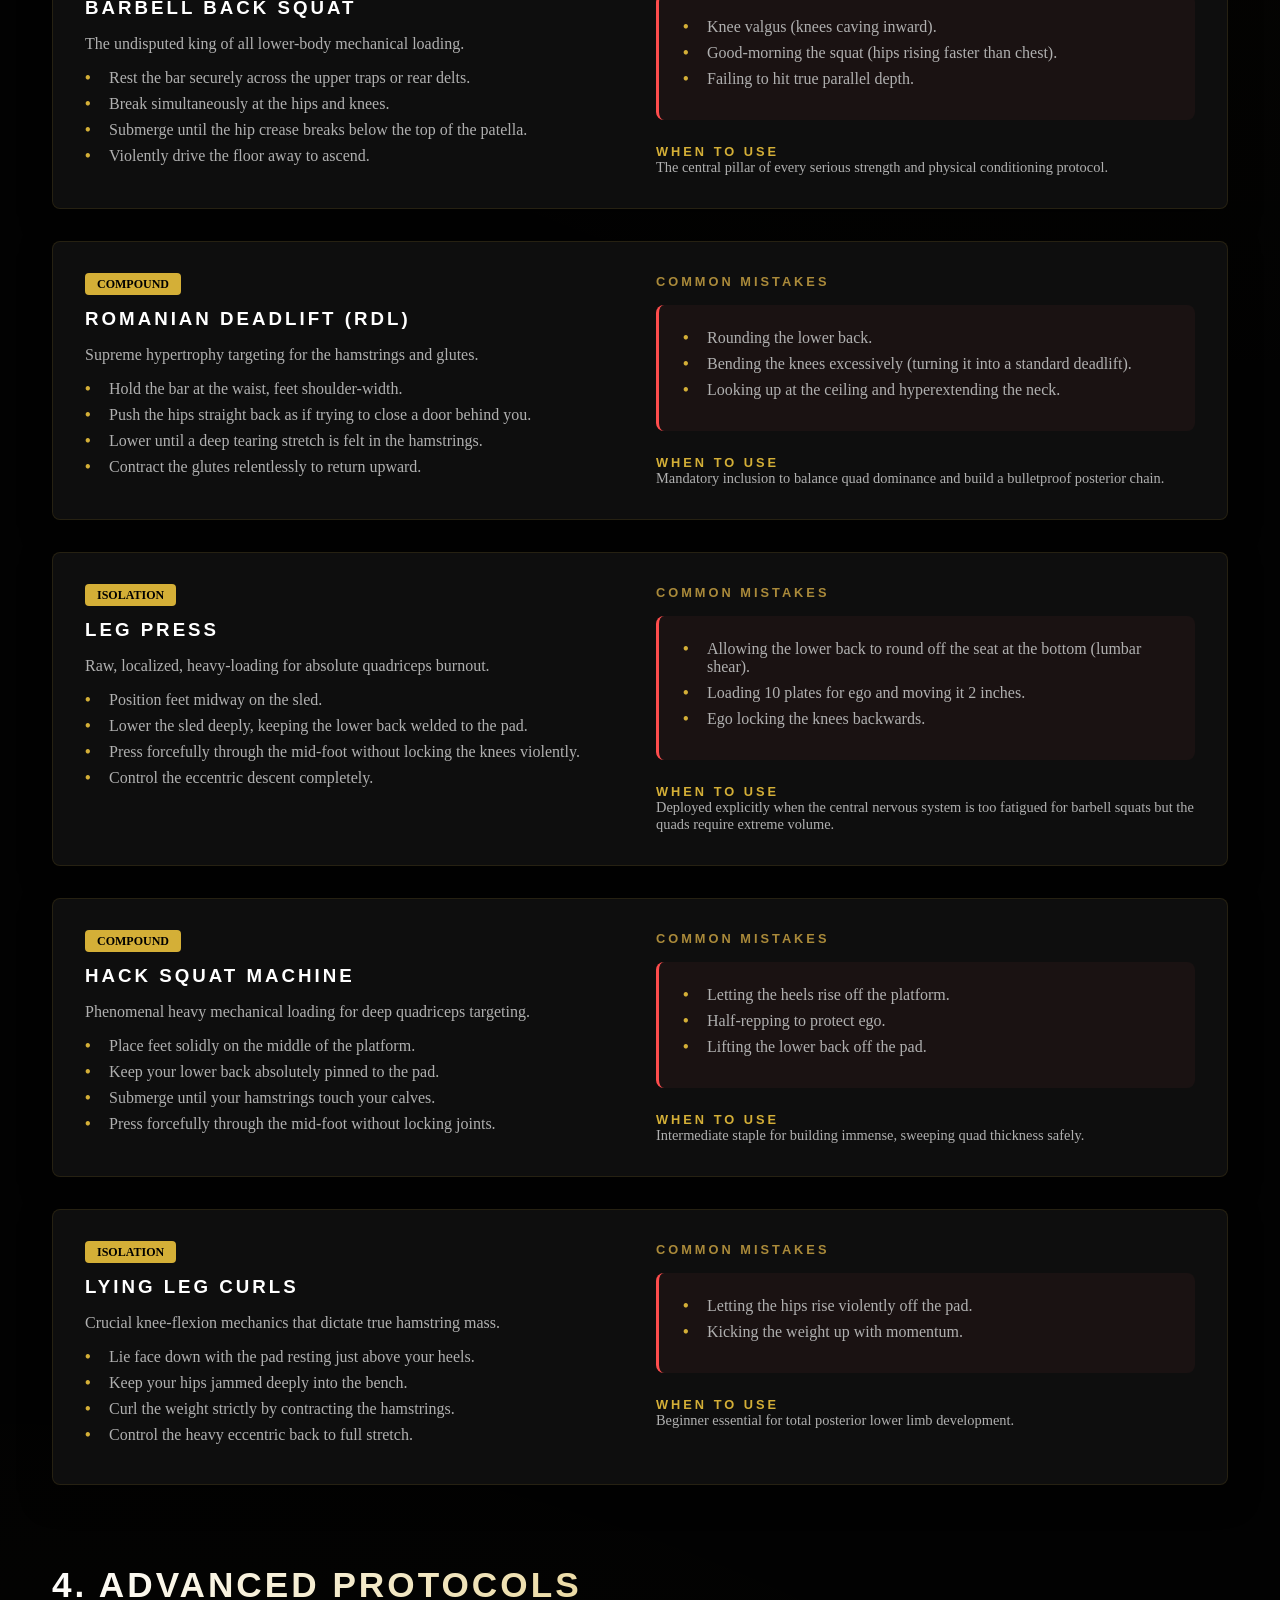
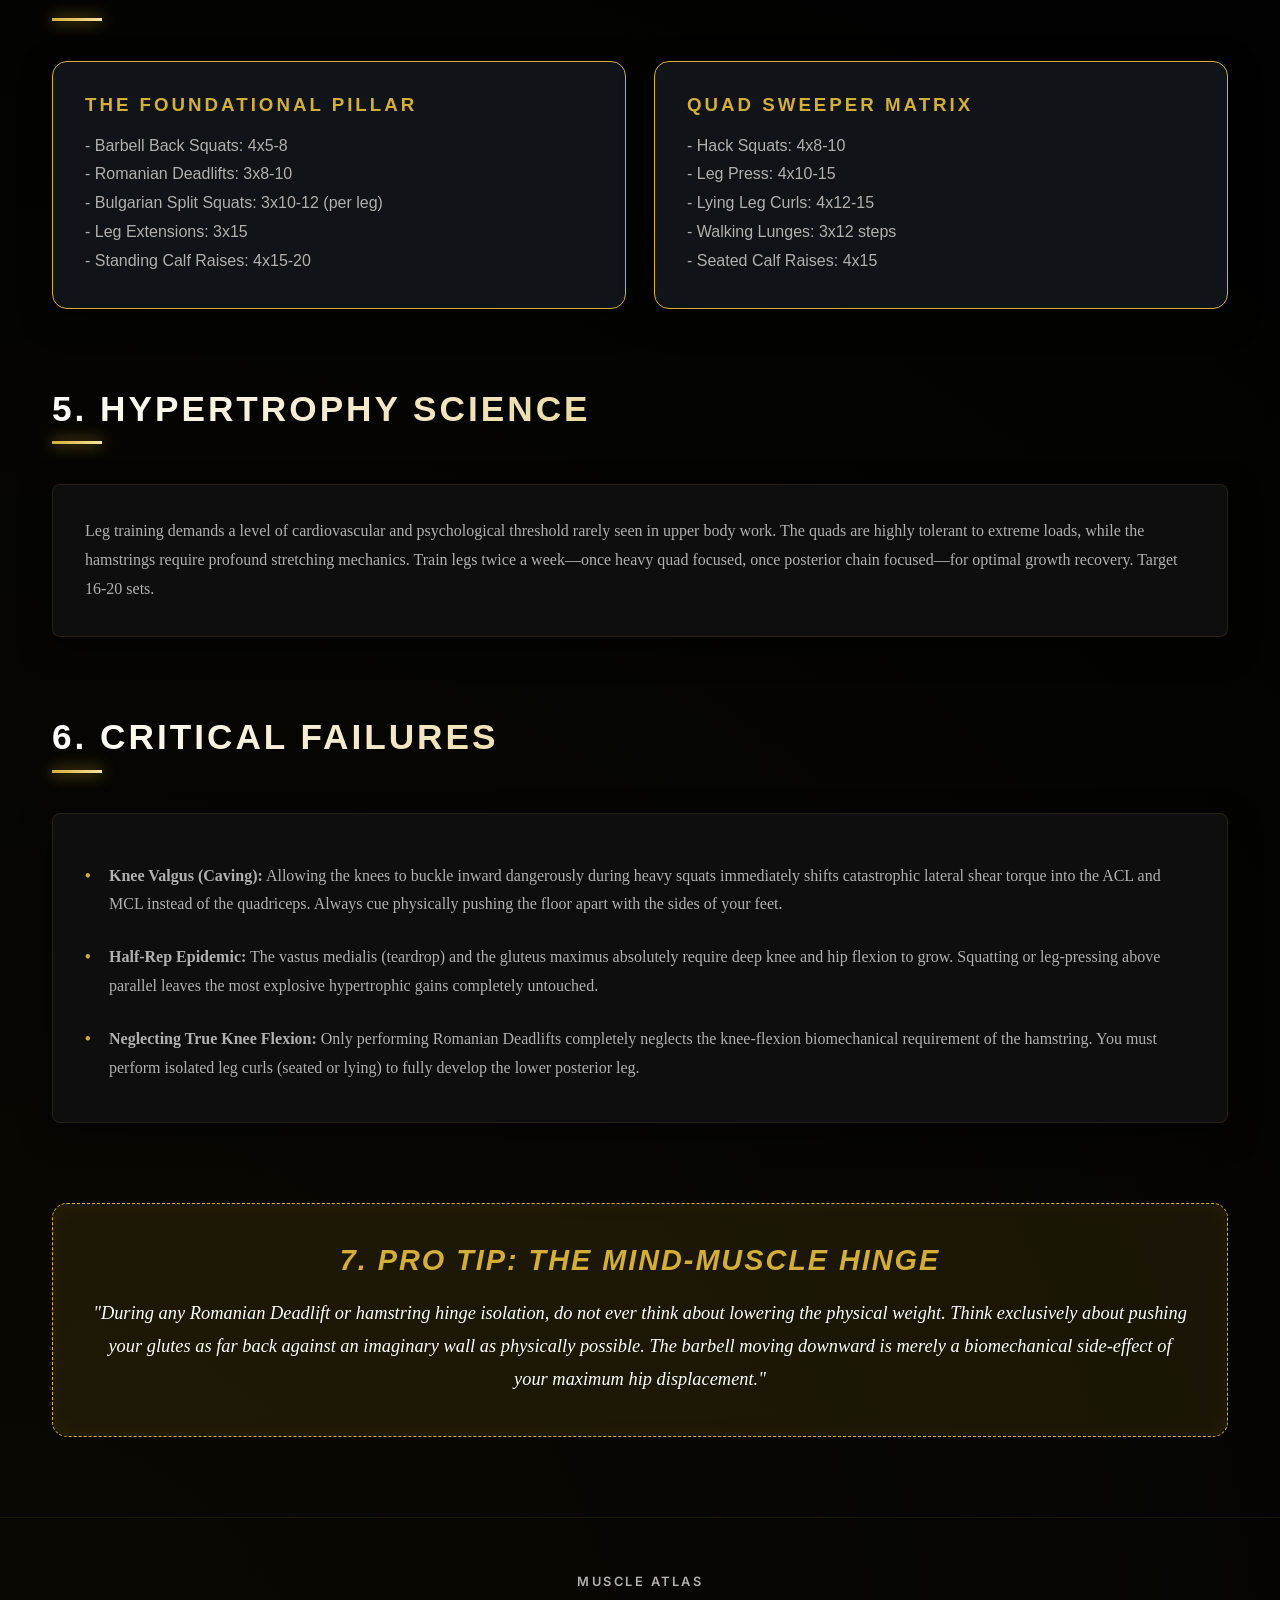
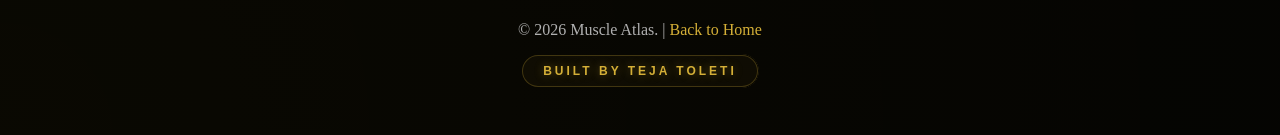
<file: muscles/legs.html>
<!DOCTYPE html>
<html lang="en">
<head>
    <meta charset="UTF-8">
    <meta name="viewport" content="width=device-width, initial-scale=1.0">
    <title>Legs & Training | Muscle Atlas</title>
    <link rel="stylesheet" href="../css/style.css">
</head>
<body>
    <canvas id="gravity-canvas"></canvas>
    <nav>
        <a href="../index.html" class="logo">MUSCLE ATLAS</a>
        <ul class="nav-links">
            <li><a href="../index.html" class="nav-link">Overview</a></li>
            <li><a href="../index.html#atlas" class="nav-link active">Muscle Guide</a></li>
            <li><a href="../nutrition.html" class="nav-link">Nutrition</a></li>
            <li><a href="mailto:tejatoleti12@gmail.com?subject=Muscle%20Atlas%20Feedback" id="feedback-btn" class="btn btn-pill-glow">Send Feedback</a></li>
        </ul>
    </nav>

    <header class="muscle-hero" style="background: linear-gradient(rgba(5, 5, 5, 0.35), rgba(5, 5, 5, 0.85)), url('../assets/legs_art.png'); background-size: cover; background-position: center; border-bottom: 1px solid rgba(201,162,39,0.2); height: 60vh; display: flex; align-items: center; justify-content: center; text-align: center; position: relative; overflow: hidden;">
        <div class="container" style="position:relative; z-index:1;">
            <h1 style="font-size:clamp(2.5rem,5vw,40rem); color: var(--text-primary); text-shadow: 0 4px 12px rgba(0,0,0,0.8);">Legs (Quadriceps & Hamstrings)</h1>
            <p style="color:var(--accent-color); font-weight:600; letter-spacing:3px; font-size:0.85rem; text-shadow: 0 2px 4px rgba(0,0,0,0.5);">FOUNDATIONAL PILLARS & POWER</p>
        </div>
    </header>

    <section class="container" style="margin-top: 4rem;">
        
        <!-- 1. Fundamentals -->
        <div class="content-section" style="margin-bottom: 5rem;">
            <h2 class="section-title" style="text-align: left; color: var(--text-primary);">1. Muscle Fundamentals</h2>
            <div class="grid-cols-2">
                <div class="glass-card">
                    <h3 style="margin-bottom: 1.5rem; color: var(--text-primary);">Anatomical Breakdown</h3>
                    <ul class="step-list">
                        <li><strong>Quadriceps:</strong> The massive 4-headed frontal array dedicated to terminal knee extension.</li>
                        <li><strong>Hamstrings:</strong> The posterior twin-heads responsible for knee flexion and hip extension.</li>
                        <li><strong>Gluteus Maximus:</strong> The largest singular muscular engine in the human body driving hip power.</li>
                        <li><strong>Calves (Gastrocnemius/Soleus):</strong> The dense lower limb shock absorbers for ankle flexion.</li>
                    </ul>
                </div>
                <div class="glass-card">
                    <h3 style="margin-bottom: 1.5rem; color: var(--text-primary);">Primary Biomechanics</h3>
                    <p style="color: var(--text-secondary); line-height: 1.8;">The lower body is the absolute foundation of all force generation. It governs locomotion, explosive verticality, and raw structural stability through extreme multi-joint knee and hip mechanics.</p>
                </div>
            </div>
        </div>

        <!-- 2. Movement Patterns -->
        <div class="content-section" style="margin-bottom: 5rem;">
            <h2 class="section-title" style="text-align: left; color: var(--text-primary);">2. Movement Patterns</h2>
            <div class="grid-cols-2">
                <div class="glass-card">
                    <h3 style="color: var(--accent-color); margin-bottom: 1rem;">Squatting (Knee Dominant)</h3>
                    <p style="color: var(--text-secondary); line-height: 1.8;">Profound multi-joint descending vectors prioritizing quadricep sweep and complete glute activation through deep terminal knee flexion. (e.g., High Bar Squats, Front Squats, Hack Squats)</p>
                </div>
                <div class="glass-card">
                    <h3 style="color: var(--accent-color); margin-bottom: 1rem;">Hinging (Hip Dominant)</h3>
                    <p style="color: var(--text-secondary); line-height: 1.8;">Driving the hips intensely backward while keeping the shins vertical. Mandates total posterior chain overload of the hams and glutes. (e.g., Romanian Deadlifts, Good Mornings)</p>
                </div>
            </div>
        </div>

        <!-- 3. Exercises -->
        <div class="content-section" style="margin-bottom: 5rem;">
            <h2 class="section-title" style="text-align: left; color: var(--text-primary);">3. Essential Exercises</h2>
            
            <div class="glass-card exercise-card" style="margin-top: 2rem;">
                <div style="flex: 1;">
                    <span class="badge">Compound</span>
                    <h3 style="margin: 1rem 0; color: var(--text-primary);">Barbell Back Squat</h3>
                    <p style="color: var(--text-secondary);">The undisputed king of all lower-body mechanical loading.</p>
                    <ul class="step-list">
                        <li>Rest the bar securely across the upper traps or rear delts.</li>
                        <li>Break simultaneously at the hips and knees.</li>
                        <li>Submerge until the hip crease breaks below the top of the patella.</li>
                        <li>Violently drive the floor away to ascend.</li>
                    </ul>
                </div>
                <div style="flex: 1;">
                    <h4 style="color: var(--secondary-gold); font-size: 0.8rem;">COMMON MISTAKES</h4>
                    <ul class="step-list error-list">
                        <li>Knee valgus (knees caving inward).</li>
                        <li>Good-morning the squat (hips rising faster than chest).</li>
                        <li>Failing to hit true parallel depth.</li>
                    </ul>
                    <h4 style="margin-top: 1.5rem; color: var(--accent-color); font-size: 0.8rem;">WHEN TO USE</h4>
                    <p style="font-size: 0.9rem; color: var(--text-secondary);">The central pillar of every serious strength and physical conditioning protocol.</p>
                </div>
            </div>
            <div class="glass-card exercise-card" style="margin-top: 2rem;">
                <div style="flex: 1;">
                    <span class="badge">Compound</span>
                    <h3 style="margin: 1rem 0; color: var(--text-primary);">Romanian Deadlift (RDL)</h3>
                    <p style="color: var(--text-secondary);">Supreme hypertrophy targeting for the hamstrings and glutes.</p>
                    <ul class="step-list">
                        <li>Hold the bar at the waist, feet shoulder-width.</li>
                        <li>Push the hips straight back as if trying to close a door behind you.</li>
                        <li>Lower until a deep tearing stretch is felt in the hamstrings.</li>
                        <li>Contract the glutes relentlessly to return upward.</li>
                    </ul>
                </div>
                <div style="flex: 1;">
                    <h4 style="color: var(--secondary-gold); font-size: 0.8rem;">COMMON MISTAKES</h4>
                    <ul class="step-list error-list">
                        <li>Rounding the lower back.</li>
                        <li>Bending the knees excessively (turning it into a standard deadlift).</li>
                        <li>Looking up at the ceiling and hyperextending the neck.</li>
                    </ul>
                    <h4 style="margin-top: 1.5rem; color: var(--accent-color); font-size: 0.8rem;">WHEN TO USE</h4>
                    <p style="font-size: 0.9rem; color: var(--text-secondary);">Mandatory inclusion to balance quad dominance and build a bulletproof posterior chain.</p>
                </div>
            </div>
            <div class="glass-card exercise-card" style="margin-top: 2rem;">
                <div style="flex: 1;">
                    <span class="badge">Isolation</span>
                    <h3 style="margin: 1rem 0; color: var(--text-primary);">Leg Press</h3>
                    <p style="color: var(--text-secondary);">Raw, localized, heavy-loading for absolute quadriceps burnout.</p>
                    <ul class="step-list">
                        <li>Position feet midway on the sled.</li>
                        <li>Lower the sled deeply, keeping the lower back welded to the pad.</li>
                        <li>Press forcefully through the mid-foot without locking the knees violently.</li>
                        <li>Control the eccentric descent completely.</li>
                    </ul>
                </div>
                <div style="flex: 1;">
                    <h4 style="color: var(--secondary-gold); font-size: 0.8rem;">COMMON MISTAKES</h4>
                    <ul class="step-list error-list">
                        <li>Allowing the lower back to round off the seat at the bottom (lumbar shear).</li>
                        <li>Loading 10 plates for ego and moving it 2 inches.</li>
                        <li>Ego locking the knees backwards.</li>
                    </ul>
                    <h4 style="margin-top: 1.5rem; color: var(--accent-color); font-size: 0.8rem;">WHEN TO USE</h4>
                    <p style="font-size: 0.9rem; color: var(--text-secondary);">Deployed explicitly when the central nervous system is too fatigued for barbell squats but the quads require extreme volume.</p>
                </div>
            </div>
                    <div class="glass-card exercise-card" style="margin-top: 2rem;">
                <div style="flex: 1;">
                    <span class="badge">Compound</span>
                    <h3 style="margin: 1rem 0; color: var(--text-primary);">Hack Squat Machine</h3>
                    <p style="color: var(--text-secondary);">Phenomenal heavy mechanical loading for deep quadriceps targeting.</p>
                    <ul class="step-list">
                        <li>Place feet solidly on the middle of the platform.</li>
                        <li>Keep your lower back absolutely pinned to the pad.</li>
                        <li>Submerge until your hamstrings touch your calves.</li>
                        <li>Press forcefully through the mid-foot without locking joints.</li>
                    </ul>
                </div>
                <div style="flex: 1;">
                    <h4 style="color: var(--secondary-gold); font-size: 0.8rem;">COMMON MISTAKES</h4>
                    <ul class="step-list error-list">
                        <li>Letting the heels rise off the platform.</li>
                        <li>Half-repping to protect ego.</li>
                        <li>Lifting the lower back off the pad.</li>
                    </ul>
                    <h4 style="margin-top: 1.5rem; color: var(--accent-color); font-size: 0.8rem;">WHEN TO USE</h4>
                    <p style="font-size: 0.9rem; color: var(--text-secondary);">Intermediate staple for building immense, sweeping quad thickness safely.</p>
                </div>
            </div>
            <div class="glass-card exercise-card" style="margin-top: 2rem;">
                <div style="flex: 1;">
                    <span class="badge">Isolation</span>
                    <h3 style="margin: 1rem 0; color: var(--text-primary);">Lying Leg Curls</h3>
                    <p style="color: var(--text-secondary);">Crucial knee-flexion mechanics that dictate true hamstring mass.</p>
                    <ul class="step-list">
                        <li>Lie face down with the pad resting just above your heels.</li>
                        <li>Keep your hips jammed deeply into the bench.</li>
                        <li>Curl the weight strictly by contracting the hamstrings.</li>
                        <li>Control the heavy eccentric back to full stretch.</li>
                    </ul>
                </div>
                <div style="flex: 1;">
                    <h4 style="color: var(--secondary-gold); font-size: 0.8rem;">COMMON MISTAKES</h4>
                    <ul class="step-list error-list">
                        <li>Letting the hips rise violently off the pad.</li>
                        <li>Kicking the weight up with momentum.</li>
                    </ul>
                    <h4 style="margin-top: 1.5rem; color: var(--accent-color); font-size: 0.8rem;">WHEN TO USE</h4>
                    <p style="font-size: 0.9rem; color: var(--text-secondary);">Beginner essential for total posterior lower limb development.</p>
                </div>
            </div>
</div>

        <!-- 4. Workout Plans -->
        <div class="content-section" style="margin-bottom: 5rem;">
            <h2 class="section-title" style="text-align: left; color: var(--text-primary);">4. Advanced Protocols</h2>
            <div class="grid-cols-2">
            
                <div class="glass-card workout-plan">
                    <h3 style="color: var(--accent-color); margin-bottom: 1rem;">The Foundational Pillar</h3>
                    <p style="color: var(--text-secondary); line-height: 1.8; margin-top: 1rem; font-family: 'Outfit', sans-serif;">
                        - Barbell Back Squats: 4x5-8<br>                        - Romanian Deadlifts: 3x8-10<br>                        - Bulgarian Split Squats: 3x10-12 (per leg)<br>                        - Leg Extensions: 3x15<br>                        - Standing Calf Raises: 4x15-20
                    </p>
                </div>
                <div class="glass-card workout-plan">
                    <h3 style="color: var(--accent-color); margin-bottom: 1rem;">Quad Sweeper Matrix</h3>
                    <p style="color: var(--text-secondary); line-height: 1.8; margin-top: 1rem; font-family: 'Outfit', sans-serif;">
                        - Hack Squats: 4x8-10<br>                        - Leg Press: 4x10-15<br>                        - Lying Leg Curls: 4x12-15<br>                        - Walking Lunges: 3x12 steps<br>                        - Seated Calf Raises: 4x15
                    </p>
                </div>
            </div>
        </div>

        <!-- 5. Training Basics -->
        <div class="content-section" style="margin-bottom: 5rem;">
            <h2 class="section-title" style="text-align: left; color: var(--text-primary);">5. Hypertrophy Science</h2>
            <div class="glass-card">
                <p style="color: var(--text-secondary); line-height: 1.8;">
                    Leg training demands a level of cardiovascular and psychological threshold rarely seen in upper body work. The quads are highly tolerant to extreme loads, while the hamstrings require profound stretching mechanics. Train legs twice a week—once heavy quad focused, once posterior chain focused—for optimal growth recovery. Target 16-20 sets.
                </p>
            </div>
        </div>

        <!-- 6. Mistakes -->
        <div class="content-section" style="margin-bottom: 5rem;">
            <h2 class="section-title" style="text-align: left; color: var(--text-primary);">6. Critical Failures</h2>
            <div class="glass-card">
                <ul class="step-list" style="color: var(--text-secondary); line-height: 1.8; display: flex; flex-direction: column; gap: 1rem;">
                    <li><strong>Knee Valgus (Caving):</strong> Allowing the knees to buckle inward dangerously during heavy squats immediately shifts catastrophic lateral shear torque into the ACL and MCL instead of the quadriceps. Always cue physically pushing the floor apart with the sides of your feet.</li>
                    <li><strong>Half-Rep Epidemic:</strong> The vastus medialis (teardrop) and the gluteus maximus absolutely require deep knee and hip flexion to grow. Squatting or leg-pressing above parallel leaves the most explosive hypertrophic gains completely untouched.</li>
                    <li><strong>Neglecting True Knee Flexion:</strong> Only performing Romanian Deadlifts completely neglects the knee-flexion biomechanical requirement of the hamstring. You must perform isolated leg curls (seated or lying) to fully develop the lower posterior leg.</li>
                </ul>
            </div>
        </div>

        <!-- 7. Pro Tip -->
        <div class="content-section pro-tip" style="margin-bottom: 5rem;">
            <h2>7. PRO TIP: The Mind-Muscle Hinge</h2>
            <p>"During any Romanian Deadlift or hamstring hinge isolation, do not ever think about lowering the physical weight. Think exclusively about pushing your glutes as far back against an imaginary wall as physically possible. The barbell moving downward is merely a biomechanical side-effect of your maximum hip displacement."</p>
        </div>

    </section>

    <footer style="text-align: center; padding: 3rem 0; border-top: 1px solid rgba(201, 162, 39, 0.1); margin-top: 4rem;">
        <div class="logo" style="margin-bottom: 1.5rem;"><a href="../index.html" style="color: inherit; text-decoration: none;">MUSCLE ATLAS</a></div>
        <p style="margin-bottom: 1rem; color: var(--text-secondary);">&copy; 2026 Muscle Atlas. | <a href="../index.html" style="color: var(--accent-color); text-decoration: none;">Back to Home</a></p>
        <a href="../index.html" class="magic-creator-tag">
            <span class="sparkle star-1"></span>
            <span class="sparkle star-2"></span>
            <span class="sparkle star-3"></span>
            Built by Teja Toleti
        </a>
    </footer>

    <!-- Static Navigation Elements -->
    <div class="page-sweep"></div>
    
    <script src="../js/main.js"></script>
    <script src="../js/dots.js"></script>
</body>
</html>
</file>
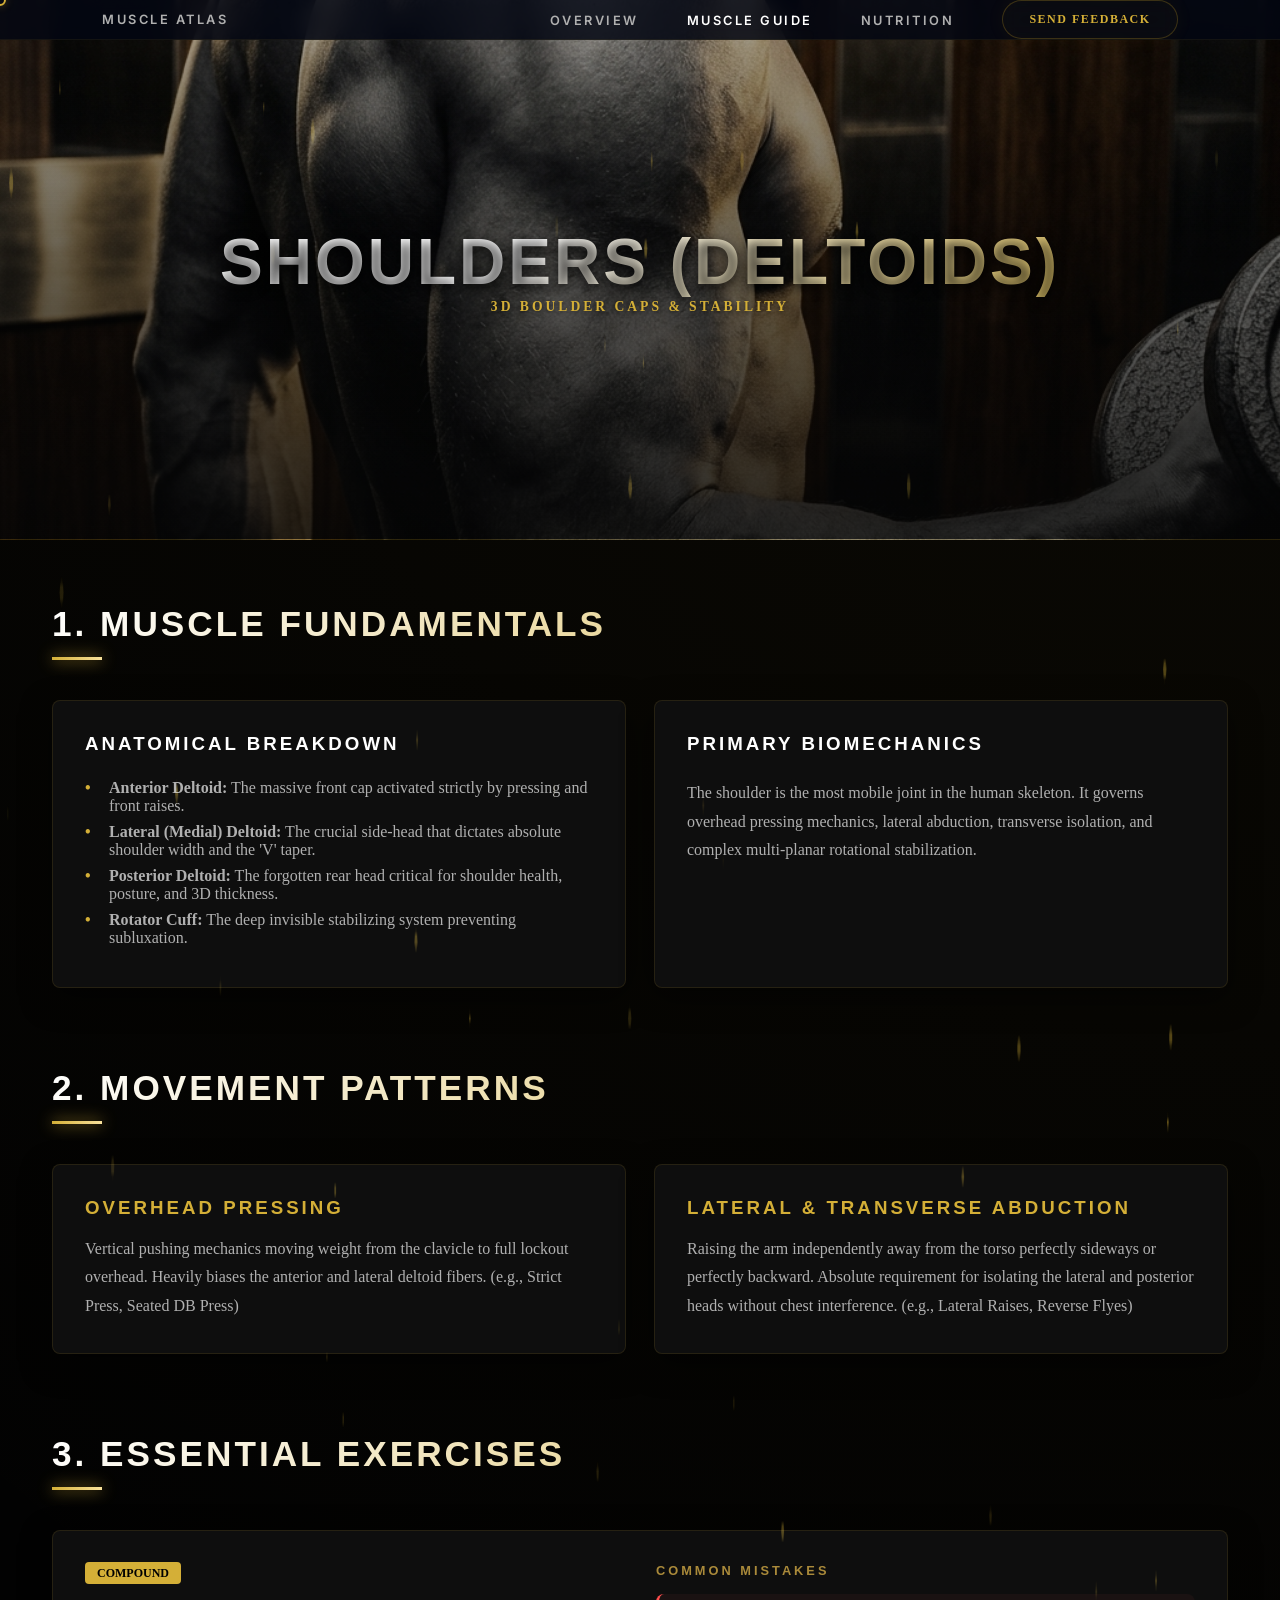
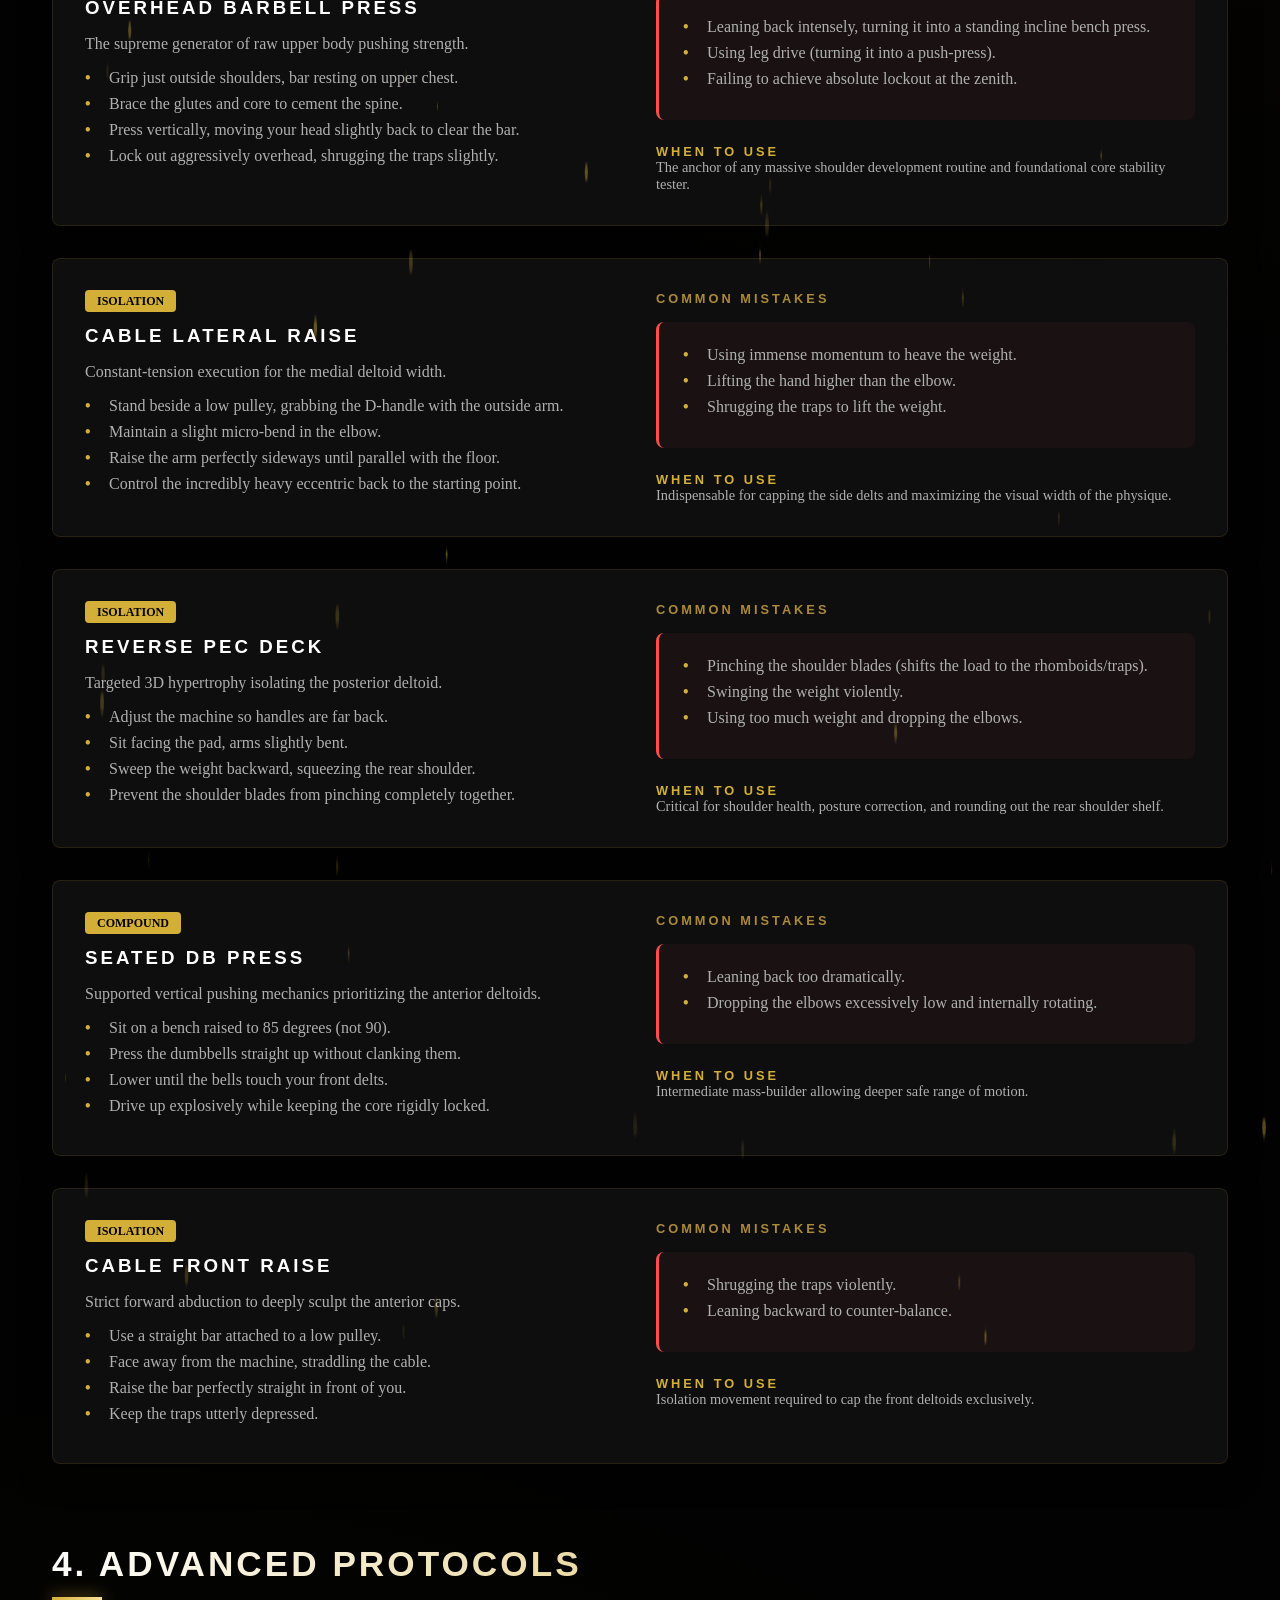
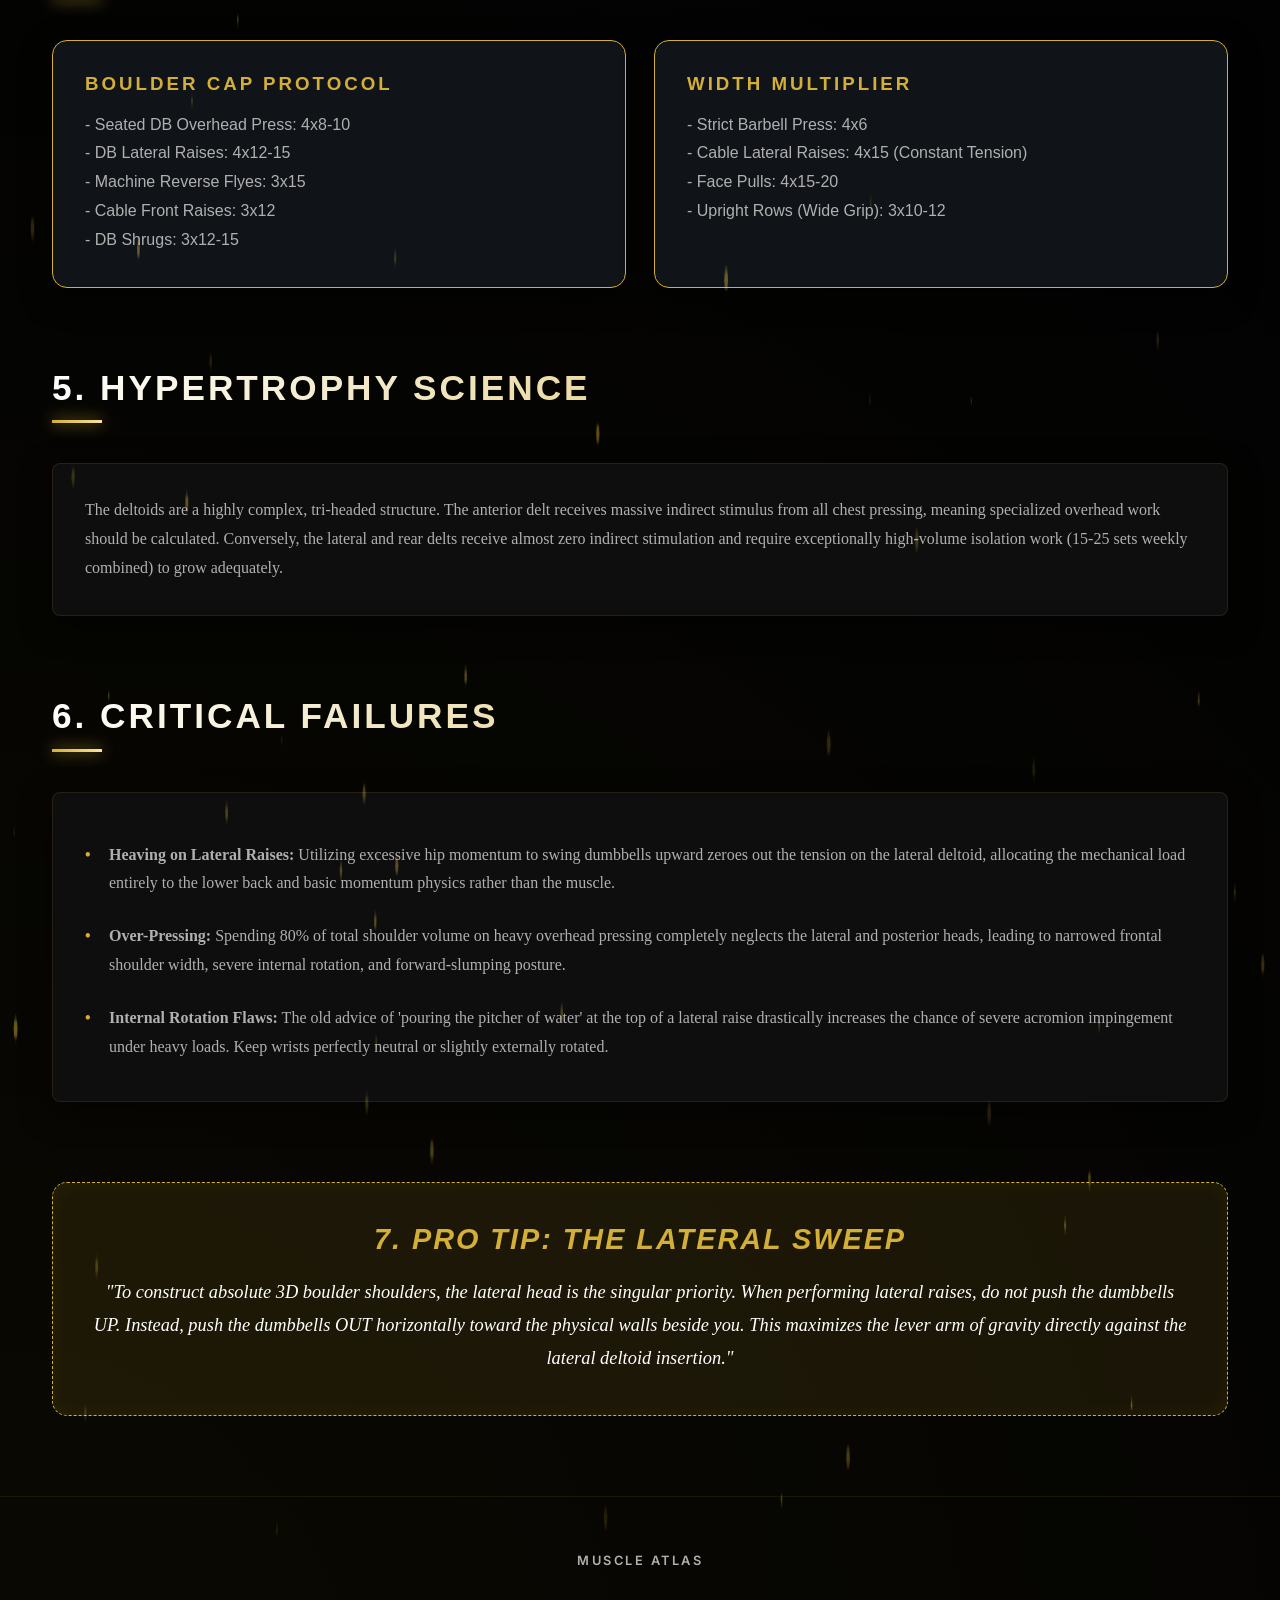
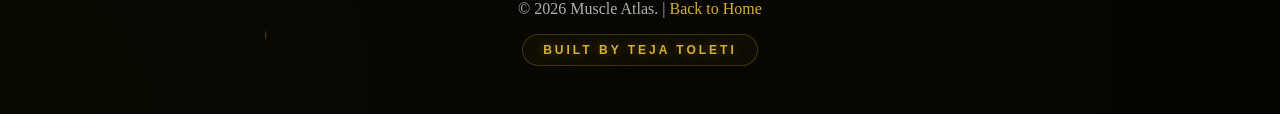
<file: muscles/shoulders.html>
<!DOCTYPE html>
<html lang="en">
<head>
    <meta charset="UTF-8">
    <meta name="viewport" content="width=device-width, initial-scale=1.0">
    <title>Shoulders & Training | Muscle Atlas</title>
    <link rel="stylesheet" href="../css/style.css">
</head>
<body>
    <canvas id="gravity-canvas"></canvas>
    <nav>
        <a href="../index.html" class="logo">MUSCLE ATLAS</a>
        <ul class="nav-links">
            <li><a href="../index.html" class="nav-link">Overview</a></li>
            <li><a href="../index.html#atlas" class="nav-link active">Muscle Guide</a></li>
            <li><a href="../nutrition.html" class="nav-link">Nutrition</a></li>
            <li><a href="mailto:tejatoleti12@gmail.com?subject=Muscle%20Atlas%20Feedback" id="feedback-btn" class="btn btn-pill-glow">Send Feedback</a></li>
        </ul>
    </nav>

    <header class="muscle-hero" style="background: linear-gradient(rgba(5, 5, 5, 0.35), rgba(5, 5, 5, 0.85)), url('../assets/shoulders_art.png'); background-size: cover; background-position: center; border-bottom: 1px solid rgba(201,162,39,0.2); height: 60vh; display: flex; align-items: center; justify-content: center; text-align: center; position: relative; overflow: hidden;">
        <div class="container" style="position:relative; z-index:1;">
            <h1 style="font-size:clamp(2.5rem,5vw,40rem); color: var(--text-primary); text-shadow: 0 4px 12px rgba(0,0,0,0.8);">Shoulders (Deltoids)</h1>
            <p style="color:var(--accent-color); font-weight:600; letter-spacing:3px; font-size:0.85rem; text-shadow: 0 2px 4px rgba(0,0,0,0.5);">3D BOULDER CAPS & STABILITY</p>
        </div>
    </header>

    <section class="container" style="margin-top: 4rem;">
        
        <!-- 1. Fundamentals -->
        <div class="content-section" style="margin-bottom: 5rem;">
            <h2 class="section-title" style="text-align: left; color: var(--text-primary);">1. Muscle Fundamentals</h2>
            <div class="grid-cols-2">
                <div class="glass-card">
                    <h3 style="margin-bottom: 1.5rem; color: var(--text-primary);">Anatomical Breakdown</h3>
                    <ul class="step-list">
                        <li><strong>Anterior Deltoid:</strong> The massive front cap activated strictly by pressing and front raises.</li>
                        <li><strong>Lateral (Medial) Deltoid:</strong> The crucial side-head that dictates absolute shoulder width and the 'V' taper.</li>
                        <li><strong>Posterior Deltoid:</strong> The forgotten rear head critical for shoulder health, posture, and 3D thickness.</li>
                        <li><strong>Rotator Cuff:</strong> The deep invisible stabilizing system preventing subluxation.</li>
                    </ul>
                </div>
                <div class="glass-card">
                    <h3 style="margin-bottom: 1.5rem; color: var(--text-primary);">Primary Biomechanics</h3>
                    <p style="color: var(--text-secondary); line-height: 1.8;">The shoulder is the most mobile joint in the human skeleton. It governs overhead pressing mechanics, lateral abduction, transverse isolation, and complex multi-planar rotational stabilization.</p>
                </div>
            </div>
        </div>

        <!-- 2. Movement Patterns -->
        <div class="content-section" style="margin-bottom: 5rem;">
            <h2 class="section-title" style="text-align: left; color: var(--text-primary);">2. Movement Patterns</h2>
            <div class="grid-cols-2">
                <div class="glass-card">
                    <h3 style="color: var(--accent-color); margin-bottom: 1rem;">Overhead Pressing</h3>
                    <p style="color: var(--text-secondary); line-height: 1.8;">Vertical pushing mechanics moving weight from the clavicle to full lockout overhead. Heavily biases the anterior and lateral deltoid fibers. (e.g., Strict Press, Seated DB Press)</p>
                </div>
                <div class="glass-card">
                    <h3 style="color: var(--accent-color); margin-bottom: 1rem;">Lateral & Transverse Abduction</h3>
                    <p style="color: var(--text-secondary); line-height: 1.8;">Raising the arm independently away from the torso perfectly sideways or perfectly backward. Absolute requirement for isolating the lateral and posterior heads without chest interference. (e.g., Lateral Raises, Reverse Flyes)</p>
                </div>
            </div>
        </div>

        <!-- 3. Exercises -->
        <div class="content-section" style="margin-bottom: 5rem;">
            <h2 class="section-title" style="text-align: left; color: var(--text-primary);">3. Essential Exercises</h2>
            
            <div class="glass-card exercise-card" style="margin-top: 2rem;">
                <div style="flex: 1;">
                    <span class="badge">Compound</span>
                    <h3 style="margin: 1rem 0; color: var(--text-primary);">Overhead Barbell Press</h3>
                    <p style="color: var(--text-secondary);">The supreme generator of raw upper body pushing strength.</p>
                    <ul class="step-list">
                        <li>Grip just outside shoulders, bar resting on upper chest.</li>
                        <li>Brace the glutes and core to cement the spine.</li>
                        <li>Press vertically, moving your head slightly back to clear the bar.</li>
                        <li>Lock out aggressively overhead, shrugging the traps slightly.</li>
                    </ul>
                </div>
                <div style="flex: 1;">
                    <h4 style="color: var(--secondary-gold); font-size: 0.8rem;">COMMON MISTAKES</h4>
                    <ul class="step-list error-list">
                        <li>Leaning back intensely, turning it into a standing incline bench press.</li>
                        <li>Using leg drive (turning it into a push-press).</li>
                        <li>Failing to achieve absolute lockout at the zenith.</li>
                    </ul>
                    <h4 style="margin-top: 1.5rem; color: var(--accent-color); font-size: 0.8rem;">WHEN TO USE</h4>
                    <p style="font-size: 0.9rem; color: var(--text-secondary);">The anchor of any massive shoulder development routine and foundational core stability tester.</p>
                </div>
            </div>
            <div class="glass-card exercise-card" style="margin-top: 2rem;">
                <div style="flex: 1;">
                    <span class="badge">Isolation</span>
                    <h3 style="margin: 1rem 0; color: var(--text-primary);">Cable Lateral Raise</h3>
                    <p style="color: var(--text-secondary);">Constant-tension execution for the medial deltoid width.</p>
                    <ul class="step-list">
                        <li>Stand beside a low pulley, grabbing the D-handle with the outside arm.</li>
                        <li>Maintain a slight micro-bend in the elbow.</li>
                        <li>Raise the arm perfectly sideways until parallel with the floor.</li>
                        <li>Control the incredibly heavy eccentric back to the starting point.</li>
                    </ul>
                </div>
                <div style="flex: 1;">
                    <h4 style="color: var(--secondary-gold); font-size: 0.8rem;">COMMON MISTAKES</h4>
                    <ul class="step-list error-list">
                        <li>Using immense momentum to heave the weight.</li>
                        <li>Lifting the hand higher than the elbow.</li>
                        <li>Shrugging the traps to lift the weight.</li>
                    </ul>
                    <h4 style="margin-top: 1.5rem; color: var(--accent-color); font-size: 0.8rem;">WHEN TO USE</h4>
                    <p style="font-size: 0.9rem; color: var(--text-secondary);">Indispensable for capping the side delts and maximizing the visual width of the physique.</p>
                </div>
            </div>
            <div class="glass-card exercise-card" style="margin-top: 2rem;">
                <div style="flex: 1;">
                    <span class="badge">Isolation</span>
                    <h3 style="margin: 1rem 0; color: var(--text-primary);">Reverse Pec Deck</h3>
                    <p style="color: var(--text-secondary);">Targeted 3D hypertrophy isolating the posterior deltoid.</p>
                    <ul class="step-list">
                        <li>Adjust the machine so handles are far back.</li>
                        <li>Sit facing the pad, arms slightly bent.</li>
                        <li>Sweep the weight backward, squeezing the rear shoulder.</li>
                        <li>Prevent the shoulder blades from pinching completely together.</li>
                    </ul>
                </div>
                <div style="flex: 1;">
                    <h4 style="color: var(--secondary-gold); font-size: 0.8rem;">COMMON MISTAKES</h4>
                    <ul class="step-list error-list">
                        <li>Pinching the shoulder blades (shifts the load to the rhomboids/traps).</li>
                        <li>Swinging the weight violently.</li>
                        <li>Using too much weight and dropping the elbows.</li>
                    </ul>
                    <h4 style="margin-top: 1.5rem; color: var(--accent-color); font-size: 0.8rem;">WHEN TO USE</h4>
                    <p style="font-size: 0.9rem; color: var(--text-secondary);">Critical for shoulder health, posture correction, and rounding out the rear shoulder shelf.</p>
                </div>
            </div>
                    <div class="glass-card exercise-card" style="margin-top: 2rem;">
                <div style="flex: 1;">
                    <span class="badge">Compound</span>
                    <h3 style="margin: 1rem 0; color: var(--text-primary);">Seated DB Press</h3>
                    <p style="color: var(--text-secondary);">Supported vertical pushing mechanics prioritizing the anterior deltoids.</p>
                    <ul class="step-list">
                        <li>Sit on a bench raised to 85 degrees (not 90).</li>
                        <li>Press the dumbbells straight up without clanking them.</li>
                        <li>Lower until the bells touch your front delts.</li>
                        <li>Drive up explosively while keeping the core rigidly locked.</li>
                    </ul>
                </div>
                <div style="flex: 1;">
                    <h4 style="color: var(--secondary-gold); font-size: 0.8rem;">COMMON MISTAKES</h4>
                    <ul class="step-list error-list">
                        <li>Leaning back too dramatically.</li>
                        <li>Dropping the elbows excessively low and internally rotating.</li>
                    </ul>
                    <h4 style="margin-top: 1.5rem; color: var(--accent-color); font-size: 0.8rem;">WHEN TO USE</h4>
                    <p style="font-size: 0.9rem; color: var(--text-secondary);">Intermediate mass-builder allowing deeper safe range of motion.</p>
                </div>
            </div>
            <div class="glass-card exercise-card" style="margin-top: 2rem;">
                <div style="flex: 1;">
                    <span class="badge">Isolation</span>
                    <h3 style="margin: 1rem 0; color: var(--text-primary);">Cable Front Raise</h3>
                    <p style="color: var(--text-secondary);">Strict forward abduction to deeply sculpt the anterior caps.</p>
                    <ul class="step-list">
                        <li>Use a straight bar attached to a low pulley.</li>
                        <li>Face away from the machine, straddling the cable.</li>
                        <li>Raise the bar perfectly straight in front of you.</li>
                        <li>Keep the traps utterly depressed.</li>
                    </ul>
                </div>
                <div style="flex: 1;">
                    <h4 style="color: var(--secondary-gold); font-size: 0.8rem;">COMMON MISTAKES</h4>
                    <ul class="step-list error-list">
                        <li>Shrugging the traps violently.</li>
                        <li>Leaning backward to counter-balance.</li>
                    </ul>
                    <h4 style="margin-top: 1.5rem; color: var(--accent-color); font-size: 0.8rem;">WHEN TO USE</h4>
                    <p style="font-size: 0.9rem; color: var(--text-secondary);">Isolation movement required to cap the front deltoids exclusively.</p>
                </div>
            </div>
</div>

        <!-- 4. Workout Plans -->
        <div class="content-section" style="margin-bottom: 5rem;">
            <h2 class="section-title" style="text-align: left; color: var(--text-primary);">4. Advanced Protocols</h2>
            <div class="grid-cols-2">
            
                <div class="glass-card workout-plan">
                    <h3 style="color: var(--accent-color); margin-bottom: 1rem;">Boulder Cap Protocol</h3>
                    <p style="color: var(--text-secondary); line-height: 1.8; margin-top: 1rem; font-family: 'Outfit', sans-serif;">
                        - Seated DB Overhead Press: 4x8-10<br>                        - DB Lateral Raises: 4x12-15<br>                        - Machine Reverse Flyes: 3x15<br>                        - Cable Front Raises: 3x12<br>                        - DB Shrugs: 3x12-15
                    </p>
                </div>
                <div class="glass-card workout-plan">
                    <h3 style="color: var(--accent-color); margin-bottom: 1rem;">Width Multiplier</h3>
                    <p style="color: var(--text-secondary); line-height: 1.8; margin-top: 1rem; font-family: 'Outfit', sans-serif;">
                        - Strict Barbell Press: 4x6<br>                        - Cable Lateral Raises: 4x15 (Constant Tension)<br>                        - Face Pulls: 4x15-20<br>                        - Upright Rows (Wide Grip): 3x10-12
                    </p>
                </div>
            </div>
        </div>

        <!-- 5. Training Basics -->
        <div class="content-section" style="margin-bottom: 5rem;">
            <h2 class="section-title" style="text-align: left; color: var(--text-primary);">5. Hypertrophy Science</h2>
            <div class="glass-card">
                <p style="color: var(--text-secondary); line-height: 1.8;">
                    The deltoids are a highly complex, tri-headed structure. The anterior delt receives massive indirect stimulus from all chest pressing, meaning specialized overhead work should be calculated. Conversely, the lateral and rear delts receive almost zero indirect stimulation and require exceptionally high-volume isolation work (15-25 sets weekly combined) to grow adequately.
                </p>
            </div>
        </div>

        <!-- 6. Mistakes -->
        <div class="content-section" style="margin-bottom: 5rem;">
            <h2 class="section-title" style="text-align: left; color: var(--text-primary);">6. Critical Failures</h2>
            <div class="glass-card">
                <ul class="step-list" style="color: var(--text-secondary); line-height: 1.8; display: flex; flex-direction: column; gap: 1rem;">
                    <li><strong>Heaving on Lateral Raises:</strong> Utilizing excessive hip momentum to swing dumbbells upward zeroes out the tension on the lateral deltoid, allocating the mechanical load entirely to the lower back and basic momentum physics rather than the muscle.</li>
                    <li><strong>Over-Pressing:</strong> Spending 80% of total shoulder volume on heavy overhead pressing completely neglects the lateral and posterior heads, leading to narrowed frontal shoulder width, severe internal rotation, and forward-slumping posture.</li>
                    <li><strong>Internal Rotation Flaws:</strong> The old advice of 'pouring the pitcher of water' at the top of a lateral raise drastically increases the chance of severe acromion impingement under heavy loads. Keep wrists perfectly neutral or slightly externally rotated.</li>
                </ul>
            </div>
        </div>

        <!-- 7. Pro Tip -->
        <div class="content-section pro-tip" style="margin-bottom: 5rem;">
            <h2>7. PRO TIP: The Lateral Sweep</h2>
            <p>"To construct absolute 3D boulder shoulders, the lateral head is the singular priority. When performing lateral raises, do not push the dumbbells UP. Instead, push the dumbbells OUT horizontally toward the physical walls beside you. This maximizes the lever arm of gravity directly against the lateral deltoid insertion."</p>
        </div>

    </section>

    <footer style="text-align: center; padding: 3rem 0; border-top: 1px solid rgba(201, 162, 39, 0.1); margin-top: 4rem;">
        <div class="logo" style="margin-bottom: 1.5rem;"><a href="../index.html" style="color: inherit; text-decoration: none;">MUSCLE ATLAS</a></div>
        <p style="margin-bottom: 1rem; color: var(--text-secondary);">&copy; 2026 Muscle Atlas. | <a href="../index.html" style="color: var(--accent-color); text-decoration: none;">Back to Home</a></p>
        <a href="../index.html" class="magic-creator-tag">
            <span class="sparkle star-1"></span>
            <span class="sparkle star-2"></span>
            <span class="sparkle star-3"></span>
            Built by Teja Toleti
        </a>
    </footer>

    <!-- Static Navigation Elements -->
    <div class="page-sweep"></div>
    
    <script src="../js/main.js"></script>
    <script src="../js/dots.js"></script>
</body>
</html>
</file>
<file: css/style.css>
@import url('https://fonts.googleapis.com/css2?family=Inter:wght@300;400;500;600;700;800&family=Orbitron:wght@600;700;800;900&display=swap');

/* ═══════════════════════════════════════════
   DESIGN SYSTEM — MUSCLE ATLAS
   Cyberpunk / High-Voltage Neon Theme
   ═══════════════════════════════════════════ */

:root {
    --bg-dark: #020202;
    --bg-darker: #050505;
    --text-primary: #ffffff;
    --text-secondary: #b0b0b0;
    --text-muted: #838383;
    --accent-color: #d4af37; /* Metallic Gold */
    --accent-glow: rgba(212, 175, 55, 0.1);
    --secondary-gold: #aa8a3a;
    --highlight-gold: #f9e29c;
    --card-bg: rgba(10, 10, 10, 0.82);
    --border-color: rgba(212, 175, 55, 0.12);
    --glass-blur: 16px;
    --transition-smooth: transform 0.6s cubic-bezier(0.16,1,0.3,1), opacity 0.6s cubic-bezier(0.16,1,0.3,1), border-color 0.6s cubic-bezier(0.16,1,0.3,1);
    --transition-fast: transform 0.3s cubic-bezier(0.25,0.46,0.45,0.94), opacity 0.3s cubic-bezier(0.25,0.46,0.45,0.94);
    --gold-shine: linear-gradient(
        120deg,
        transparent 0%,
        transparent 40%,
        rgba(255, 255, 255, 0.35) 50%,
        transparent 60%,
        transparent 100%
    );
}

* {
    margin: 0;
    padding: 0;
    box-sizing: border-box;
    -webkit-font-smoothing: antialiased;
    -moz-osx-font-smoothing: grayscale;
}

html {
    scroll-behavior: smooth;
    overflow-x: hidden;
    width: 100%;
}

body {
    background-color: var(--bg-dark);
    background-image: radial-gradient(circle at top right, rgba(201, 162, 39, 0.05), transparent 40%),
                      radial-gradient(circle at bottom left, rgba(255, 215, 0, 0.03), transparent 40%);
    color: var(--text-primary);
    overflow-x: hidden;
    width: 100%;
    position: relative;
}

h1, h2, h3, h4, h5 {
    font-family: 'Outfit', sans-serif;
    letter-spacing: 3px;
    font-weight: 800;
    text-transform: uppercase;
}

/* ───────────────────────────────────────
   PURE GOLD SWARM BACKGROUND
─────────────────────────────────────── */
.bg-visuals {
    position: fixed;
    inset: 0;
    z-index: -20;
    overflow: hidden;
    pointer-events: none;
    background: #020202; /* Total darkness for the gold swarm */
}

/* ───────────────────────────────────────
   INTERACTIVE GRAVITY DOTS
─────────────────────────────────────── */
#gravity-canvas {
    position: fixed;
    top: 0;
    left: 0;
    width: 100%;
    height: 100%;
    z-index: 25; /* Render high up so dots float OVER backgrounds, avoiding negative z-buffer crashes */
    pointer-events: none;
    mix-blend-mode: screen; /* Extra cinematic glow */
}

.bg-ambient-glow {
    position: fixed;
    inset: 0;
    z-index: -19;
    background: radial-gradient(circle at 50% 50%, rgba(212, 175, 55, 0.01) 0%, transparent 80%);
    pointer-events: none;
}

/* ───────────────────────────────────────
   WORLD-CLASS PAGE TRANSITIONS
─────────────────────────────────────── */
body.is-loading {
    opacity: 0;
    pointer-events: none;
    will-change: opacity;
}

body.is-transitioning {
    opacity: 0.5;
    transform: scale(0.995);
    filter: blur(2px);
    pointer-events: none;
    transition: opacity 0.4s ease, transform 0.4s ease, filter 0.4s ease;
    will-change: opacity, transform, filter;
}

.page-sweep {
    position: fixed;
    top: 0; 
    left: -110%; 
    width: 110%; 
    height: 100%;
    background: linear-gradient(90deg, transparent, #d4af37, #fef2b2, #d4af37, transparent);
    z-index: 999999999;
    pointer-events: none;
    transform: translate3d(0, 0, 0);
    will-change: transform;
    transition: transform 0.5s cubic-bezier(0.645, 0.045, 0.355, 1);
}

.page-sweep.active {
    transform: translate3d(220%, 0, 0);
}

/* ───────────────────────────────────────
   SECTION REVEAL SYSTEM
─────────────────────────────────────── */
.reveal-section {
    opacity: 0;
    transform: translateY(40px) scale(0.98);
    transition: opacity 1.2s cubic-bezier(0.16, 1, 0.3, 1), transform 1.2s cubic-bezier(0.16, 1, 0.3, 1);
    will-change: transform, opacity;
}

.reveal-section.is-visible {
    opacity: 1;
    transform: translateY(0) scale(1);
}

/* ───────────────────────────────────────
   GLOBAL INTERACTIVE EQUIPMENT BACKGROUND
─────────────────────────────────────── */
#global-equipment-bg {
    position: fixed;
    top: 0; left: 0; width: 100vw; height: 100vh;
    pointer-events: none;
    z-index: -2;
    overflow: hidden;
}

.equip-item {
    position: absolute;
    transition: transform 0.4s cubic-bezier(0.2, 0.8, 0.2, 1);
    will-change: transform;
    display: flex;
    justify-content: center;
    align-items: center;
    pointer-events: auto; /* allow hover */
}

.equip-item svg, .equip-item .emoji-wrapper {
    width: 100%; height: 100%;
    overflow: visible;
    transition: transform 0.4s cubic-bezier(0.2, 0.8, 0.2, 1), opacity 0.4s cubic-bezier(0.2, 0.8, 0.2, 1), filter 0.4s cubic-bezier(0.2, 0.8, 0.2, 1);
    stroke-linecap: round;
    stroke-linejoin: round;
}
.equip-item .emoji-wrapper {
    color: transparent;
    text-shadow: 0 0 0 currentColor;
    display: flex;
    justify-content: center;
    align-items: center;
}

/* Depth Layers */
.layer-bg svg, .layer-bg .emoji-wrapper {
    opacity: 0.85;
    filter: drop-shadow(0 0 15px currentColor) drop-shadow(0 0 30px currentColor);
}

.layer-mid svg, .layer-mid .emoji-wrapper {
    opacity: 0.85;
    filter: drop-shadow(0 0 15px currentColor) drop-shadow(0 0 30px currentColor);
}

.layer-fg svg, .layer-fg .emoji-wrapper {
    opacity: 0.85;
    filter: drop-shadow(0 0 15px currentColor) drop-shadow(0 0 30px currentColor);
}

/* Hover enhancement */
.equip-item:hover {
    z-index: 10;
}
.equip-item:hover svg, .equip-item:hover .emoji-wrapper {
    opacity: 0.95;
    filter: drop-shadow(0 0 16px currentColor) drop-shadow(0 0 32px currentColor) blur(0px);
    transform: scale(1.08) rotate(3deg);
}

/* ───────────────────────────────────────
   GLASS CARD
─────────────────────────────────────── */
.glass-card {
    background: var(--card-bg);
    backdrop-filter: blur(var(--glass-blur));
    -webkit-backdrop-filter: blur(var(--glass-blur));
    border: 1px solid var(--border-color);
    border-radius: 4px;
    padding: 2.5rem;
    transition: transform 0.4s cubic-bezier(0.16, 1, 0.3, 1), border-color 0.4s cubic-bezier(0.16, 1, 0.3, 1), box-shadow 0.4s cubic-bezier(0.16, 1, 0.3, 1);
    box-shadow: 0 10px 30px rgba(0, 0, 0, 0.5);
    position: relative;
    overflow: hidden;
}

.glass-card::before {
    content: '';
    position: absolute;
    top: 0; left: 0; width: 100%; height: 1px;
    background: linear-gradient(90deg, transparent, var(--accent-color), transparent);
    opacity: 0.3;
}

.glass-card:hover {
    border-color: rgba(212, 175, 55, 0.5);
    box-shadow: 0 25px 60px rgba(0, 0, 0, 0.6), 0 0 30px rgba(170, 138, 58, 0.15);
    transform: translateY(-10px) scale(1.02);
}

/* ───────────────────────────────────────
   ANIMATIONS
─────────────────────────────────────── */
@keyframes fadeInUp {
    from { opacity: 0; transform: translateY(32px); }
    to   { opacity: 1;  }
}
@keyframes fadeIn {
    from { opacity: 0; transform: translateY(16px); }
    to   { opacity: 1;  }
}
@keyframes scaleIn {
    from { opacity: 0; transform: scale(0.94); }
    to   { opacity: 1; transform: scale(1); }
}
@keyframes gradientShift {
    0%, 100% { background-position: 0% 50%; }
    50%       { background-position: 100% 50%; }
}

.animate-fade-in { animation: fadeInUp 0.9s cubic-bezier(0.16, 1, 0.3, 1) forwards; }

/* Intersection reveal for cards */
.glass-card {
    opacity: 0;
    animation: fadeInUp 0.7s cubic-bezier(0.16, 1, 0.3, 1) forwards;
    animation-delay: var(--delay, 0s);
}

/* ───────────────────────────────────────
   SECTION LAYOUT
─────────────────────────────────────── */
section {
    padding: var(--section-padding);
    max-width: 1500px;
    margin: 0 auto;
}

/* Atlas section tighter spacing from hero */
section#atlas {
    padding-top: 60px;
}

.container { width: 100%; }

/* ───────────────────────────────────────
   BUTTONS
─────────────────────────────────────── */
.btn {
    display: inline-flex;
    align-items: center;
    justify-content: center;
    padding: 14px 36px;
    border-radius: 100px;
    text-decoration: none;
    font-weight: 700;
    font-size: 0.82rem;
    transition: transform 0.3s cubic-bezier(0.16, 1, 0.3, 1), background 0.3s ease, color 0.3s ease, box-shadow 0.3s ease;
    cursor: pointer;
    border: none;
    text-transform: uppercase;
    letter-spacing: 1.8px;
    position: relative;
    overflow: hidden;
}

.btn-primary {
    display: inline-block;
    padding: 1.1rem 3rem;
    background: linear-gradient(135deg, var(--secondary-gold) 0%, var(--accent-color) 100%);
    color: #020202;
    font-weight: 800;
    text-decoration: none;
    border-radius: 2px;
    border: 1px solid var(--highlight-gold);
    transition: var(--transition-smooth);
    letter-spacing: 3px;
    text-transform: uppercase;
    position: relative;
    overflow: hidden;
    box-shadow: 0 10px 30px rgba(0, 0, 0, 0.4), 0 0 20px rgba(212, 175, 55, 0.1);
}

.btn-primary::after {
    content: '';
    position: absolute;
    top: 0; left: -100%; width: 60%; height: 100%;
    background: linear-gradient(to right, transparent, rgba(255, 255, 255, 0.4), transparent);
    transform: skewX(-25deg);
    transition: none;
}

.btn-primary:hover::after {
    animation: goldShineBtn 0.7s ease-out forwards;
}

@keyframes goldShineBtn {
    0% { left: -100%; }
    100% { left: 200%; }
}

.btn-primary:hover {
    transform: translateY(-4px) scale(1.03);
    box-shadow: 0 15px 40px rgba(0, 0, 0, 0.5), 0 0 30px rgba(212, 175, 55, 0.25);
    background: linear-gradient(135deg, var(--accent-color) 0%, var(--highlight-gold) 100%);
}

.btn-outline {
    background: rgba(255, 215, 0, 0.04);
    border: 1px solid rgba(255, 215, 0, 0.3);
    color: var(--accent-color);
    backdrop-filter: blur(10px);
    border-radius: 0;
    text-shadow: 0 0 5px rgba(255, 215, 0, 0.4);
}
.btn-outline:hover {
    background: var(--accent-color);
    color: #050505;
    border-color: var(--accent-color);
    transform: translateY(-3px);
}

/* ───────────────────────────────────────
   LAYOUT UTILITIES
─────────────────────────────────────── */
.grid-cols-3 {
    display: grid;
    grid-template-columns: repeat(auto-fit, minmax(280px, 1fr));
    gap: 1.75rem;
}

.grid-cols-2 {
    display: grid;
    grid-template-columns: repeat(auto-fit, minmax(300px, 1fr));
    gap: 1.75rem;
}

.section-title {
    font-size: 2.2rem;
    margin-bottom: 2.5rem;
    text-align: center;
    position: relative;
    background: linear-gradient(135deg, var(--text-primary), var(--accent-color));
    -webkit-background-clip: text;
    -webkit-text-fill-color: transparent;
    background-clip: text;
}

.section-title::after {
    content: '';
    display: block;
    width: 50px;
    height: 3px;
    background: linear-gradient(90deg, var(--accent-color), var(--highlight-gold));
    margin: 0.8rem auto 0;
    border-radius: 0;
    box-shadow: 0 0 15px var(--accent-color);
}

/* Atlas section title left-aligned override */
section#atlas .section-title,
.content-section .section-title {
    text-align: left;
}
section#atlas .section-title::after,
.content-section .section-title::after {
    margin-left: 0;
}

/* ───────────────────────────────────────
   NAVBAR
─────────────────────────────────────── */
nav {
    height: var(--nav-height);
    display: flex;
    justify-content: space-between;
    align-items: center;
    padding: 0 8%;
    position: fixed;
    top: 0;
    width: 100%;
    z-index: 1000;
    background: rgba(3, 7, 18, 0.85);
    backdrop-filter: blur(12px);
    -webkit-backdrop-filter: blur(12px);
    border-bottom: 1px solid rgba(201, 162, 39, 0.08);
    transition: transform 0.4s cubic-bezier(0.16, 1, 0.3, 1);
}

.nav-links {
    display: flex;
    gap: 3rem;
    list-style: none;
    align-items: center;
}

.logo, .nav-link {
    text-decoration: none;
    color: var(--text-secondary);
    font-weight: 600;
    font-size: 0.8rem;
    text-transform: uppercase;
    letter-spacing: 2.5px;
    position: relative;
    padding: 8px 0;
    transition: var(--transition-fast);
    font-family: 'Inter', sans-serif;
}

.logo::after, .nav-link::after {
    content: '';
    position: absolute;
    bottom: 0;
    left: 50%;
    width: 0;
    height: 1px;
    background: linear-gradient(90deg, var(--accent-color), var(--accent-purple));
    transition: all 0.4s cubic-bezier(0.16, 1, 0.3, 1);
    box-shadow: 0 0 8px var(--accent-glow);
    transform: translateX(-50%);
}

.logo:hover, .logo.active,
.nav-link:hover, .nav-link.active {
    color: var(--text-primary);
}

.logo:hover::after, .logo.active::after,
.nav-link:hover::after, .nav-link.active::after {
    width: 100%;
}

/* Feedback Button */
.btn-pill-glow {
    background: rgba(201, 162, 39, 0.04);
    border: 1px solid rgba(201, 162, 39, 0.25);
    color: var(--accent-color);
    border-radius: 100px;
    padding: 11px 26px;
    font-size: 0.75rem;
    font-weight: 700;
    text-transform: uppercase;
    letter-spacing: 1.5px;
    transition: var(--transition-smooth);
    box-shadow: 0 0 20px rgba(201, 162, 39, 0.05);
    position: relative;
    overflow: hidden;
    backdrop-filter: blur(10px);
}

.btn-pill-glow:hover {
    background: linear-gradient(135deg, var(--accent-color), var(--highlight-gold));
    color: #030712;
    box-shadow: 0 0 40px rgba(201, 162, 39, 0.4);
    transform: translateY(-3px);
    border-color: var(--accent-color);
}

/* ───────────────────────────────────────
   HERO
─────────────────────────────────────── */
header {
    perspective: 1200px;
    position: relative;
}

/* Anatomical body flanks */
.hero-visual {
    position: absolute;
    top: 50%;
    width: 32%;
    height: 88%;
    z-index: 0;
    pointer-events: none;
    transform-style: preserve-3d;
    transition: transform 0.18s cubic-bezier(0.16, 1, 0.3, 1);
}

.hero-left {
    left: -2%;
    opacity: 0.22;
    transform: translateY(-50%);
    filter: drop-shadow(0 0 40px rgba(201, 162, 39, 0.25));
}

.hero-right {
    right: -2%;
    opacity: 0.18;
    transform: translateY(-50%);
    filter: drop-shadow(0 0 40px rgba(255, 215, 0, 0.25));
}

.hero-visual svg {
    width: 100%;
    height: 100%;
}

/* Cursor spotlight */
.cursor-glow {
    position: fixed;
    width: 350px;
    height: 350px;
    background: radial-gradient(circle, rgba(201, 162, 39, 0.06) 0%, transparent 70%);
    border-radius: 50%;
    pointer-events: none;
    z-index: 1;
    transform: translate(-50%, -50%);
    opacity: 0;
    transition: opacity 0.4s ease;
}

header:hover .cursor-glow { opacity: 1; }

/* Glowing grid overlay in hero */
.bg-glow-lines {
    position: absolute;
    inset: 0;
    pointer-events: none;
    z-index: 0;
    background-image:
        linear-gradient(rgba(201, 162, 39, 0.04) 1px, transparent 1px),
        linear-gradient(90deg, rgba(201, 162, 39, 0.04) 1px, transparent 1px);
    background-size: 80px 80px;
    mask-image: radial-gradient(ellipse 70% 70% at center, black 30%, transparent 80%);
}

/* ───────────────────────────────────────
   HERO → ATLAS SECTION CONNECTOR
─────────────────────────────────────── */
.section-connector {
    display: flex;
    align-items: center;
    justify-content: center;
    gap: 1.5rem;
    padding: 20px 0;
    opacity: 0.35;
}
.section-connector hr {
    flex: 1;
    border: none;
    height: 1px;
    background: linear-gradient(90deg, transparent, var(--accent-color), transparent);
    max-width: 180px;
}
.section-connector span {
    font-size: 0.65rem;
    letter-spacing: 3px;
    color: var(--accent-color);
    text-transform: uppercase;
}

/* ───────────────────────────────────────
   MUSCLE ICONS
─────────────────────────────────────── */
.muscle-icon {
    width: 44px;
    height: 44px;
    margin-bottom: 1.25rem;
    stroke: var(--accent-color);
    stroke-width: 1.4;
    fill: none;
    opacity: 0.75;
    transition: var(--transition-smooth);
    display: block;
}

.glass-card:hover .muscle-icon {
    opacity: 1;
    stroke: var(--highlight-gold);
    transform: scale(1.15) translateY(-5px);
    filter: drop-shadow(0 0 15px rgba(255, 243, 176, 0.7));
}

/* ───────────────────────────────────────
   SECTION TITLE / CONTENT
─────────────────────────────────────── */
.content-section { margin-bottom: 5rem; }

/* ───────────────────────────────────────
   MUSCLE PAGE HERO
─────────────────────────────────────── */
.muscle-hero {
    height: 56vh;
    min-height: 380px;
    display: flex;
    align-items: center;
    justify-content: center;
    text-align: center;
    position: relative;
    overflow: hidden;
    background: radial-gradient(ellipse 80% 70% at center, rgba(201, 162, 39, 0.1) 0%, transparent 70%);
}

.muscle-hero svg {
    position: absolute;
    width: 70%;
    max-width: 500px;
    height: 80%;
    opacity: 0.1;
    z-index: 0;
    filter: blur(1.5px) saturate(1.5);
}

/* ───────────────────────────────────────
   FOOTER
─────────────────────────────────────── */
footer {
    border-top: 1px solid rgba(201, 162, 39, 0.1);
}

/* ───────────────────────────────────────
   TYPOGRAPHY COLOR ACCENTS
─────────────────────────────────────── */
.luxury-title {
    font-size: clamp(2.5rem, 8.5vw, 7.5rem);
    font-weight: 900;
    letter-spacing: 0.1em;
    position: relative;
    display: flex;
    justify-content: center;
    align-items: center;
    z-index: 2;
    cursor: default;
    /* Base gold drop shadow for the whole title */
    filter: drop-shadow(0 0 20px rgba(212, 175, 55, 0.3));
}

/* Each letter owns its color — no gradient clip, so color keyframes work */
.magic-letter {
    display: inline-block;
    will-change: transform, color;
    color: #d4af37;
    -webkit-text-fill-color: currentColor;
    background: none;
    /* Each letter gets its own phase via --i, creating a wave effect */
    animation: letterLive 2.8s infinite ease-in-out;
    animation-delay: calc(var(--i) * 0.18s);
}

/* Hover deepens the effect */
.luxury-title:hover .magic-letter {
    animation: letterJumpDeep 0.55s cubic-bezier(0.68, -0.55, 0.265, 1.55) both;
    animation-delay: calc(var(--i) * 0.04s);
}

/* ─── 5 DISTINCT LETTER PERSONALITY ANIMATIONS ─────────────────────────── */

/* 1. SPIN: Full 360 rotation + color shift */
@keyframes letterSpin {
    0%   { transform: translateY(0)     rotate(0deg)    scale(1);    color: #d4af37; }
    20%  { transform: translateY(-30px) rotate(180deg)  scale(1.2);  color: #ff9800; }
    40%  { transform: translateY(-60px) rotate(360deg)  scale(0.8);  color: #fff176; }
    70%  { transform: translateY(15px)  rotate(380deg)  scale(1.1);  color: #ff6f00; }
    85%  { transform: translateY(-5px)  rotate(355deg)  scale(0.95); color: #ffd54f; }
    100% { transform: translateY(0)     rotate(360deg)  scale(1);    color: #d4af37; }
}

/* 2. DROP: Plunge down far, elastic snap back */
@keyframes letterDrop {
    0%   { transform: translateY(0)    scale(1)    skewX(0);     color: #d4af37; }
    10%  { transform: translateY(-20px) scale(1.1) skewX(-5deg); color: #fff3b0; }
    40%  { transform: translateY(80px)  scale(0.7) skewX(10deg); color: #ef6c00; }
    65%  { transform: translateY(-25px) scale(1.3) skewX(-8deg); color: #ffffff; }
    80%  { transform: translateY(8px)   scale(0.95) skewX(3deg); color: #ffd54f; }
    100% { transform: translateY(0)    scale(1)    skewX(0);     color: #d4af37; }
}

/* 3. FLIPX: Horizontal barrel roll while drifting up */
@keyframes letterFlipX {
    0%   { transform: translateY(0)     rotateX(0deg)   scale(1);    color: #d4af37; }
    25%  { transform: translateY(-40px) rotateX(90deg)  scale(1.15); color: #ff5722; }
    50%  { transform: translateY(-20px) rotateX(180deg) scale(0.85); color: #ffeb3b; }
    75%  { transform: translateY(10px)  rotateX(270deg) scale(1.05); color: #ff9800; }
    100% { transform: translateY(0)     rotateX(360deg) scale(1);    color: #d4af37; }
}

/* 4. ORBIT: Arc-trajectory like a thrown ball */
@keyframes letterOrbit {
    0%   { transform: translate(0,0)       rotate(0)    scale(1);    color: #d4af37; }
    20%  { transform: translate(15px,-50px) rotate(60deg)  scale(1.2);  color: #fff176; }
    40%  { transform: translate(30px,-20px) rotate(120deg) scale(0.9);  color: #ef9a9a; }
    60%  { transform: translate(10px, 30px) rotate(200deg) scale(1.1);  color: #ffffff; }
    80%  { transform: translate(-10px,10px) rotate(300deg) scale(0.95); color: #ffd54f; }
    100% { transform: translate(0,0)       rotate(360deg) scale(1);    color: #d4af37; }
}

/* 5. BOUNCESKEW: Stretch + skew + slam */
@keyframes letterBounceSkew {
    0%   { transform: scaleY(1)    scaleX(1)   skewX(0)    translateY(0);    color: #d4af37; }
    15%  { transform: scaleY(1.4)  scaleX(0.7) skewX(-15deg) translateY(-35px); color: #ffe082; }
    35%  { transform: scaleY(0.5)  scaleX(1.5) skewX(20deg)  translateY(40px);  color: #ff7043; }
    55%  { transform: scaleY(1.2)  scaleX(0.9) skewX(-8deg)  translateY(-12px); color: #ffffff; }
    75%  { transform: scaleY(0.9)  scaleX(1.05) skewX(4deg)  translateY(5px);   color: #ffd54f; }
    100% { transform: scaleY(1)    scaleX(1)   skewX(0)    translateY(0);    color: #d4af37; }
}

/* Base gentle wave — subtle luxury shimmer */
@keyframes letterLive {
    0%   { transform: translateY(0)    scale(1);        
        @keyframes textReveal {
            0%   { opacity:0; transform: translateY(18px) scale(0.97); letter-spacing: 20px; }
            100% { opacity:1; transform: translateY(0)  scale(1);    letter-spacing: 12px; }
        }

        /* ── Neural Holographic Particles ── */
        .neural-node {
            position: absolute;
            width: 4px; height: 4px;
            background: #d4af37;
            border-radius: 50%;
            pointer-events: none;
            opacity: 0.2;
            z-index: 2;
        }
    color: var(--accent-color); }
    40%  { transform: translateY(-3px) scale(1.02); color: #fff3b0; }
    100% { transform: translateY(0)    scale(1);    color: var(--accent-color); }
}

/* High-Intensity Color Fleet (for intro and hover) */
.magic-letter.is-crazy {
    animation: letterCrazy 0.4s infinite alternate cubic-bezier(0.16, 1, 0.3, 1) !important;
}

@keyframes letterCrazy {
    0%   { color: #00ffff; transform: scale(1.1); filter: drop-shadow(0 0 15px #00ffff); }
    50%  { color: #ffffff; transform: scale(1.2); filter: drop-shadow(0 0 25px #ffffff); }
    100% { color: #ff00ff; transform: scale(1.1); filter: drop-shadow(0 0 15px #ff00ff); }
}

/* Deep jump triggered on hover */
@keyframes letterJumpDeep {
    0%   { transform: translateY(0)     scale(1)    rotate(0);    }
    30%  { transform: translateY(-55px) scale(1.35) rotate(18deg); color: #ff9800; }
    60%  { transform: translateY(12px)  scale(0.88) rotate(-6deg); color: #fff176; }
    100% { transform: translateY(0)     scale(1)    rotate(0);    color: #d4af37; }
}

/* JS-triggered scramble burst */
.is-magic {
    animation: magicScramble 0.25s steps(2, end) infinite !important;
}

@keyframes magicScramble {
    0%   { transform: translate(3px, 2px)  skew(12deg);  color: #ff9800; }
    25%  { transform: translate(-2px,-3px) skew(-10deg); color: #fff176; }
    50%  { transform: translate(-5px, 1px) skew(0deg);   color: #ffffff; }
    75%  { transform: translate(2px, -4px) skew(8deg);   color: #ffd54f; }
    100% { transform: translate(0, 0)      skew(0);      color: #d4af37; }
}

.luxury-title::after {
    content: attr(data-text);
    position: absolute;
    left: 0; top: 0;
    width: 100%; height: 100%;
    background: var(--gold-shine);
    background-size: 200% 100%;
    -webkit-background-clip: text;
    -webkit-text-fill-color: transparent;
    background-clip: text;
    animation: goldShineMove 8s infinite linear;
    pointer-events: none;
}

@keyframes goldShineMove {
    0% { background-position: -150% 0; }
    50% { background-position: 50% 0; }
    100% { background-position: 150% 0; }
}

h1 { 
    background: linear-gradient(135deg, #fff 40%, var(--accent-color) 100%);
    -webkit-background-clip: text; -webkit-text-fill-color: transparent; background-clip: text; 
}

/* ───────────────────────────────────────
   RESPONSIVE
─────────────────────────────────────── */
@media (max-width: 1100px) {
    .hero-visual { width: 38%; }
}

@media (max-width: 768px) {
    :root {
    --bg-dark: #020202;
    --bg-darker: #050505;
    --text-primary: #ffffff;
    --text-secondary: #b0b0b0;
    --text-muted: #838383;
    --accent-color: #d4af37; /* Metallic Gold */
    --accent-glow: rgba(212, 175, 55, 0.1);
    --secondary-gold: #aa8a3a;
    --highlight-gold: #f9e29c;
    --card-bg: rgba(10, 10, 10, 0.82);
    --border-color: rgba(212, 175, 55, 0.12);
    --glass-blur: 16px;
    --transition-smooth: transform 0.6s cubic-bezier(0.16,1,0.3,1), opacity 0.6s cubic-bezier(0.16,1,0.3,1), border-color 0.6s cubic-bezier(0.16,1,0.3,1);
    --transition-fast: transform 0.3s cubic-bezier(0.25,0.46,0.45,0.94), opacity 0.3s cubic-bezier(0.25,0.46,0.45,0.94);
    --gold-shine: linear-gradient(
        120deg,
        transparent 0%,
        transparent 40%,
        rgba(255, 255, 255, 0.35) 50%,
        transparent 60%,
        transparent 100%
    );
}
    .hero-visual { display: none; }
    header h1 { font-size: clamp(2.5rem, 10vw, 3.5rem) !important; }
    
    /* Mobile Navigation & Layout Fix */
    nav {
        flex-direction: column;
        height: auto;
        padding: 1rem 0;
        gap: 0.8rem;
        position: fixed;
    }
    
    /* Push content away from tall mobile nav */
    header.muscle-hero, #hero { 
        padding-top: 140px !important; 
    }

    .nav-links {
        flex-wrap: wrap;
        justify-content: center;
        gap: 0.8rem 1.2rem;
        padding: 0 1rem;
    }
    .nav-link { font-size: 0.7rem; }
    .logo { font-size: 1rem; }

    .grid-cols-3 { grid-template-columns: 1fr; }
}


/* ───────────────────────────────────────
   MAGIC-BTN: Autonomous Color-Wave CTAs
─────────────────────────────────────── */
.magic-btn {
    position: relative;
    animation: btnColorWave 3s infinite ease-in-out;
    transition: transform 0.3s ease;
    will-change: color, transform;
}

@keyframes btnColorWave {
    0%   { color: inherit; transform: translateY(0);   }
    15%  { color: #fff176; transform: translateY(-3px); }
    30%  { color: #ff9800; transform: translateY(0);    }
    50%  { color: #ffffff; transform: translateY(-2px); }
    65%  { color: #ffd54f; transform: translateY(0);    }
    80%  { color: #ef5b00; transform: translateY(-1px); }
    100% { color: inherit; transform: translateY(0);    }
}

@keyframes introBlinkBox {
    0%   { background-image: linear-gradient(135deg, #FFD700 0%, #C9A227 100%); background-color: transparent; box-shadow: 0 10px 30px rgba(255, 215, 0, 0.2); }
    10%  { background-image: none; background-color: #00ffff; box-shadow: 0 0 40px #00ffff; }
    25%  { background-image: none; background-color: #ff00ff; box-shadow: 0 0 40px #ff00ff; }
    40%  { background-image: none; background-color: #00ff00; box-shadow: 0 0 40px #00ff00; }
    55%  { background-image: none; background-color: #ff9800; box-shadow: 0 0 40px #ff9800; }
    70%  { background-image: none; background-color: #ffffff; box-shadow: 0 0 45px #ffffff; }
    100% { background-image: linear-gradient(135deg, #FFD700 0%, #C9A227 100%); background-color: transparent; box-shadow: 0 10px 30px rgba(255, 215, 0, 0.2); }
}

.intro-blink-box {
    color: #000 !important;
    animation: introBlinkBox 3s cubic-bezier(0.16, 1, 0.3, 1) both;
    position: relative;
}
.intro-blink-box:hover {
    animation: introBlinkBox 2.5s cubic-bezier(0.16, 1, 0.3, 1) infinite !important;
}

/* Force black text for Nutrition Guide button to match Muscle Atlas aesthetic */
#nutrition-btn.magic-btn {
    color: #000 !important;
    text-shadow: none;
}

.magic-btn:hover {
    animation: btnHoverCrazy 0.5s cubic-bezier(0.68, -0.55, 0.27, 1.55) both;
    letter-spacing: 0.1em;
}

@keyframes btnHoverCrazy {
    0%   { transform: scale(1)    rotate(0);     color: #d4af37; }
    25%  { transform: scale(1.12) rotate(-4deg); color: #ff9800; }
    50%  { transform: scale(0.93) rotate(3deg);  color: #ffffff; }
    75%  { transform: scale(1.06) rotate(-1deg); color: #ffd54f; }
    100% { transform: scale(1)    rotate(0);     color: #d4af37; }
}

.btn-primary {
    display: inline-block;
    padding: 1rem 2.5rem;
    background: linear-gradient(135deg, var(--secondary-gold) 0%, var(--accent-color) 100%);
    color: #050505; /* Black text for ultra contrast on gold */
    font-weight: 700;
    text-decoration: none;
    border-radius: 4px; /* Soft luxury edges, no harsh clip path */
    border: 1px solid var(--highlight-gold);
    transition: all 0.4s cubic-bezier(0.25, 0.46, 0.45, 0.94);
    letter-spacing: 2px;
    text-transform: uppercase;
    position: relative;
    overflow: hidden;
    box-shadow: 0 4px 15px rgba(201, 162, 39, 0.2);
}

.btn-primary::before {
    content: '';
    position: absolute;
    top: 0; left: -100%; width: 50%; height: 100%;
    background: linear-gradient(to right, transparent, rgba(255, 255, 255, 0.4), transparent);
    transform: skewX(-25deg);
    animation: metallic-shine 4s infinite cubic-bezier(0.25, 0.46, 0.45, 0.94);
}

@keyframes metallic-shine {
    0% { left: -100%; }
    20% { left: 200%; }
    100% { left: 200%; }
}

.btn-primary:hover {
    transform: translateY(-2px) scale(1.02);
    box-shadow: 0 8px 25px rgba(255, 215, 0, 0.4);
    background: linear-gradient(135deg, var(--accent-color) 0%, var(--highlight-gold) 100%);
}

.glass-card {
    background: var(--card-bg);
    backdrop-filter: blur(16px);
    border: 1px solid var(--border-color);
    border-radius: 8px; /* Smooth rounded corners */
    padding: 2rem;
    transition: transform 0.5s cubic-bezier(0.25, 0.46, 0.45, 0.94),
                box-shadow 0.5s cubic-bezier(0.25, 0.46, 0.45, 0.94),
                border-color 0.5s cubic-bezier(0.25, 0.46, 0.45, 0.94);
    position: relative;
    overflow: hidden;
}

/* Neural Glow Border Effect */
.glass-card::before {
    content: '';
    position: absolute;
    inset: -1px;
    background: linear-gradient(135deg, transparent, rgba(212, 175, 55, 0.4), transparent);
    z-index: -1;
    border-radius: inherit;
    opacity: 0;
    transition: opacity 0.5s;
}

.glass-card:hover::before {
    opacity: 1;
    animation: neuralBorderGlow 3s linear infinite;
}

@keyframes neuralBorderGlow {
    0% { filter: blur(2px) brightness(1); }
    50% { filter: blur(5px) brightness(1.5); }
    100% { filter: blur(2px) brightness(1); }
}

/* Fix redundant anchor wrapper transform stack */
.grid-cols-3 a {
    display: block;
    text-decoration: none;
    position: relative;
    /* Removed z-index restriction to align with pure glass-card behavior */
}

/* Base Stable Glass Card - Removed backdrop-filter to prevent browser layer crashes */
.glass-card {
    background: rgba(15, 15, 15, 0.95); /* Solid nearly-black for stability */
    border: 1px solid var(--border-color);
    border-radius: 8px;
    padding: 2rem;
    transition: transform 0.3s cubic-bezier(0.17, 0.67, 0.83, 0.67), 
                box-shadow 0.3s ease, 
                border-color 0.3s ease;
    position: relative;
    overflow: hidden;
}

.glass-card:hover {
    z-index: 100; /* Move to top of stack when hovering */
    transform: translateY(-10px) scale(1.02);
    box-shadow: 0 20px 50px rgba(0,0,0,0.8), 0 0 30px rgba(212, 175, 55, 0.2);
    border-color: var(--accent-color);
}

/* Specific Muscle Card Stability - Fully Synchronized to Glass Card */
.muscle-card {
    -webkit-backface-visibility: hidden;
    backface-visibility: hidden;
}

/* Glass Vibration Keyframes - Fully Deprecated for Stability */
@keyframes glassShake {
    0%   { transform: translateY(-10px) scale(1.02); }
    100% { transform: translateY(-10px) scale(1.02); }
}

/* Removed glassShake animation as per request for clean, unified hover consistency */
/* Removed all extra shake and scanline triggers for clean unified hover */
.card-chest { background: linear-gradient(rgba(10, 10, 10, 0.6), rgba(10, 10, 10, 0.75)), url('../assets/chest_art.png') !important; background-size: cover !important; background-position: center !important; }
.card-back { background: linear-gradient(rgba(10, 10, 10, 0.6), rgba(10, 10, 10, 0.75)), url('../assets/back_art.png') !important; background-size: cover !important; background-position: center !important; }
.card-legs { background: linear-gradient(rgba(10, 10, 10, 0.6), rgba(10, 10, 10, 0.75)), url('../assets/legs_art.png') !important; background-size: cover !important; background-position: center !important; }
.card-shoulders { background: linear-gradient(rgba(10, 10, 10, 0.6), rgba(10, 10, 10, 0.75)), url('../assets/shoulders_art.png') !important; background-size: cover !important; background-position: center !important; }
.card-core { background: linear-gradient(rgba(10, 10, 10, 0.6), rgba(10, 10, 10, 0.75)), url('../assets/core_art.png') !important; background-size: cover !important; background-position: center !important; }
.card-arms { background: linear-gradient(rgba(10, 10, 10, 0.6), rgba(10, 10, 10, 0.75)), url('../assets/arms_art.png') !important; background-size: cover !important; background-position: top center !important; }
.card-nutrition { background: linear-gradient(rgba(10, 10, 10, 0.5), rgba(5, 5, 5, 0.7)), url('../assets/nutrition_art.png') !important; background-size: cover !important; background-position: center !important; }

/* Biomechanical Scanline Effect */
.muscle-card::before {
    content: '';
    position: absolute;
    top: -100%;
    left: 0;
    width: 100%;
    height: 120px;
    background: linear-gradient(to bottom, transparent, rgba(212, 175, 55, 0.3), rgba(212, 175, 55, 0.1), transparent);
    z-index: 10;
    pointer-events: none;
    opacity: 0;
    transition: opacity 0.5s;
}

/* Removed muscleScan animation */

@keyframes muscleScan {
    0% { top: -100%; }
    30% { top: 100%; }
    100% { top: 100%; }
}

.muscle-card > * {
    transform: translateY(0) scale(1);
    transition: transform 0.4s cubic-bezier(0.16, 1, 0.3, 1);
}

/* Removed all extra child transforms */

.glass-card::after {
    content: '';
    position: absolute;
    top: 0; left: -100%; width: 50%; height: 100%;
    background: linear-gradient(to right, transparent, rgba(255, 255, 255, 0.5), transparent);
    transform: skewX(-25deg);
    transition: none;
    z-index: 10;
    pointer-events: none;
}

.glass-card:hover::after {
    animation: luxuriousSweep 0.5s cubic-bezier(0.23, 1, 0.32, 1) forwards; /* Faster, sharper shine */
}

@keyframes luxuriousSweep {
    0% { left: -110%; transform: skewX(-25deg) scaleX(1); opacity: 0; }
    30% { opacity: 1; }
    70% { opacity: 1; }
    100% { left: 200%; transform: skewX(-25deg) scaleX(2); opacity: 0; }
}


/* ───────────────────────────────────────
   GLOBAL BRAND LOGO FIX & PAGE TRANSITION
─────────────────────────────────────── */
.logo img {
    mix-blend-mode: screen; 
    filter: drop-shadow(0 0 5px rgba(255, 215, 0, 0.4)) contrast(1.2);
    /* Removes the solid black background from the AI generated image */
}


/* ───────────────────────────────────────
   BASELINE AESTHETIC RESTORATION
─────────────────────────────────────── */
/* Forcibly strip browser default link behaviors */
a {
    color: inherit;
    text-decoration: none;
}

/* Ensure the Muscle Icons are visually prominent and explicitly Luxury Gold */
.muscle-icon {
    width: 48px;
    height: 48px;
    margin-bottom: 1.25rem;
    color: var(--accent-color);
    filter: drop-shadow(0 0 12px rgba(255, 215, 0, 0.3));
    transition: var(--transition-smooth);
}

.glass-card:hover .muscle-icon {
    transform: scale(1.15) translateY(-5px);
    color: #FFF3B0;
    filter: drop-shadow(0 0 20px rgba(255, 243, 176, 0.6));
}

#atlas .glass-card h3 {
    font-size: 1.6rem;
    margin-bottom: 0.75rem;
    color: var(--text-primary);
}

#atlas .glass-card p {
    color: var(--text-secondary);
    line-height: 1.7;
    margin-bottom: 1.5rem;
}


/* ───────────────────────────────────────
   SECTION 4-7 INTERNAL CARDS (RESTORED)
─────────────────────────────────────── */
.step-list {
    list-style: none;
    margin-top: 1rem;
}
.step-list li {
    position: relative;
    padding-left: 1.5rem;
    margin-bottom: 0.5rem;
    color: var(--text-secondary);
}
.step-list li::before {
    content: '•';
    color: var(--accent-color);
    position: absolute;
    left: 0;
    font-weight: bold;
}
.error-list {
    background: rgba(255, 100, 100, 0.05);
    padding: 1.5rem;
    border-left: 3px solid #ff4d4d;
    border-radius: 8px;
    margin-top: 1rem;
}
.workout-plan {
    background: hsla(220, 20%, 10%, 0.8);
    border: 1px solid var(--accent-color);
    padding: 2rem;
    border-radius: 15px;
}
.pro-tip {
    background: rgba(212, 175, 55, 0.1);
    border: 1px dashed var(--accent-color);
    padding: 2.5rem;
    border-radius: 15px;
    text-align: center;
    font-style: italic;
    box-shadow: inset 0 0 20px rgba(255, 215, 0, 0.05);
}
.pro-tip h2 {
    color: var(--accent-color);
    margin-bottom: 1.2rem;
    font-size: 1.8rem;
    letter-spacing: 2px;
}
.pro-tip p {
    font-size: 1.15rem;
    line-height: 1.8;
    color: var(--text-primary);
}


/* ───────────────────────────────────────
   CUSTOM MAGNETIC CURSOR
─────────────────────────────────────── */
* {
    cursor: none !important;
}

body {
    cursor: none !important;
}

/* Base custom ring styles injected by JS now */


/* ───────────────────────────────────────
   EXERCISE CARDS & TEXT STYLING (RESTORED)
─────────────────────────────────────── */
.exercise-card {
    margin-bottom: 2rem;
    display: flex;
    gap: 2rem;
    align-items: flex-start;
}
@media (max-width: 768px) {
    .exercise-card { flex-direction: column; }
}
.badge {
    background: var(--accent-color);
    color: #000;
    padding: 4px 12px;
    border-radius: 4px;
    font-size: 0.75rem;
    font-weight: 700;
    text-transform: uppercase;
}


/* ───────────────────────────────────────
   CINEMATIC PAGE TRANSITIONS
─────────────────────────────────────── */
body {
    opacity: 1;
    transform: scale(1);
    filter: blur(0px);
    transition: opacity 0.7s cubic-bezier(0.16, 1, 0.3, 1),
                transform 0.7s cubic-bezier(0.16, 1, 0.3, 1),
                filter 0.7s cubic-bezier(0.16, 1, 0.3, 1);
    background-color: var(--bg-dark);
}

body.page-exit {
    opacity: 0 !important;
    transform: scale(0.95) !important;
    filter: blur(10px) !important;
}


@keyframes pulseOrb {
    0% { transform: scale(1); opacity: 0.6; }
    100% { transform: scale(1.15); opacity: 1; }
}
@keyframes pulseCore {
    0% { transform: scale(0.9); opacity: 0.7; }
    100% { transform: scale(1.3); opacity: 1; filter: blur(35px); }
}


/* ───────────────────────────────────────
   ADVANCED MUSCLE ICON NEON HOVER PHYSICS
─────────────────────────────────────── */
.muscle-icon svg {
    width: 100%; height: 100%;
    transition: all 0.6s cubic-bezier(0.16, 1, 0.3, 1);
    stroke-dasharray: 200;
    stroke-dashoffset: 0;
    color: var(--accent-color);
    filter: drop-shadow(0 0 4px rgba(255, 215, 0, 0.2));
}

.glass-card:hover .muscle-icon svg {
    color: #FFF3B0;
    filter: drop-shadow(0px 0px 20px rgba(255, 243, 176, 1)) drop-shadow(0px 0px 40px rgba(201, 162, 39, 0.8));
    animation: drawPath 1.2s cubic-bezier(0.16, 1, 0.3, 1) forwards;
}

@keyframes drawPath {
    0% { stroke-dashoffset: 200; }
    100% { stroke-dashoffset: 0; }
}

/* ───────────────────────────────────────
   MAGIC CREATOR TAG
─────────────────────────────────────── */
.magic-creator-tag {
    position: relative;
    font-family: 'Outfit', sans-serif;
    font-size: 0.72rem;
    letter-spacing: 5px;
    text-transform: uppercase;
    color: var(--accent-color);
    font-weight: 700;
    text-shadow: 0 0 10px rgba(212, 175, 55, 0.4);
    padding: 10px 24px;
    border-radius: 50px;
    background: rgba(212, 175, 55, 0.03);
    border: 1px solid rgba(212, 175, 55, 0.15);
    display: inline-flex;
    align-items: center;
    gap: 12px;
    transition: all 0.5s cubic-bezier(0.16, 1, 0.3, 1);
    cursor: pointer;
    overflow: visible;
}

.magic-creator-tag::before {
    content: '';
    position: absolute;
    inset: -2px;
    border-radius: inherit;
    background: linear-gradient(90deg, transparent, rgba(212, 175, 55, 0.3), transparent);
    background-size: 200% 100%;
    animation: goldBorderFlow 4s linear infinite;
    -webkit-mask: linear-gradient(#fff 0 0) content-box, linear-gradient(#fff 0 0);
    mask: linear-gradient(#fff 0 0) content-box, linear-gradient(#fff 0 0);
    -webkit-mask-composite: xor;
    mask-composite: exclude;
    pointer-events: none;
}

@keyframes goldBorderFlow {
    0% { background-position: -200% 0; }
    100% { background-position: 200% 0; }
}

.magic-creator-tag {
    display: inline-flex;
    align-items: center;
    gap: 1rem;
    padding: 8px 20px;
    background: rgba(212, 175, 55, 0.04);
    border: 1px solid rgba(212, 175, 55, 0.25);
    border-radius: 40px;
    color: #d4af37 !important;
    font-size: 0.75rem;
    font-weight: 800;
    text-transform: uppercase;
    letter-spacing: 3px;
    text-decoration: none;
    transition: all 0.5s cubic-bezier(0.165, 0.84, 0.44, 1);
    animation: creatorBreathe 4s infinite alternate ease-in-out;
}

@keyframes creatorBreathe {
    0% { transform: scale(1); box-shadow: 0 4px 15px rgba(0,0,0,0.2); }
    100% { transform: scale(1.02); box-shadow: 0 8px 25px rgba(212, 175, 55, 0.1); border-color: rgba(212, 175, 55, 0.5); }
}

/* Legendary Aura for Hero Section */
.hero-creator-aura {
    position: absolute;
    top: 50%;
    left: 50%;
    transform: translate(-50%, -50%);
    width: 140%;
    height: 200%;
    background: radial-gradient(circle, rgba(212, 175, 55, 0.08) 0%, transparent 70%);
    pointer-events: none;
    z-index: -1;
    animation: auraPulse 6s infinite alternate ease-in-out;
}

@keyframes auraPulse {
    0% { opacity: 0.3; transform: translate(-50%, -50%) scale(0.9); }
    100% { opacity: 1; transform: translate(-50%, -50%) scale(1.1); }
}

/* Holographic Sweep Beam */
.magic-creator-tag.hero-tag::after {
    content: '';
    position: absolute;
    top: 0;
    left: -150%;
    width: 60px;
    height: 100%;
    background: linear-gradient(to right, transparent, rgba(255, 255, 255, 0.25), transparent);
    transform: skewX(-25deg);
    animation: holographicSweep 6s infinite ease-in-out;
}

@keyframes holographicSweep {
    0% { left: -150%; }
    30% { left: 250%; }
    100% { left: 250%; }
}

.magic-creator-tag:hover {
    background: rgba(212, 175, 55, 0.1);
    border-color: #ffd700;
    transform: translateY(-5px) scale(1.05);
    letter-spacing: 6px; /* Kinetic Expansion */
    box-shadow: 0 15px 45px rgba(0,0,0,0.4), 0 0 30px rgba(255, 215, 0, 0.2);
    color: #FFF3B0 !important;
}

/* Sparkles (Magical Dust) */
.sparkle {
    position: absolute;
    width: 6px;
    height: 6px;
    background: #FFD700;
    border-radius: 50%;
    pointer-events: none;
    opacity: 0;
    box-shadow: 0 0 10px #FFD700, 0 0 25px #FFD700, 0 0 40px #FFD700;
    filter: blur(0.5px);
}

.magic-creator-tag:hover .sparkle {
    opacity: 1;
    animation: sparkleShoot var(--duration) ease-out infinite alternate;
}

.star-1 { --duration: 2.2s; top: 50%; left: -30px; --tx: -60px; --ty: -40px; }
.star-2 { --duration: 1.8s; top: -20px; right: 30px; --tx: 30px; --ty: -60px; }
.star-3 { --duration: 2.5s; bottom: -20px; left: 50%; --tx: 40px; --ty: 40px; }

@keyframes sparkleShoot {
    0% { transform: translate(0, 0) scale(0) rotate(0); opacity: 0; }
    20% { opacity: 1; transform: scale(1); }
    100% { transform: translate(var(--tx), var(--ty)) scale(1.5) rotate(180deg); opacity: 0; }
}

/* ───────────────────────────────────────
   LIQUID MAGIC CTA (CYCLES COLORS, BLACK TEXT)
─────────────────────────────────────── */
.liquid-magic, #nutrition-btn.magic-btn {
    background: linear-gradient(-45deg, #d4af37, #00ffff, #ff00ff, #ffffff) !important;
    background-size: 400% 400% !important;
    animation: magicBlink 5s infinite ease-in-out, magicAutoPulse 3s infinite ease-in-out !important;
    color: #000 !important;
    font-weight: 800 !important;
    text-shadow: none !important;
    transform-style: preserve-3d;
}

@keyframes magicAutoPulse {
    0% { transform: translateY(0) scale(1); }
    50% { transform: translateY(-5px) scale(1.05); box-shadow: 0 15px 40px rgba(212, 175, 55, 0.4), 0 0 20px rgba(0, 255, 255, 0.2); }
    100% { transform: translateY(0) scale(1); }
}

@keyframes magicBlink {
    0% { background-position: 0% 50%; }
    25% { background-position: 50% 100%; }
    50% { background-position: 100% 50%; }
    75% { background-position: 50% 0%; }
    100% { background-position: 0% 50%; }
}

/* RGB Chromatic Aberration Text */
.liquid-magic::after, 
.liquid-magic::before {
    content: attr(data-text);
    position: absolute;
    inset: 0;
    display: flex;
    align-items: center;
    justify-content: center;
    opacity: 0;
    z-index: -1;
    transition: transform 0.2s cubic-bezier(0.1, 0.9, 0.2, 1);
    letter-spacing: inherit;
    font-weight: inherit;
    pointer-events: none;
}

.liquid-magic::after {
    color: #ff00ff;
    mix-blend-mode: screen;
}

.liquid-magic::before {
    color: #00ffff;
    mix-blend-mode: screen;
}

.liquid-magic:hover::after {
    opacity: 0.8;
    transform: translate(4px, -3px);
    animation: jitter 0.1s infinite;
}

.liquid-magic:hover::before {
    opacity: 0.8;
    transform: translate(-4px, 3px);
    animation: jitter 0.1s infinite reverse;
}

@keyframes jitter {
    0% { transform: translate(4px, -3px) skew(5deg); }
    50% { transform: translate(-3px, 3px) skew(-5deg); }
    100% { transform: translate(2px, -1px) skew(2deg); }
}

/* Cosmic Glow Aura */
.liquid-magic:hover {
    box-shadow: 0 0 50px rgba(212, 175, 55, 0.6), 0 0 100px rgba(255, 215, 0, 0.2);
}

/* ───────────────────────────────────────
   REFINED KNOWLEDGE MATRIX (FLEET)
─────────────────────────────────────── */
.hero-stats.refined-matrix {
    display: flex !important;
    flex-direction: column !important;
    gap: 0.75rem !important;
    justify-content: center !important;
    align-items: center !important;
    margin-top: 1.5rem !important;
    opacity: 0.95;
    background: none !important;
    border: none !important;
    box-shadow: none !important;
}

.refined-matrix .matrix-item {
    display: flex;
    align-items: center;
    gap: 12px;
}

.refined-matrix .matrix-num {
    font-size: 2rem;
    font-weight: 800;
    font-family: 'Outfit', sans-serif;
    transition: color 0.3s ease;
}

.refined-matrix .matrix-lbl {
    font-size: 0.75rem;
    letter-spacing: 3px;
    text-transform: uppercase;
    font-weight: 700;
    color: var(--text-secondary);
}

.refined-matrix .sub-detail {
    opacity: 0.5;
    font-weight: 500;
    letter-spacing: 1px;
    margin-left: 6px;
    font-size: 0.65rem;
}

/* Kinetic Fleet Animation - Cinematic Color Cycle (during active phase) */
.fleet-num.is-fleet-crazy {
    animation: fleetPulse 0.5s infinite cubic-bezier(0.16, 1, 0.3, 1);
}

.fleet-num {
    display: inline-block;
    will-change: transform, color, filter;
    color: var(--accent-color);
    text-shadow: 0 0 10px rgba(212, 175, 55, 0.4);
}

@keyframes fleetPulse {
    0%   { color: #00ffff; transform: scale(1.1); filter: drop-shadow(0 0 15px #00ffff); }
    33%  { color: #ffffff; transform: scale(1.2); filter: drop-shadow(0 0 25px #ffffff); }
    66%  { color: #ff00ff; transform: scale(1.1); filter: drop-shadow(0 0 15px #ff00ff); }
    100% { color: #00ffff; transform: scale(1.1); filter: drop-shadow(0 0 15px #00ffff); }
}



/* ───────────────────────────────────────
   CRAZY HIGH-VOLTAGE EFFECTS
─────────────────────────────────────── */
.glitch-burst {
    position: relative;
}

.glitch-burst:hover::after {
    content: '';
    position: absolute;
    inset: -5px;
    border: 2px solid var(--accent-color);
    animation: burstFlicker 0.15s infinite;
    opacity: 0.8;
}

@keyframes burstFlicker {
    0% { opacity: 0.1; transform: scale(1.02) skew(2deg); filter: hue-rotate(90deg); }
    33% { opacity: 0.8; transform: scale(1.05) skew(-5deg); filter: hue-rotate(0deg); }
    66% { opacity: 0.4; transform: scale(1.03) skew(3deg); filter: hue-rotate(-90deg); }
    100% { opacity: 0.9; transform: scale(1.06) skew(-2deg); filter: hue-rotate(180deg); }
}

/* Removed redundant neonCardPulse and translateZ hacks */

/* Perfect Screen Fit */
.container {
    width: 95%;
    max-width: 1400px;
    margin: 0 auto;
    padding: 0 20px;
}

@media (max-width: 1600px) {
    section { padding-left: 5%; padding-right: 5%; }
}

@media (max-width: 768px) {
    .container { width: 100%; padding: 0 15px; }
}
</file>
